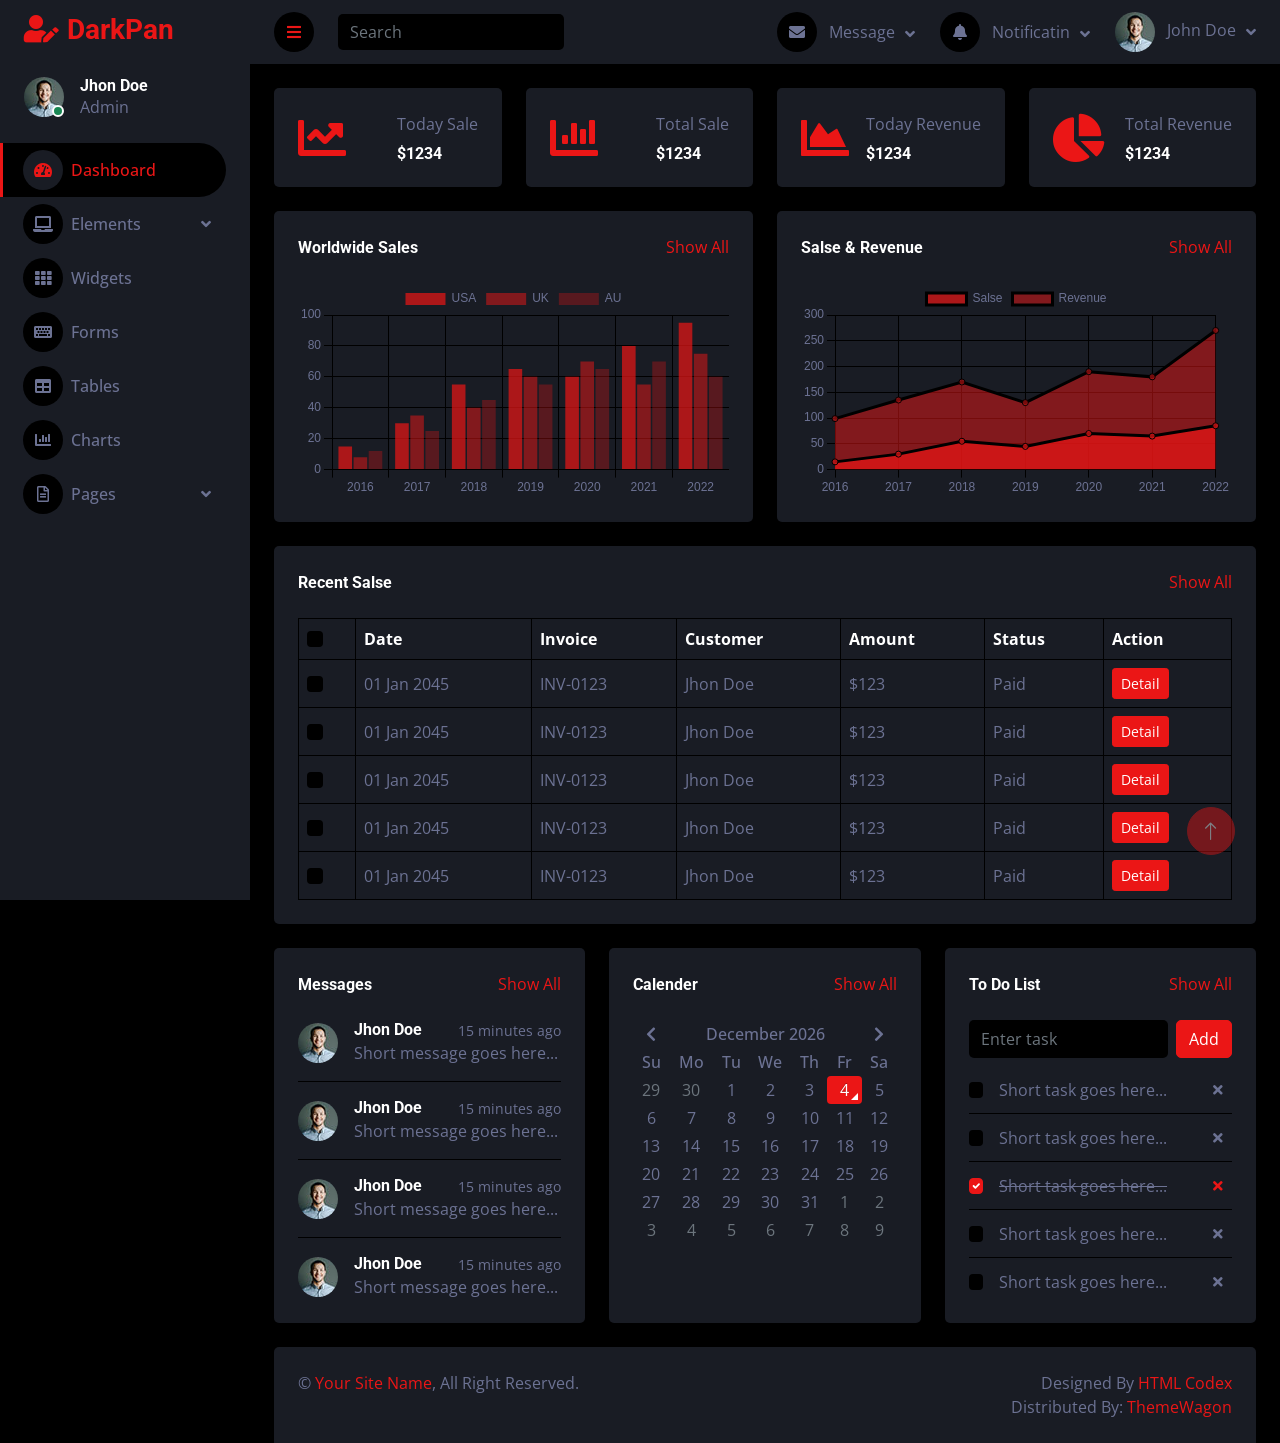
<file: EventsProject/wwwroot/darkpan-1.0.0/index.html>
<!DOCTYPE html>
<html lang="en">

<head>
    <meta charset="utf-8">
    <title>DarkPan - Bootstrap 5 Admin Template</title>
    <meta content="width=device-width, initial-scale=1.0" name="viewport">
    <meta content="" name="keywords">
    <meta content="" name="description">

    <!-- Favicon -->
    <link href="img/favicon.ico" rel="icon">

    <!-- Google Web Fonts -->
    <link rel="preconnect" href="https://fonts.googleapis.com">
    <link rel="preconnect" href="https://fonts.gstatic.com" crossorigin>
    <link href="https://fonts.googleapis.com/css2?family=Open+Sans:wght@400;600&family=Roboto:wght@500;700&display=swap" rel="stylesheet"> 
    
    <!-- Icon Font Stylesheet -->
    <link href="https://cdnjs.cloudflare.com/ajax/libs/font-awesome/5.10.0/css/all.min.css" rel="stylesheet">
    <link href="https://cdn.jsdelivr.net/npm/bootstrap-icons@1.4.1/font/bootstrap-icons.css" rel="stylesheet">

    <!-- Libraries Stylesheet -->
    <link href="lib/owlcarousel/assets/owl.carousel.min.css" rel="stylesheet">
    <link href="lib/tempusdominus/css/tempusdominus-bootstrap-4.min.css" rel="stylesheet" />

    <!-- Customized Bootstrap Stylesheet -->
    <link href="css/bootstrap.min.css" rel="stylesheet">

    <!-- Template Stylesheet -->
    <link href="css/style.css" rel="stylesheet">
</head>

<body>
    <div class="container-fluid position-relative d-flex p-0">
        <!-- Spinner Start -->
        <div id="spinner" class="show bg-dark position-fixed translate-middle w-100 vh-100 top-50 start-50 d-flex align-items-center justify-content-center">
            <div class="spinner-border text-primary" style="width: 3rem; height: 3rem;" role="status">
                <span class="sr-only">Loading...</span>
            </div>
        </div>
        <!-- Spinner End -->


        <!-- Sidebar Start -->
        <div class="sidebar pe-4 pb-3">
            <nav class="navbar bg-secondary navbar-dark">
                <a href="index.html" class="navbar-brand mx-4 mb-3">
                    <h3 class="text-primary"><i class="fa fa-user-edit me-2"></i>DarkPan</h3>
                </a>
                <div class="d-flex align-items-center ms-4 mb-4">
                    <div class="position-relative">
                        <img class="rounded-circle" src="img/user.jpg" alt="" style="width: 40px; height: 40px;">
                        <div class="bg-success rounded-circle border border-2 border-white position-absolute end-0 bottom-0 p-1"></div>
                    </div>
                    <div class="ms-3">
                        <h6 class="mb-0">Jhon Doe</h6>
                        <span>Admin</span>
                    </div>
                </div>
                <div class="navbar-nav w-100">
                    <a href="index.html" class="nav-item nav-link active"><i class="fa fa-tachometer-alt me-2"></i>Dashboard</a>
                    <div class="nav-item dropdown">
                        <a href="#" class="nav-link dropdown-toggle" data-bs-toggle="dropdown"><i class="fa fa-laptop me-2"></i>Elements</a>
                        <div class="dropdown-menu bg-transparent border-0">
                            <a href="button.html" class="dropdown-item">Buttons</a>
                            <a href="typography.html" class="dropdown-item">Typography</a>
                            <a href="element.html" class="dropdown-item">Other Elements</a>
                        </div>
                    </div>
                    <a href="widget.html" class="nav-item nav-link"><i class="fa fa-th me-2"></i>Widgets</a>
                    <a href="form.html" class="nav-item nav-link"><i class="fa fa-keyboard me-2"></i>Forms</a>
                    <a href="table.html" class="nav-item nav-link"><i class="fa fa-table me-2"></i>Tables</a>
                    <a href="chart.html" class="nav-item nav-link"><i class="fa fa-chart-bar me-2"></i>Charts</a>
                    <div class="nav-item dropdown">
                        <a href="#" class="nav-link dropdown-toggle" data-bs-toggle="dropdown"><i class="far fa-file-alt me-2"></i>Pages</a>
                        <div class="dropdown-menu bg-transparent border-0">
                            <a href="signin.html" class="dropdown-item">Sign In</a>
                            <a href="signup.html" class="dropdown-item">Sign Up</a>
                            <a href="404.html" class="dropdown-item">404 Error</a>
                            <a href="blank.html" class="dropdown-item">Blank Page</a>
                        </div>
                    </div>
                </div>
            </nav>
        </div>
        <!-- Sidebar End -->


        <!-- Content Start -->
        <div class="content">
            <!-- Navbar Start -->
            <nav class="navbar navbar-expand bg-secondary navbar-dark sticky-top px-4 py-0">
                <a href="index.html" class="navbar-brand d-flex d-lg-none me-4">
                    <h2 class="text-primary mb-0"><i class="fa fa-user-edit"></i></h2>
                </a>
                <a href="#" class="sidebar-toggler flex-shrink-0">
                    <i class="fa fa-bars"></i>
                </a>
                <form class="d-none d-md-flex ms-4">
                    <input class="form-control bg-dark border-0" type="search" placeholder="Search">
                </form>
                <div class="navbar-nav align-items-center ms-auto">
                    <div class="nav-item dropdown">
                        <a href="#" class="nav-link dropdown-toggle" data-bs-toggle="dropdown">
                            <i class="fa fa-envelope me-lg-2"></i>
                            <span class="d-none d-lg-inline-flex">Message</span>
                        </a>
                        <div class="dropdown-menu dropdown-menu-end bg-secondary border-0 rounded-0 rounded-bottom m-0">
                            <a href="#" class="dropdown-item">
                                <div class="d-flex align-items-center">
                                    <img class="rounded-circle" src="img/user.jpg" alt="" style="width: 40px; height: 40px;">
                                    <div class="ms-2">
                                        <h6 class="fw-normal mb-0">Jhon send you a message</h6>
                                        <small>15 minutes ago</small>
                                    </div>
                                </div>
                            </a>
                            <hr class="dropdown-divider">
                            <a href="#" class="dropdown-item">
                                <div class="d-flex align-items-center">
                                    <img class="rounded-circle" src="img/user.jpg" alt="" style="width: 40px; height: 40px;">
                                    <div class="ms-2">
                                        <h6 class="fw-normal mb-0">Jhon send you a message</h6>
                                        <small>15 minutes ago</small>
                                    </div>
                                </div>
                            </a>
                            <hr class="dropdown-divider">
                            <a href="#" class="dropdown-item">
                                <div class="d-flex align-items-center">
                                    <img class="rounded-circle" src="img/user.jpg" alt="" style="width: 40px; height: 40px;">
                                    <div class="ms-2">
                                        <h6 class="fw-normal mb-0">Jhon send you a message</h6>
                                        <small>15 minutes ago</small>
                                    </div>
                                </div>
                            </a>
                            <hr class="dropdown-divider">
                            <a href="#" class="dropdown-item text-center">See all message</a>
                        </div>
                    </div>
                    <div class="nav-item dropdown">
                        <a href="#" class="nav-link dropdown-toggle" data-bs-toggle="dropdown">
                            <i class="fa fa-bell me-lg-2"></i>
                            <span class="d-none d-lg-inline-flex">Notificatin</span>
                        </a>
                        <div class="dropdown-menu dropdown-menu-end bg-secondary border-0 rounded-0 rounded-bottom m-0">
                            <a href="#" class="dropdown-item">
                                <h6 class="fw-normal mb-0">Profile updated</h6>
                                <small>15 minutes ago</small>
                            </a>
                            <hr class="dropdown-divider">
                            <a href="#" class="dropdown-item">
                                <h6 class="fw-normal mb-0">New user added</h6>
                                <small>15 minutes ago</small>
                            </a>
                            <hr class="dropdown-divider">
                            <a href="#" class="dropdown-item">
                                <h6 class="fw-normal mb-0">Password changed</h6>
                                <small>15 minutes ago</small>
                            </a>
                            <hr class="dropdown-divider">
                            <a href="#" class="dropdown-item text-center">See all notifications</a>
                        </div>
                    </div>
                    <div class="nav-item dropdown">
                        <a href="#" class="nav-link dropdown-toggle" data-bs-toggle="dropdown">
                            <img class="rounded-circle me-lg-2" src="img/user.jpg" alt="" style="width: 40px; height: 40px;">
                            <span class="d-none d-lg-inline-flex">John Doe</span>
                        </a>
                        <div class="dropdown-menu dropdown-menu-end bg-secondary border-0 rounded-0 rounded-bottom m-0">
                            <a href="#" class="dropdown-item">My Profile</a>
                            <a href="#" class="dropdown-item">Settings</a>
                            <a href="#" class="dropdown-item">Log Out</a>
                        </div>
                    </div>
                </div>
            </nav>
            <!-- Navbar End -->


            <!-- Sale & Revenue Start -->
            <div class="container-fluid pt-4 px-4">
                <div class="row g-4">
                    <div class="col-sm-6 col-xl-3">
                        <div class="bg-secondary rounded d-flex align-items-center justify-content-between p-4">
                            <i class="fa fa-chart-line fa-3x text-primary"></i>
                            <div class="ms-3">
                                <p class="mb-2">Today Sale</p>
                                <h6 class="mb-0">$1234</h6>
                            </div>
                        </div>
                    </div>
                    <div class="col-sm-6 col-xl-3">
                        <div class="bg-secondary rounded d-flex align-items-center justify-content-between p-4">
                            <i class="fa fa-chart-bar fa-3x text-primary"></i>
                            <div class="ms-3">
                                <p class="mb-2">Total Sale</p>
                                <h6 class="mb-0">$1234</h6>
                            </div>
                        </div>
                    </div>
                    <div class="col-sm-6 col-xl-3">
                        <div class="bg-secondary rounded d-flex align-items-center justify-content-between p-4">
                            <i class="fa fa-chart-area fa-3x text-primary"></i>
                            <div class="ms-3">
                                <p class="mb-2">Today Revenue</p>
                                <h6 class="mb-0">$1234</h6>
                            </div>
                        </div>
                    </div>
                    <div class="col-sm-6 col-xl-3">
                        <div class="bg-secondary rounded d-flex align-items-center justify-content-between p-4">
                            <i class="fa fa-chart-pie fa-3x text-primary"></i>
                            <div class="ms-3">
                                <p class="mb-2">Total Revenue</p>
                                <h6 class="mb-0">$1234</h6>
                            </div>
                        </div>
                    </div>
                </div>
            </div>
            <!-- Sale & Revenue End -->


            <!-- Sales Chart Start -->
            <div class="container-fluid pt-4 px-4">
                <div class="row g-4">
                    <div class="col-sm-12 col-xl-6">
                        <div class="bg-secondary text-center rounded p-4">
                            <div class="d-flex align-items-center justify-content-between mb-4">
                                <h6 class="mb-0">Worldwide Sales</h6>
                                <a href="">Show All</a>
                            </div>
                            <canvas id="worldwide-sales"></canvas>
                        </div>
                    </div>
                    <div class="col-sm-12 col-xl-6">
                        <div class="bg-secondary text-center rounded p-4">
                            <div class="d-flex align-items-center justify-content-between mb-4">
                                <h6 class="mb-0">Salse & Revenue</h6>
                                <a href="">Show All</a>
                            </div>
                            <canvas id="salse-revenue"></canvas>
                        </div>
                    </div>
                </div>
            </div>
            <!-- Sales Chart End -->


            <!-- Recent Sales Start -->
            <div class="container-fluid pt-4 px-4">
                <div class="bg-secondary text-center rounded p-4">
                    <div class="d-flex align-items-center justify-content-between mb-4">
                        <h6 class="mb-0">Recent Salse</h6>
                        <a href="">Show All</a>
                    </div>
                    <div class="table-responsive">
                        <table class="table text-start align-middle table-bordered table-hover mb-0">
                            <thead>
                                <tr class="text-white">
                                    <th scope="col"><input class="form-check-input" type="checkbox"></th>
                                    <th scope="col">Date</th>
                                    <th scope="col">Invoice</th>
                                    <th scope="col">Customer</th>
                                    <th scope="col">Amount</th>
                                    <th scope="col">Status</th>
                                    <th scope="col">Action</th>
                                </tr>
                            </thead>
                            <tbody>
                                <tr>
                                    <td><input class="form-check-input" type="checkbox"></td>
                                    <td>01 Jan 2045</td>
                                    <td>INV-0123</td>
                                    <td>Jhon Doe</td>
                                    <td>$123</td>
                                    <td>Paid</td>
                                    <td><a class="btn btn-sm btn-primary" href="">Detail</a></td>
                                </tr>
                                <tr>
                                    <td><input class="form-check-input" type="checkbox"></td>
                                    <td>01 Jan 2045</td>
                                    <td>INV-0123</td>
                                    <td>Jhon Doe</td>
                                    <td>$123</td>
                                    <td>Paid</td>
                                    <td><a class="btn btn-sm btn-primary" href="">Detail</a></td>
                                </tr>
                                <tr>
                                    <td><input class="form-check-input" type="checkbox"></td>
                                    <td>01 Jan 2045</td>
                                    <td>INV-0123</td>
                                    <td>Jhon Doe</td>
                                    <td>$123</td>
                                    <td>Paid</td>
                                    <td><a class="btn btn-sm btn-primary" href="">Detail</a></td>
                                </tr>
                                <tr>
                                    <td><input class="form-check-input" type="checkbox"></td>
                                    <td>01 Jan 2045</td>
                                    <td>INV-0123</td>
                                    <td>Jhon Doe</td>
                                    <td>$123</td>
                                    <td>Paid</td>
                                    <td><a class="btn btn-sm btn-primary" href="">Detail</a></td>
                                </tr>
                                <tr>
                                    <td><input class="form-check-input" type="checkbox"></td>
                                    <td>01 Jan 2045</td>
                                    <td>INV-0123</td>
                                    <td>Jhon Doe</td>
                                    <td>$123</td>
                                    <td>Paid</td>
                                    <td><a class="btn btn-sm btn-primary" href="">Detail</a></td>
                                </tr>
                            </tbody>
                        </table>
                    </div>
                </div>
            </div>
            <!-- Recent Sales End -->


            <!-- Widgets Start -->
            <div class="container-fluid pt-4 px-4">
                <div class="row g-4">
                    <div class="col-sm-12 col-md-6 col-xl-4">
                        <div class="h-100 bg-secondary rounded p-4">
                            <div class="d-flex align-items-center justify-content-between mb-2">
                                <h6 class="mb-0">Messages</h6>
                                <a href="">Show All</a>
                            </div>
                            <div class="d-flex align-items-center border-bottom py-3">
                                <img class="rounded-circle flex-shrink-0" src="img/user.jpg" alt="" style="width: 40px; height: 40px;">
                                <div class="w-100 ms-3">
                                    <div class="d-flex w-100 justify-content-between">
                                        <h6 class="mb-0">Jhon Doe</h6>
                                        <small>15 minutes ago</small>
                                    </div>
                                    <span>Short message goes here...</span>
                                </div>
                            </div>
                            <div class="d-flex align-items-center border-bottom py-3">
                                <img class="rounded-circle flex-shrink-0" src="img/user.jpg" alt="" style="width: 40px; height: 40px;">
                                <div class="w-100 ms-3">
                                    <div class="d-flex w-100 justify-content-between">
                                        <h6 class="mb-0">Jhon Doe</h6>
                                        <small>15 minutes ago</small>
                                    </div>
                                    <span>Short message goes here...</span>
                                </div>
                            </div>
                            <div class="d-flex align-items-center border-bottom py-3">
                                <img class="rounded-circle flex-shrink-0" src="img/user.jpg" alt="" style="width: 40px; height: 40px;">
                                <div class="w-100 ms-3">
                                    <div class="d-flex w-100 justify-content-between">
                                        <h6 class="mb-0">Jhon Doe</h6>
                                        <small>15 minutes ago</small>
                                    </div>
                                    <span>Short message goes here...</span>
                                </div>
                            </div>
                            <div class="d-flex align-items-center pt-3">
                                <img class="rounded-circle flex-shrink-0" src="img/user.jpg" alt="" style="width: 40px; height: 40px;">
                                <div class="w-100 ms-3">
                                    <div class="d-flex w-100 justify-content-between">
                                        <h6 class="mb-0">Jhon Doe</h6>
                                        <small>15 minutes ago</small>
                                    </div>
                                    <span>Short message goes here...</span>
                                </div>
                            </div>
                        </div>
                    </div>
                    <div class="col-sm-12 col-md-6 col-xl-4">
                        <div class="h-100 bg-secondary rounded p-4">
                            <div class="d-flex align-items-center justify-content-between mb-4">
                                <h6 class="mb-0">Calender</h6>
                                <a href="">Show All</a>
                            </div>
                            <div id="calender"></div>
                        </div>
                    </div>
                    <div class="col-sm-12 col-md-6 col-xl-4">
                        <div class="h-100 bg-secondary rounded p-4">
                            <div class="d-flex align-items-center justify-content-between mb-4">
                                <h6 class="mb-0">To Do List</h6>
                                <a href="">Show All</a>
                            </div>
                            <div class="d-flex mb-2">
                                <input class="form-control bg-dark border-0" type="text" placeholder="Enter task">
                                <button type="button" class="btn btn-primary ms-2">Add</button>
                            </div>
                            <div class="d-flex align-items-center border-bottom py-2">
                                <input class="form-check-input m-0" type="checkbox">
                                <div class="w-100 ms-3">
                                    <div class="d-flex w-100 align-items-center justify-content-between">
                                        <span>Short task goes here...</span>
                                        <button class="btn btn-sm"><i class="fa fa-times"></i></button>
                                    </div>
                                </div>
                            </div>
                            <div class="d-flex align-items-center border-bottom py-2">
                                <input class="form-check-input m-0" type="checkbox">
                                <div class="w-100 ms-3">
                                    <div class="d-flex w-100 align-items-center justify-content-between">
                                        <span>Short task goes here...</span>
                                        <button class="btn btn-sm"><i class="fa fa-times"></i></button>
                                    </div>
                                </div>
                            </div>
                            <div class="d-flex align-items-center border-bottom py-2">
                                <input class="form-check-input m-0" type="checkbox" checked>
                                <div class="w-100 ms-3">
                                    <div class="d-flex w-100 align-items-center justify-content-between">
                                        <span><del>Short task goes here...</del></span>
                                        <button class="btn btn-sm text-primary"><i class="fa fa-times"></i></button>
                                    </div>
                                </div>
                            </div>
                            <div class="d-flex align-items-center border-bottom py-2">
                                <input class="form-check-input m-0" type="checkbox">
                                <div class="w-100 ms-3">
                                    <div class="d-flex w-100 align-items-center justify-content-between">
                                        <span>Short task goes here...</span>
                                        <button class="btn btn-sm"><i class="fa fa-times"></i></button>
                                    </div>
                                </div>
                            </div>
                            <div class="d-flex align-items-center pt-2">
                                <input class="form-check-input m-0" type="checkbox">
                                <div class="w-100 ms-3">
                                    <div class="d-flex w-100 align-items-center justify-content-between">
                                        <span>Short task goes here...</span>
                                        <button class="btn btn-sm"><i class="fa fa-times"></i></button>
                                    </div>
                                </div>
                            </div>
                        </div>
                    </div>
                </div>
            </div>
            <!-- Widgets End -->


            <!-- Footer Start -->
            <div class="container-fluid pt-4 px-4">
                <div class="bg-secondary rounded-top p-4">
                    <div class="row">
                        <div class="col-12 col-sm-6 text-center text-sm-start">
                            &copy; <a href="#">Your Site Name</a>, All Right Reserved. 
                        </div>
                        <div class="col-12 col-sm-6 text-center text-sm-end">
                            <!--/*** This template is free as long as you keep the footer author’s credit link/attribution link/backlink. If you'd like to use the template without the footer author’s credit link/attribution link/backlink, you can purchase the Credit Removal License from "https://htmlcodex.com/credit-removal". Thank you for your support. ***/-->
                            Designed By <a href="https://htmlcodex.com">HTML Codex</a>
                            <br>Distributed By: <a href="https://themewagon.com" target="_blank">ThemeWagon</a>
                        </div>
                    </div>
                </div>
            </div>
            <!-- Footer End -->
        </div>
        <!-- Content End -->


        <!-- Back to Top -->
        <a href="#" class="btn btn-lg btn-primary btn-lg-square back-to-top"><i class="bi bi-arrow-up"></i></a>
    </div>

    <!-- JavaScript Libraries -->
    <script src="https://code.jquery.com/jquery-3.4.1.min.js"></script>
    <script src="https://cdn.jsdelivr.net/npm/bootstrap@5.0.0/dist/js/bootstrap.bundle.min.js"></script>
    <script src="lib/chart/chart.min.js"></script>
    <script src="lib/easing/easing.min.js"></script>
    <script src="lib/waypoints/waypoints.min.js"></script>
    <script src="lib/owlcarousel/owl.carousel.min.js"></script>
    <script src="lib/tempusdominus/js/moment.min.js"></script>
    <script src="lib/tempusdominus/js/moment-timezone.min.js"></script>
    <script src="lib/tempusdominus/js/tempusdominus-bootstrap-4.min.js"></script>

    <!-- Template Javascript -->
    <script src="js/main.js"></script>
</body>

</html>
</file>
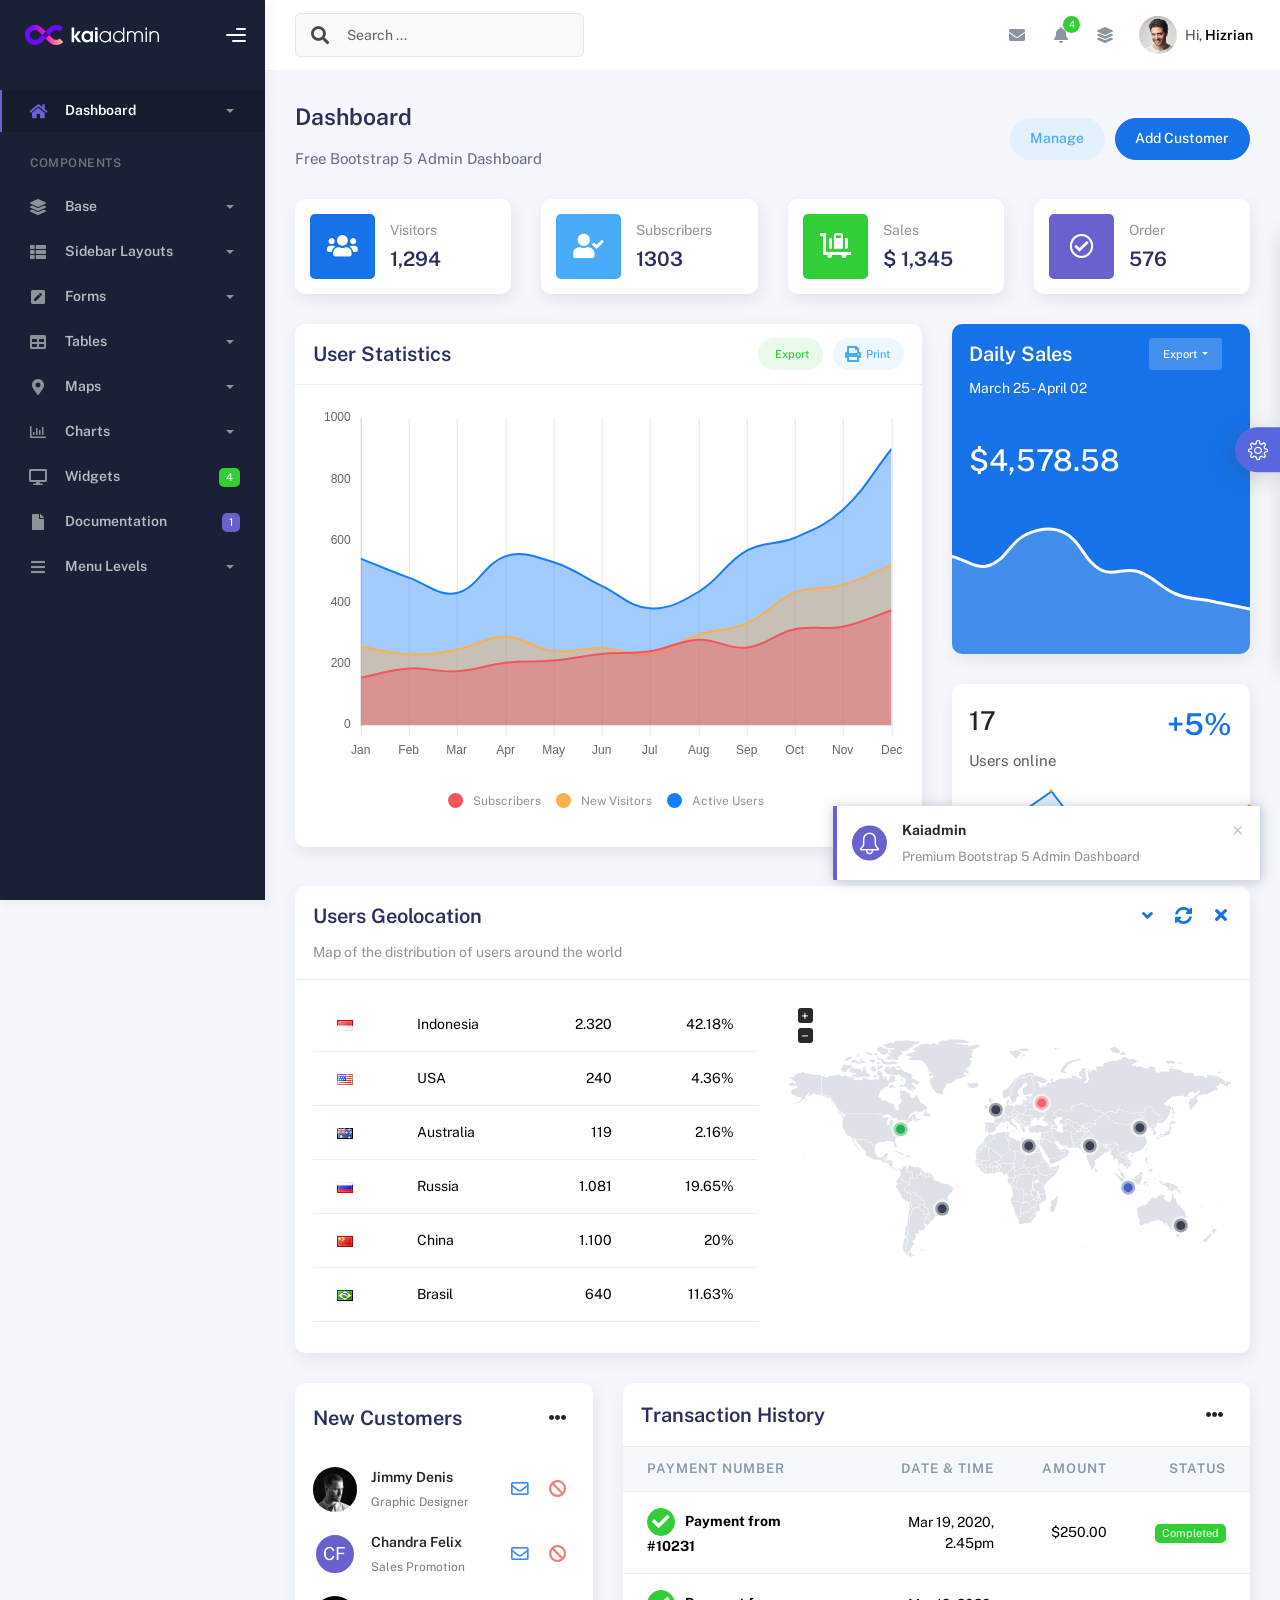
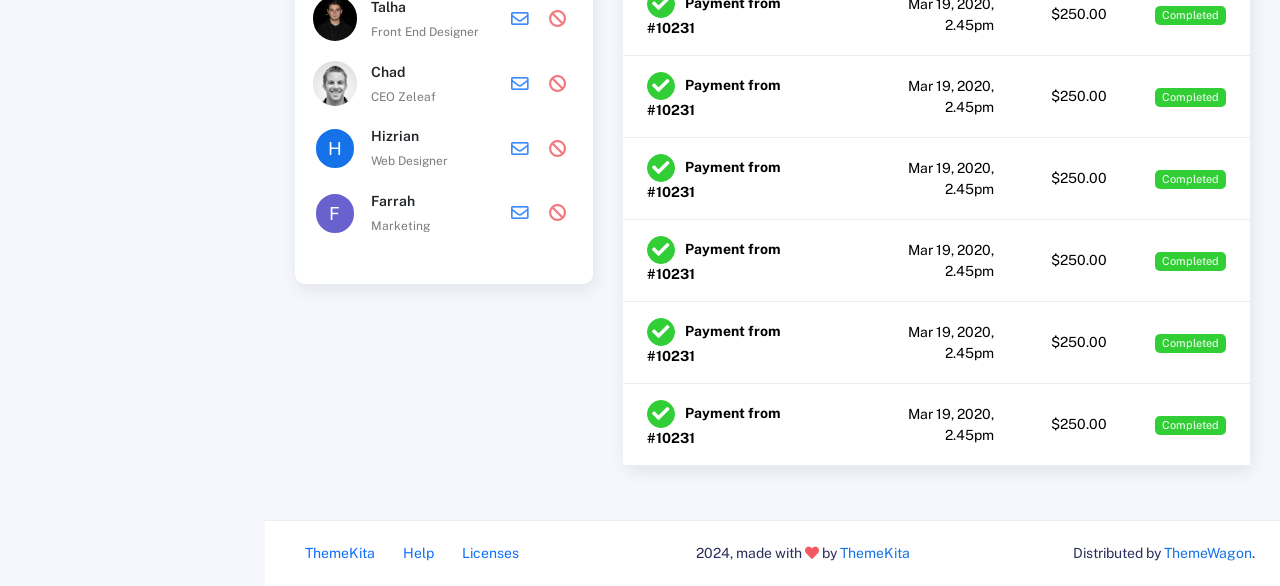
<file: EventsProject/wwwroot/kaiadmin-lite-1.2.0/index.html>
<!DOCTYPE html>
<html lang="en">
  <head>
    <meta http-equiv="X-UA-Compatible" content="IE=edge" />
    <title>Kaiadmin - Bootstrap 5 Admin Dashboard</title>
    <meta
      content="width=device-width, initial-scale=1.0, shrink-to-fit=no"
      name="viewport"
    />
    <link
      rel="icon"
      href="assets/img/kaiadmin/favicon.ico"
      type="image/x-icon"
    />

    <!-- Fonts and icons -->
    <script src="assets/js/plugin/webfont/webfont.min.js"></script>
    <script>
      WebFont.load({
        google: { families: ["Public Sans:300,400,500,600,700"] },
        custom: {
          families: [
            "Font Awesome 5 Solid",
            "Font Awesome 5 Regular",
            "Font Awesome 5 Brands",
            "simple-line-icons",
          ],
          urls: ["assets/css/fonts.min.css"],
        },
        active: function () {
          sessionStorage.fonts = true;
        },
      });
    </script>

    <!-- CSS Files -->
    <link rel="stylesheet" href="assets/css/bootstrap.min.css" />
    <link rel="stylesheet" href="assets/css/plugins.min.css" />
    <link rel="stylesheet" href="assets/css/kaiadmin.min.css" />

    <!-- CSS Just for demo purpose, don't include it in your project -->
    <link rel="stylesheet" href="assets/css/demo.css" />
  </head>
  <body>
    <div class="wrapper">
      <!-- Sidebar -->
      <div class="sidebar" data-background-color="dark">
        <div class="sidebar-logo">
          <!-- Logo Header -->
          <div class="logo-header" data-background-color="dark">
            <a href="index.html" class="logo">
              <img
                src="assets/img/kaiadmin/logo_light.svg"
                alt="navbar brand"
                class="navbar-brand"
                height="20"
              />
            </a>
            <div class="nav-toggle">
              <button class="btn btn-toggle toggle-sidebar">
                <i class="gg-menu-right"></i>
              </button>
              <button class="btn btn-toggle sidenav-toggler">
                <i class="gg-menu-left"></i>
              </button>
            </div>
            <button class="topbar-toggler more">
              <i class="gg-more-vertical-alt"></i>
            </button>
          </div>
          <!-- End Logo Header -->
        </div>
        <div class="sidebar-wrapper scrollbar scrollbar-inner">
          <div class="sidebar-content">
            <ul class="nav nav-secondary">
              <li class="nav-item active">
                <a
                  data-bs-toggle="collapse"
                  href="#dashboard"
                  class="collapsed"
                  aria-expanded="false"
                >
                  <i class="fas fa-home"></i>
                  <p>Dashboard</p>
                  <span class="caret"></span>
                </a>
                <div class="collapse" id="dashboard">
                  <ul class="nav nav-collapse">
                    <li>
                      <a href="../demo1/index.html">
                        <span class="sub-item">Dashboard 1</span>
                      </a>
                    </li>
                  </ul>
                </div>
              </li>
              <li class="nav-section">
                <span class="sidebar-mini-icon">
                  <i class="fa fa-ellipsis-h"></i>
                </span>
                <h4 class="text-section">Components</h4>
              </li>
              <li class="nav-item">
                <a data-bs-toggle="collapse" href="#base">
                  <i class="fas fa-layer-group"></i>
                  <p>Base</p>
                  <span class="caret"></span>
                </a>
                <div class="collapse" id="base">
                  <ul class="nav nav-collapse">
                    <li>
                      <a href="components/avatars.html">
                        <span class="sub-item">Avatars</span>
                      </a>
                    </li>
                    <li>
                      <a href="components/buttons.html">
                        <span class="sub-item">Buttons</span>
                      </a>
                    </li>
                    <li>
                      <a href="components/gridsystem.html">
                        <span class="sub-item">Grid System</span>
                      </a>
                    </li>
                    <li>
                      <a href="components/panels.html">
                        <span class="sub-item">Panels</span>
                      </a>
                    </li>
                    <li>
                      <a href="components/notifications.html">
                        <span class="sub-item">Notifications</span>
                      </a>
                    </li>
                    <li>
                      <a href="components/sweetalert.html">
                        <span class="sub-item">Sweet Alert</span>
                      </a>
                    </li>
                    <li>
                      <a href="components/font-awesome-icons.html">
                        <span class="sub-item">Font Awesome Icons</span>
                      </a>
                    </li>
                    <li>
                      <a href="components/simple-line-icons.html">
                        <span class="sub-item">Simple Line Icons</span>
                      </a>
                    </li>
                    <li>
                      <a href="components/typography.html">
                        <span class="sub-item">Typography</span>
                      </a>
                    </li>
                  </ul>
                </div>
              </li>
              <li class="nav-item">
                <a data-bs-toggle="collapse" href="#sidebarLayouts">
                  <i class="fas fa-th-list"></i>
                  <p>Sidebar Layouts</p>
                  <span class="caret"></span>
                </a>
                <div class="collapse" id="sidebarLayouts">
                  <ul class="nav nav-collapse">
                    <li>
                      <a href="sidebar-style-2.html">
                        <span class="sub-item">Sidebar Style 2</span>
                      </a>
                    </li>
                    <li>
                      <a href="icon-menu.html">
                        <span class="sub-item">Icon Menu</span>
                      </a>
                    </li>
                  </ul>
                </div>
              </li>
              <li class="nav-item">
                <a data-bs-toggle="collapse" href="#forms">
                  <i class="fas fa-pen-square"></i>
                  <p>Forms</p>
                  <span class="caret"></span>
                </a>
                <div class="collapse" id="forms">
                  <ul class="nav nav-collapse">
                    <li>
                      <a href="forms/forms.html">
                        <span class="sub-item">Basic Form</span>
                      </a>
                    </li>
                  </ul>
                </div>
              </li>
              <li class="nav-item">
                <a data-bs-toggle="collapse" href="#tables">
                  <i class="fas fa-table"></i>
                  <p>Tables</p>
                  <span class="caret"></span>
                </a>
                <div class="collapse" id="tables">
                  <ul class="nav nav-collapse">
                    <li>
                      <a href="tables/tables.html">
                        <span class="sub-item">Basic Table</span>
                      </a>
                    </li>
                    <li>
                      <a href="tables/datatables.html">
                        <span class="sub-item">Datatables</span>
                      </a>
                    </li>
                  </ul>
                </div>
              </li>
              <li class="nav-item">
                <a data-bs-toggle="collapse" href="#maps">
                  <i class="fas fa-map-marker-alt"></i>
                  <p>Maps</p>
                  <span class="caret"></span>
                </a>
                <div class="collapse" id="maps">
                  <ul class="nav nav-collapse">
                    <li>
                      <a href="maps/googlemaps.html">
                        <span class="sub-item">Google Maps</span>
                      </a>
                    </li>
                    <li>
                      <a href="maps/jsvectormap.html">
                        <span class="sub-item">Jsvectormap</span>
                      </a>
                    </li>
                  </ul>
                </div>
              </li>
              <li class="nav-item">
                <a data-bs-toggle="collapse" href="#charts">
                  <i class="far fa-chart-bar"></i>
                  <p>Charts</p>
                  <span class="caret"></span>
                </a>
                <div class="collapse" id="charts">
                  <ul class="nav nav-collapse">
                    <li>
                      <a href="charts/charts.html">
                        <span class="sub-item">Chart Js</span>
                      </a>
                    </li>
                    <li>
                      <a href="charts/sparkline.html">
                        <span class="sub-item">Sparkline</span>
                      </a>
                    </li>
                  </ul>
                </div>
              </li>
              <li class="nav-item">
                <a href="widgets.html">
                  <i class="fas fa-desktop"></i>
                  <p>Widgets</p>
                  <span class="badge badge-success">4</span>
                </a>
              </li>
              <li class="nav-item">
                <a href="../../documentation/index.html">
                  <i class="fas fa-file"></i>
                  <p>Documentation</p>
                  <span class="badge badge-secondary">1</span>
                </a>
              </li>
              <li class="nav-item">
                <a data-bs-toggle="collapse" href="#submenu">
                  <i class="fas fa-bars"></i>
                  <p>Menu Levels</p>
                  <span class="caret"></span>
                </a>
                <div class="collapse" id="submenu">
                  <ul class="nav nav-collapse">
                    <li>
                      <a data-bs-toggle="collapse" href="#subnav1">
                        <span class="sub-item">Level 1</span>
                        <span class="caret"></span>
                      </a>
                      <div class="collapse" id="subnav1">
                        <ul class="nav nav-collapse subnav">
                          <li>
                            <a href="#">
                              <span class="sub-item">Level 2</span>
                            </a>
                          </li>
                          <li>
                            <a href="#">
                              <span class="sub-item">Level 2</span>
                            </a>
                          </li>
                        </ul>
                      </div>
                    </li>
                    <li>
                      <a data-bs-toggle="collapse" href="#subnav2">
                        <span class="sub-item">Level 1</span>
                        <span class="caret"></span>
                      </a>
                      <div class="collapse" id="subnav2">
                        <ul class="nav nav-collapse subnav">
                          <li>
                            <a href="#">
                              <span class="sub-item">Level 2</span>
                            </a>
                          </li>
                        </ul>
                      </div>
                    </li>
                    <li>
                      <a href="#">
                        <span class="sub-item">Level 1</span>
                      </a>
                    </li>
                  </ul>
                </div>
              </li>
            </ul>
          </div>
        </div>
      </div>
      <!-- End Sidebar -->

      <div class="main-panel">
        <div class="main-header">
          <div class="main-header-logo">
            <!-- Logo Header -->
            <div class="logo-header" data-background-color="dark">
              <a href="index.html" class="logo">
                <img
                  src="assets/img/kaiadmin/logo_light.svg"
                  alt="navbar brand"
                  class="navbar-brand"
                  height="20"
                />
              </a>
              <div class="nav-toggle">
                <button class="btn btn-toggle toggle-sidebar">
                  <i class="gg-menu-right"></i>
                </button>
                <button class="btn btn-toggle sidenav-toggler">
                  <i class="gg-menu-left"></i>
                </button>
              </div>
              <button class="topbar-toggler more">
                <i class="gg-more-vertical-alt"></i>
              </button>
            </div>
            <!-- End Logo Header -->
          </div>
          <!-- Navbar Header -->
          <nav
            class="navbar navbar-header navbar-header-transparent navbar-expand-lg border-bottom"
          >
            <div class="container-fluid">
              <nav
                class="navbar navbar-header-left navbar-expand-lg navbar-form nav-search p-0 d-none d-lg-flex"
              >
                <div class="input-group">
                  <div class="input-group-prepend">
                    <button type="submit" class="btn btn-search pe-1">
                      <i class="fa fa-search search-icon"></i>
                    </button>
                  </div>
                  <input
                    type="text"
                    placeholder="Search ..."
                    class="form-control"
                  />
                </div>
              </nav>

              <ul class="navbar-nav topbar-nav ms-md-auto align-items-center">
                <li
                  class="nav-item topbar-icon dropdown hidden-caret d-flex d-lg-none"
                >
                  <a
                    class="nav-link dropdown-toggle"
                    data-bs-toggle="dropdown"
                    href="#"
                    role="button"
                    aria-expanded="false"
                    aria-haspopup="true"
                  >
                    <i class="fa fa-search"></i>
                  </a>
                  <ul class="dropdown-menu dropdown-search animated fadeIn">
                    <form class="navbar-left navbar-form nav-search">
                      <div class="input-group">
                        <input
                          type="text"
                          placeholder="Search ..."
                          class="form-control"
                        />
                      </div>
                    </form>
                  </ul>
                </li>
                <li class="nav-item topbar-icon dropdown hidden-caret">
                  <a
                    class="nav-link dropdown-toggle"
                    href="#"
                    id="messageDropdown"
                    role="button"
                    data-bs-toggle="dropdown"
                    aria-haspopup="true"
                    aria-expanded="false"
                  >
                    <i class="fa fa-envelope"></i>
                  </a>
                  <ul
                    class="dropdown-menu messages-notif-box animated fadeIn"
                    aria-labelledby="messageDropdown"
                  >
                    <li>
                      <div
                        class="dropdown-title d-flex justify-content-between align-items-center"
                      >
                        Messages
                        <a href="#" class="small">Mark all as read</a>
                      </div>
                    </li>
                    <li>
                      <div class="message-notif-scroll scrollbar-outer">
                        <div class="notif-center">
                          <a href="#">
                            <div class="notif-img">
                              <img
                                src="assets/img/jm_denis.jpg"
                                alt="Img Profile"
                              />
                            </div>
                            <div class="notif-content">
                              <span class="subject">Jimmy Denis</span>
                              <span class="block"> How are you ? </span>
                              <span class="time">5 minutes ago</span>
                            </div>
                          </a>
                          <a href="#">
                            <div class="notif-img">
                              <img
                                src="assets/img/chadengle.jpg"
                                alt="Img Profile"
                              />
                            </div>
                            <div class="notif-content">
                              <span class="subject">Chad</span>
                              <span class="block"> Ok, Thanks ! </span>
                              <span class="time">12 minutes ago</span>
                            </div>
                          </a>
                          <a href="#">
                            <div class="notif-img">
                              <img
                                src="assets/img/mlane.jpg"
                                alt="Img Profile"
                              />
                            </div>
                            <div class="notif-content">
                              <span class="subject">Jhon Doe</span>
                              <span class="block">
                                Ready for the meeting today...
                              </span>
                              <span class="time">12 minutes ago</span>
                            </div>
                          </a>
                          <a href="#">
                            <div class="notif-img">
                              <img
                                src="assets/img/talha.jpg"
                                alt="Img Profile"
                              />
                            </div>
                            <div class="notif-content">
                              <span class="subject">Talha</span>
                              <span class="block"> Hi, Apa Kabar ? </span>
                              <span class="time">17 minutes ago</span>
                            </div>
                          </a>
                        </div>
                      </div>
                    </li>
                    <li>
                      <a class="see-all" href="javascript:void(0);"
                        >See all messages<i class="fa fa-angle-right"></i>
                      </a>
                    </li>
                  </ul>
                </li>
                <li class="nav-item topbar-icon dropdown hidden-caret">
                  <a
                    class="nav-link dropdown-toggle"
                    href="#"
                    id="notifDropdown"
                    role="button"
                    data-bs-toggle="dropdown"
                    aria-haspopup="true"
                    aria-expanded="false"
                  >
                    <i class="fa fa-bell"></i>
                    <span class="notification">4</span>
                  </a>
                  <ul
                    class="dropdown-menu notif-box animated fadeIn"
                    aria-labelledby="notifDropdown"
                  >
                    <li>
                      <div class="dropdown-title">
                        You have 4 new notification
                      </div>
                    </li>
                    <li>
                      <div class="notif-scroll scrollbar-outer">
                        <div class="notif-center">
                          <a href="#">
                            <div class="notif-icon notif-primary">
                              <i class="fa fa-user-plus"></i>
                            </div>
                            <div class="notif-content">
                              <span class="block"> New user registered </span>
                              <span class="time">5 minutes ago</span>
                            </div>
                          </a>
                          <a href="#">
                            <div class="notif-icon notif-success">
                              <i class="fa fa-comment"></i>
                            </div>
                            <div class="notif-content">
                              <span class="block">
                                Rahmad commented on Admin
                              </span>
                              <span class="time">12 minutes ago</span>
                            </div>
                          </a>
                          <a href="#">
                            <div class="notif-img">
                              <img
                                src="assets/img/profile2.jpg"
                                alt="Img Profile"
                              />
                            </div>
                            <div class="notif-content">
                              <span class="block">
                                Reza send messages to you
                              </span>
                              <span class="time">12 minutes ago</span>
                            </div>
                          </a>
                          <a href="#">
                            <div class="notif-icon notif-danger">
                              <i class="fa fa-heart"></i>
                            </div>
                            <div class="notif-content">
                              <span class="block"> Farrah liked Admin </span>
                              <span class="time">17 minutes ago</span>
                            </div>
                          </a>
                        </div>
                      </div>
                    </li>
                    <li>
                      <a class="see-all" href="javascript:void(0);"
                        >See all notifications<i class="fa fa-angle-right"></i>
                      </a>
                    </li>
                  </ul>
                </li>
                <li class="nav-item topbar-icon dropdown hidden-caret">
                  <a
                    class="nav-link"
                    data-bs-toggle="dropdown"
                    href="#"
                    aria-expanded="false"
                  >
                    <i class="fas fa-layer-group"></i>
                  </a>
                  <div class="dropdown-menu quick-actions animated fadeIn">
                    <div class="quick-actions-header">
                      <span class="title mb-1">Quick Actions</span>
                      <span class="subtitle op-7">Shortcuts</span>
                    </div>
                    <div class="quick-actions-scroll scrollbar-outer">
                      <div class="quick-actions-items">
                        <div class="row m-0">
                          <a class="col-6 col-md-4 p-0" href="#">
                            <div class="quick-actions-item">
                              <div class="avatar-item bg-danger rounded-circle">
                                <i class="far fa-calendar-alt"></i>
                              </div>
                              <span class="text">Calendar</span>
                            </div>
                          </a>
                          <a class="col-6 col-md-4 p-0" href="#">
                            <div class="quick-actions-item">
                              <div
                                class="avatar-item bg-warning rounded-circle"
                              >
                                <i class="fas fa-map"></i>
                              </div>
                              <span class="text">Maps</span>
                            </div>
                          </a>
                          <a class="col-6 col-md-4 p-0" href="#">
                            <div class="quick-actions-item">
                              <div class="avatar-item bg-info rounded-circle">
                                <i class="fas fa-file-excel"></i>
                              </div>
                              <span class="text">Reports</span>
                            </div>
                          </a>
                          <a class="col-6 col-md-4 p-0" href="#">
                            <div class="quick-actions-item">
                              <div
                                class="avatar-item bg-success rounded-circle"
                              >
                                <i class="fas fa-envelope"></i>
                              </div>
                              <span class="text">Emails</span>
                            </div>
                          </a>
                          <a class="col-6 col-md-4 p-0" href="#">
                            <div class="quick-actions-item">
                              <div
                                class="avatar-item bg-primary rounded-circle"
                              >
                                <i class="fas fa-file-invoice-dollar"></i>
                              </div>
                              <span class="text">Invoice</span>
                            </div>
                          </a>
                          <a class="col-6 col-md-4 p-0" href="#">
                            <div class="quick-actions-item">
                              <div
                                class="avatar-item bg-secondary rounded-circle"
                              >
                                <i class="fas fa-credit-card"></i>
                              </div>
                              <span class="text">Payments</span>
                            </div>
                          </a>
                        </div>
                      </div>
                    </div>
                  </div>
                </li>

                <li class="nav-item topbar-user dropdown hidden-caret">
                  <a
                    class="dropdown-toggle profile-pic"
                    data-bs-toggle="dropdown"
                    href="#"
                    aria-expanded="false"
                  >
                    <div class="avatar-sm">
                      <img
                        src="assets/img/profile.jpg"
                        alt="..."
                        class="avatar-img rounded-circle"
                      />
                    </div>
                    <span class="profile-username">
                      <span class="op-7">Hi,</span>
                      <span class="fw-bold">Hizrian</span>
                    </span>
                  </a>
                  <ul class="dropdown-menu dropdown-user animated fadeIn">
                    <div class="dropdown-user-scroll scrollbar-outer">
                      <li>
                        <div class="user-box">
                          <div class="avatar-lg">
                            <img
                              src="assets/img/profile.jpg"
                              alt="image profile"
                              class="avatar-img rounded"
                            />
                          </div>
                          <div class="u-text">
                            <h4>Hizrian</h4>
                            <p class="text-muted">hello@example.com</p>
                            <a
                              href="profile.html"
                              class="btn btn-xs btn-secondary btn-sm"
                              >View Profile</a
                            >
                          </div>
                        </div>
                      </li>
                      <li>
                        <div class="dropdown-divider"></div>
                        <a class="dropdown-item" href="#">My Profile</a>
                        <a class="dropdown-item" href="#">My Balance</a>
                        <a class="dropdown-item" href="#">Inbox</a>
                        <div class="dropdown-divider"></div>
                        <a class="dropdown-item" href="#">Account Setting</a>
                        <div class="dropdown-divider"></div>
                        <a class="dropdown-item" href="#">Logout</a>
                      </li>
                    </div>
                  </ul>
                </li>
              </ul>
            </div>
          </nav>
          <!-- End Navbar -->
        </div>

        <div class="container">
          <div class="page-inner">
            <div
              class="d-flex align-items-left align-items-md-center flex-column flex-md-row pt-2 pb-4"
            >
              <div>
                <h3 class="fw-bold mb-3">Dashboard</h3>
                <h6 class="op-7 mb-2">Free Bootstrap 5 Admin Dashboard</h6>
              </div>
              <div class="ms-md-auto py-2 py-md-0">
                <a href="#" class="btn btn-label-info btn-round me-2">Manage</a>
                <a href="#" class="btn btn-primary btn-round">Add Customer</a>
              </div>
            </div>
            <div class="row">
              <div class="col-sm-6 col-md-3">
                <div class="card card-stats card-round">
                  <div class="card-body">
                    <div class="row align-items-center">
                      <div class="col-icon">
                        <div
                          class="icon-big text-center icon-primary bubble-shadow-small"
                        >
                          <i class="fas fa-users"></i>
                        </div>
                      </div>
                      <div class="col col-stats ms-3 ms-sm-0">
                        <div class="numbers">
                          <p class="card-category">Visitors</p>
                          <h4 class="card-title">1,294</h4>
                        </div>
                      </div>
                    </div>
                  </div>
                </div>
              </div>
              <div class="col-sm-6 col-md-3">
                <div class="card card-stats card-round">
                  <div class="card-body">
                    <div class="row align-items-center">
                      <div class="col-icon">
                        <div
                          class="icon-big text-center icon-info bubble-shadow-small"
                        >
                          <i class="fas fa-user-check"></i>
                        </div>
                      </div>
                      <div class="col col-stats ms-3 ms-sm-0">
                        <div class="numbers">
                          <p class="card-category">Subscribers</p>
                          <h4 class="card-title">1303</h4>
                        </div>
                      </div>
                    </div>
                  </div>
                </div>
              </div>
              <div class="col-sm-6 col-md-3">
                <div class="card card-stats card-round">
                  <div class="card-body">
                    <div class="row align-items-center">
                      <div class="col-icon">
                        <div
                          class="icon-big text-center icon-success bubble-shadow-small"
                        >
                          <i class="fas fa-luggage-cart"></i>
                        </div>
                      </div>
                      <div class="col col-stats ms-3 ms-sm-0">
                        <div class="numbers">
                          <p class="card-category">Sales</p>
                          <h4 class="card-title">$ 1,345</h4>
                        </div>
                      </div>
                    </div>
                  </div>
                </div>
              </div>
              <div class="col-sm-6 col-md-3">
                <div class="card card-stats card-round">
                  <div class="card-body">
                    <div class="row align-items-center">
                      <div class="col-icon">
                        <div
                          class="icon-big text-center icon-secondary bubble-shadow-small"
                        >
                          <i class="far fa-check-circle"></i>
                        </div>
                      </div>
                      <div class="col col-stats ms-3 ms-sm-0">
                        <div class="numbers">
                          <p class="card-category">Order</p>
                          <h4 class="card-title">576</h4>
                        </div>
                      </div>
                    </div>
                  </div>
                </div>
              </div>
            </div>
            <div class="row">
              <div class="col-md-8">
                <div class="card card-round">
                  <div class="card-header">
                    <div class="card-head-row">
                      <div class="card-title">User Statistics</div>
                      <div class="card-tools">
                        <a
                          href="#"
                          class="btn btn-label-success btn-round btn-sm me-2"
                        >
                          <span class="btn-label">
                            <i class="fa fa-pencil"></i>
                          </span>
                          Export
                        </a>
                        <a href="#" class="btn btn-label-info btn-round btn-sm">
                          <span class="btn-label">
                            <i class="fa fa-print"></i>
                          </span>
                          Print
                        </a>
                      </div>
                    </div>
                  </div>
                  <div class="card-body">
                    <div class="chart-container" style="min-height: 375px">
                      <canvas id="statisticsChart"></canvas>
                    </div>
                    <div id="myChartLegend"></div>
                  </div>
                </div>
              </div>
              <div class="col-md-4">
                <div class="card card-primary card-round">
                  <div class="card-header">
                    <div class="card-head-row">
                      <div class="card-title">Daily Sales</div>
                      <div class="card-tools">
                        <div class="dropdown">
                          <button
                            class="btn btn-sm btn-label-light dropdown-toggle"
                            type="button"
                            id="dropdownMenuButton"
                            data-bs-toggle="dropdown"
                            aria-haspopup="true"
                            aria-expanded="false"
                          >
                            Export
                          </button>
                          <div
                            class="dropdown-menu"
                            aria-labelledby="dropdownMenuButton"
                          >
                            <a class="dropdown-item" href="#">Action</a>
                            <a class="dropdown-item" href="#">Another action</a>
                            <a class="dropdown-item" href="#"
                              >Something else here</a
                            >
                          </div>
                        </div>
                      </div>
                    </div>
                    <div class="card-category">March 25 - April 02</div>
                  </div>
                  <div class="card-body pb-0">
                    <div class="mb-4 mt-2">
                      <h1>$4,578.58</h1>
                    </div>
                    <div class="pull-in">
                      <canvas id="dailySalesChart"></canvas>
                    </div>
                  </div>
                </div>
                <div class="card card-round">
                  <div class="card-body pb-0">
                    <div class="h1 fw-bold float-end text-primary">+5%</div>
                    <h2 class="mb-2">17</h2>
                    <p class="text-muted">Users online</p>
                    <div class="pull-in sparkline-fix">
                      <div id="lineChart"></div>
                    </div>
                  </div>
                </div>
              </div>
            </div>
            <div class="row">
              <div class="col-md-12">
                <div class="card card-round">
                  <div class="card-header">
                    <div class="card-head-row card-tools-still-right">
                      <h4 class="card-title">Users Geolocation</h4>
                      <div class="card-tools">
                        <button
                          class="btn btn-icon btn-link btn-primary btn-xs"
                        >
                          <span class="fa fa-angle-down"></span>
                        </button>
                        <button
                          class="btn btn-icon btn-link btn-primary btn-xs btn-refresh-card"
                        >
                          <span class="fa fa-sync-alt"></span>
                        </button>
                        <button
                          class="btn btn-icon btn-link btn-primary btn-xs"
                        >
                          <span class="fa fa-times"></span>
                        </button>
                      </div>
                    </div>
                    <p class="card-category">
                      Map of the distribution of users around the world
                    </p>
                  </div>
                  <div class="card-body">
                    <div class="row">
                      <div class="col-md-6">
                        <div class="table-responsive table-hover table-sales">
                          <table class="table">
                            <tbody>
                              <tr>
                                <td>
                                  <div class="flag">
                                    <img
                                      src="assets/img/flags/id.png"
                                      alt="indonesia"
                                    />
                                  </div>
                                </td>
                                <td>Indonesia</td>
                                <td class="text-end">2.320</td>
                                <td class="text-end">42.18%</td>
                              </tr>
                              <tr>
                                <td>
                                  <div class="flag">
                                    <img
                                      src="assets/img/flags/us.png"
                                      alt="united states"
                                    />
                                  </div>
                                </td>
                                <td>USA</td>
                                <td class="text-end">240</td>
                                <td class="text-end">4.36%</td>
                              </tr>
                              <tr>
                                <td>
                                  <div class="flag">
                                    <img
                                      src="assets/img/flags/au.png"
                                      alt="australia"
                                    />
                                  </div>
                                </td>
                                <td>Australia</td>
                                <td class="text-end">119</td>
                                <td class="text-end">2.16%</td>
                              </tr>
                              <tr>
                                <td>
                                  <div class="flag">
                                    <img
                                      src="assets/img/flags/ru.png"
                                      alt="russia"
                                    />
                                  </div>
                                </td>
                                <td>Russia</td>
                                <td class="text-end">1.081</td>
                                <td class="text-end">19.65%</td>
                              </tr>
                              <tr>
                                <td>
                                  <div class="flag">
                                    <img
                                      src="assets/img/flags/cn.png"
                                      alt="china"
                                    />
                                  </div>
                                </td>
                                <td>China</td>
                                <td class="text-end">1.100</td>
                                <td class="text-end">20%</td>
                              </tr>
                              <tr>
                                <td>
                                  <div class="flag">
                                    <img
                                      src="assets/img/flags/br.png"
                                      alt="brazil"
                                    />
                                  </div>
                                </td>
                                <td>Brasil</td>
                                <td class="text-end">640</td>
                                <td class="text-end">11.63%</td>
                              </tr>
                            </tbody>
                          </table>
                        </div>
                      </div>
                      <div class="col-md-6">
                        <div class="mapcontainer">
                          <div
                            id="world-map"
                            class="w-100"
                            style="height: 300px"
                          ></div>
                        </div>
                      </div>
                    </div>
                  </div>
                </div>
              </div>
            </div>
            <div class="row">
              <div class="col-md-4">
                <div class="card card-round">
                  <div class="card-body">
                    <div class="card-head-row card-tools-still-right">
                      <div class="card-title">New Customers</div>
                      <div class="card-tools">
                        <div class="dropdown">
                          <button
                            class="btn btn-icon btn-clean me-0"
                            type="button"
                            id="dropdownMenuButton"
                            data-bs-toggle="dropdown"
                            aria-haspopup="true"
                            aria-expanded="false"
                          >
                            <i class="fas fa-ellipsis-h"></i>
                          </button>
                          <div
                            class="dropdown-menu"
                            aria-labelledby="dropdownMenuButton"
                          >
                            <a class="dropdown-item" href="#">Action</a>
                            <a class="dropdown-item" href="#">Another action</a>
                            <a class="dropdown-item" href="#"
                              >Something else here</a
                            >
                          </div>
                        </div>
                      </div>
                    </div>
                    <div class="card-list py-4">
                      <div class="item-list">
                        <div class="avatar">
                          <img
                            src="assets/img/jm_denis.jpg"
                            alt="..."
                            class="avatar-img rounded-circle"
                          />
                        </div>
                        <div class="info-user ms-3">
                          <div class="username">Jimmy Denis</div>
                          <div class="status">Graphic Designer</div>
                        </div>
                        <button class="btn btn-icon btn-link op-8 me-1">
                          <i class="far fa-envelope"></i>
                        </button>
                        <button class="btn btn-icon btn-link btn-danger op-8">
                          <i class="fas fa-ban"></i>
                        </button>
                      </div>
                      <div class="item-list">
                        <div class="avatar">
                          <span
                            class="avatar-title rounded-circle border border-white"
                            >CF</span
                          >
                        </div>
                        <div class="info-user ms-3">
                          <div class="username">Chandra Felix</div>
                          <div class="status">Sales Promotion</div>
                        </div>
                        <button class="btn btn-icon btn-link op-8 me-1">
                          <i class="far fa-envelope"></i>
                        </button>
                        <button class="btn btn-icon btn-link btn-danger op-8">
                          <i class="fas fa-ban"></i>
                        </button>
                      </div>
                      <div class="item-list">
                        <div class="avatar">
                          <img
                            src="assets/img/talha.jpg"
                            alt="..."
                            class="avatar-img rounded-circle"
                          />
                        </div>
                        <div class="info-user ms-3">
                          <div class="username">Talha</div>
                          <div class="status">Front End Designer</div>
                        </div>
                        <button class="btn btn-icon btn-link op-8 me-1">
                          <i class="far fa-envelope"></i>
                        </button>
                        <button class="btn btn-icon btn-link btn-danger op-8">
                          <i class="fas fa-ban"></i>
                        </button>
                      </div>
                      <div class="item-list">
                        <div class="avatar">
                          <img
                            src="assets/img/chadengle.jpg"
                            alt="..."
                            class="avatar-img rounded-circle"
                          />
                        </div>
                        <div class="info-user ms-3">
                          <div class="username">Chad</div>
                          <div class="status">CEO Zeleaf</div>
                        </div>
                        <button class="btn btn-icon btn-link op-8 me-1">
                          <i class="far fa-envelope"></i>
                        </button>
                        <button class="btn btn-icon btn-link btn-danger op-8">
                          <i class="fas fa-ban"></i>
                        </button>
                      </div>
                      <div class="item-list">
                        <div class="avatar">
                          <span
                            class="avatar-title rounded-circle border border-white bg-primary"
                            >H</span
                          >
                        </div>
                        <div class="info-user ms-3">
                          <div class="username">Hizrian</div>
                          <div class="status">Web Designer</div>
                        </div>
                        <button class="btn btn-icon btn-link op-8 me-1">
                          <i class="far fa-envelope"></i>
                        </button>
                        <button class="btn btn-icon btn-link btn-danger op-8">
                          <i class="fas fa-ban"></i>
                        </button>
                      </div>
                      <div class="item-list">
                        <div class="avatar">
                          <span
                            class="avatar-title rounded-circle border border-white bg-secondary"
                            >F</span
                          >
                        </div>
                        <div class="info-user ms-3">
                          <div class="username">Farrah</div>
                          <div class="status">Marketing</div>
                        </div>
                        <button class="btn btn-icon btn-link op-8 me-1">
                          <i class="far fa-envelope"></i>
                        </button>
                        <button class="btn btn-icon btn-link btn-danger op-8">
                          <i class="fas fa-ban"></i>
                        </button>
                      </div>
                    </div>
                  </div>
                </div>
              </div>
              <div class="col-md-8">
                <div class="card card-round">
                  <div class="card-header">
                    <div class="card-head-row card-tools-still-right">
                      <div class="card-title">Transaction History</div>
                      <div class="card-tools">
                        <div class="dropdown">
                          <button
                            class="btn btn-icon btn-clean me-0"
                            type="button"
                            id="dropdownMenuButton"
                            data-bs-toggle="dropdown"
                            aria-haspopup="true"
                            aria-expanded="false"
                          >
                            <i class="fas fa-ellipsis-h"></i>
                          </button>
                          <div
                            class="dropdown-menu"
                            aria-labelledby="dropdownMenuButton"
                          >
                            <a class="dropdown-item" href="#">Action</a>
                            <a class="dropdown-item" href="#">Another action</a>
                            <a class="dropdown-item" href="#"
                              >Something else here</a
                            >
                          </div>
                        </div>
                      </div>
                    </div>
                  </div>
                  <div class="card-body p-0">
                    <div class="table-responsive">
                      <!-- Projects table -->
                      <table class="table align-items-center mb-0">
                        <thead class="thead-light">
                          <tr>
                            <th scope="col">Payment Number</th>
                            <th scope="col" class="text-end">Date & Time</th>
                            <th scope="col" class="text-end">Amount</th>
                            <th scope="col" class="text-end">Status</th>
                          </tr>
                        </thead>
                        <tbody>
                          <tr>
                            <th scope="row">
                              <button
                                class="btn btn-icon btn-round btn-success btn-sm me-2"
                              >
                                <i class="fa fa-check"></i>
                              </button>
                              Payment from #10231
                            </th>
                            <td class="text-end">Mar 19, 2020, 2.45pm</td>
                            <td class="text-end">$250.00</td>
                            <td class="text-end">
                              <span class="badge badge-success">Completed</span>
                            </td>
                          </tr>
                          <tr>
                            <th scope="row">
                              <button
                                class="btn btn-icon btn-round btn-success btn-sm me-2"
                              >
                                <i class="fa fa-check"></i>
                              </button>
                              Payment from #10231
                            </th>
                            <td class="text-end">Mar 19, 2020, 2.45pm</td>
                            <td class="text-end">$250.00</td>
                            <td class="text-end">
                              <span class="badge badge-success">Completed</span>
                            </td>
                          </tr>
                          <tr>
                            <th scope="row">
                              <button
                                class="btn btn-icon btn-round btn-success btn-sm me-2"
                              >
                                <i class="fa fa-check"></i>
                              </button>
                              Payment from #10231
                            </th>
                            <td class="text-end">Mar 19, 2020, 2.45pm</td>
                            <td class="text-end">$250.00</td>
                            <td class="text-end">
                              <span class="badge badge-success">Completed</span>
                            </td>
                          </tr>
                          <tr>
                            <th scope="row">
                              <button
                                class="btn btn-icon btn-round btn-success btn-sm me-2"
                              >
                                <i class="fa fa-check"></i>
                              </button>
                              Payment from #10231
                            </th>
                            <td class="text-end">Mar 19, 2020, 2.45pm</td>
                            <td class="text-end">$250.00</td>
                            <td class="text-end">
                              <span class="badge badge-success">Completed</span>
                            </td>
                          </tr>
                          <tr>
                            <th scope="row">
                              <button
                                class="btn btn-icon btn-round btn-success btn-sm me-2"
                              >
                                <i class="fa fa-check"></i>
                              </button>
                              Payment from #10231
                            </th>
                            <td class="text-end">Mar 19, 2020, 2.45pm</td>
                            <td class="text-end">$250.00</td>
                            <td class="text-end">
                              <span class="badge badge-success">Completed</span>
                            </td>
                          </tr>
                          <tr>
                            <th scope="row">
                              <button
                                class="btn btn-icon btn-round btn-success btn-sm me-2"
                              >
                                <i class="fa fa-check"></i>
                              </button>
                              Payment from #10231
                            </th>
                            <td class="text-end">Mar 19, 2020, 2.45pm</td>
                            <td class="text-end">$250.00</td>
                            <td class="text-end">
                              <span class="badge badge-success">Completed</span>
                            </td>
                          </tr>
                          <tr>
                            <th scope="row">
                              <button
                                class="btn btn-icon btn-round btn-success btn-sm me-2"
                              >
                                <i class="fa fa-check"></i>
                              </button>
                              Payment from #10231
                            </th>
                            <td class="text-end">Mar 19, 2020, 2.45pm</td>
                            <td class="text-end">$250.00</td>
                            <td class="text-end">
                              <span class="badge badge-success">Completed</span>
                            </td>
                          </tr>
                        </tbody>
                      </table>
                    </div>
                  </div>
                </div>
              </div>
            </div>
          </div>
        </div>

        <footer class="footer">
          <div class="container-fluid d-flex justify-content-between">
            <nav class="pull-left">
              <ul class="nav">
                <li class="nav-item">
                  <a class="nav-link" href="http://www.themekita.com">
                    ThemeKita
                  </a>
                </li>
                <li class="nav-item">
                  <a class="nav-link" href="#"> Help </a>
                </li>
                <li class="nav-item">
                  <a class="nav-link" href="#"> Licenses </a>
                </li>
              </ul>
            </nav>
            <div class="copyright">
              2024, made with <i class="fa fa-heart heart text-danger"></i> by
              <a href="http://www.themekita.com">ThemeKita</a>
            </div>
            <div>
              Distributed by
              <a target="_blank" href="https://themewagon.com/">ThemeWagon</a>.
            </div>
          </div>
        </footer>
      </div>

      <!-- Custom template | don't include it in your project! -->
      <div class="custom-template">
        <div class="title">Settings</div>
        <div class="custom-content">
          <div class="switcher">
            <div class="switch-block">
              <h4>Logo Header</h4>
              <div class="btnSwitch">
                <button
                  type="button"
                  class="selected changeLogoHeaderColor"
                  data-color="dark"
                ></button>
                <button
                  type="button"
                  class="changeLogoHeaderColor"
                  data-color="blue"
                ></button>
                <button
                  type="button"
                  class="changeLogoHeaderColor"
                  data-color="purple"
                ></button>
                <button
                  type="button"
                  class="changeLogoHeaderColor"
                  data-color="light-blue"
                ></button>
                <button
                  type="button"
                  class="changeLogoHeaderColor"
                  data-color="green"
                ></button>
                <button
                  type="button"
                  class="changeLogoHeaderColor"
                  data-color="orange"
                ></button>
                <button
                  type="button"
                  class="changeLogoHeaderColor"
                  data-color="red"
                ></button>
                <button
                  type="button"
                  class="changeLogoHeaderColor"
                  data-color="white"
                ></button>
                <br />
                <button
                  type="button"
                  class="changeLogoHeaderColor"
                  data-color="dark2"
                ></button>
                <button
                  type="button"
                  class="changeLogoHeaderColor"
                  data-color="blue2"
                ></button>
                <button
                  type="button"
                  class="changeLogoHeaderColor"
                  data-color="purple2"
                ></button>
                <button
                  type="button"
                  class="changeLogoHeaderColor"
                  data-color="light-blue2"
                ></button>
                <button
                  type="button"
                  class="changeLogoHeaderColor"
                  data-color="green2"
                ></button>
                <button
                  type="button"
                  class="changeLogoHeaderColor"
                  data-color="orange2"
                ></button>
                <button
                  type="button"
                  class="changeLogoHeaderColor"
                  data-color="red2"
                ></button>
              </div>
            </div>
            <div class="switch-block">
              <h4>Navbar Header</h4>
              <div class="btnSwitch">
                <button
                  type="button"
                  class="changeTopBarColor"
                  data-color="dark"
                ></button>
                <button
                  type="button"
                  class="changeTopBarColor"
                  data-color="blue"
                ></button>
                <button
                  type="button"
                  class="changeTopBarColor"
                  data-color="purple"
                ></button>
                <button
                  type="button"
                  class="changeTopBarColor"
                  data-color="light-blue"
                ></button>
                <button
                  type="button"
                  class="changeTopBarColor"
                  data-color="green"
                ></button>
                <button
                  type="button"
                  class="changeTopBarColor"
                  data-color="orange"
                ></button>
                <button
                  type="button"
                  class="changeTopBarColor"
                  data-color="red"
                ></button>
                <button
                  type="button"
                  class="selected changeTopBarColor"
                  data-color="white"
                ></button>
                <br />
                <button
                  type="button"
                  class="changeTopBarColor"
                  data-color="dark2"
                ></button>
                <button
                  type="button"
                  class="changeTopBarColor"
                  data-color="blue2"
                ></button>
                <button
                  type="button"
                  class="changeTopBarColor"
                  data-color="purple2"
                ></button>
                <button
                  type="button"
                  class="changeTopBarColor"
                  data-color="light-blue2"
                ></button>
                <button
                  type="button"
                  class="changeTopBarColor"
                  data-color="green2"
                ></button>
                <button
                  type="button"
                  class="changeTopBarColor"
                  data-color="orange2"
                ></button>
                <button
                  type="button"
                  class="changeTopBarColor"
                  data-color="red2"
                ></button>
              </div>
            </div>
            <div class="switch-block">
              <h4>Sidebar</h4>
              <div class="btnSwitch">
                <button
                  type="button"
                  class="changeSideBarColor"
                  data-color="white"
                ></button>
                <button
                  type="button"
                  class="selected changeSideBarColor"
                  data-color="dark"
                ></button>
                <button
                  type="button"
                  class="changeSideBarColor"
                  data-color="dark2"
                ></button>
              </div>
            </div>
          </div>
        </div>
        <div class="custom-toggle">
          <i class="icon-settings"></i>
        </div>
      </div>
      <!-- End Custom template -->
    </div>
    <!--   Core JS Files   -->
    <script src="assets/js/core/jquery-3.7.1.min.js"></script>
    <script src="assets/js/core/popper.min.js"></script>
    <script src="assets/js/core/bootstrap.min.js"></script>

    <!-- jQuery Scrollbar -->
    <script src="assets/js/plugin/jquery-scrollbar/jquery.scrollbar.min.js"></script>

    <!-- Chart JS -->
    <script src="assets/js/plugin/chart.js/chart.min.js"></script>

    <!-- jQuery Sparkline -->
    <script src="assets/js/plugin/jquery.sparkline/jquery.sparkline.min.js"></script>

    <!-- Chart Circle -->
    <script src="assets/js/plugin/chart-circle/circles.min.js"></script>

    <!-- Datatables -->
    <script src="assets/js/plugin/datatables/datatables.min.js"></script>

    <!-- Bootstrap Notify -->
    <script src="assets/js/plugin/bootstrap-notify/bootstrap-notify.min.js"></script>

    <!-- jQuery Vector Maps -->
    <script src="assets/js/plugin/jsvectormap/jsvectormap.min.js"></script>
    <script src="assets/js/plugin/jsvectormap/world.js"></script>

    <!-- Sweet Alert -->
    <script src="assets/js/plugin/sweetalert/sweetalert.min.js"></script>

    <!-- Kaiadmin JS -->
    <script src="assets/js/kaiadmin.min.js"></script>

    <!-- Kaiadmin DEMO methods, don't include it in your project! -->
    <script src="assets/js/setting-demo.js"></script>
    <script src="assets/js/demo.js"></script>
    <script>
      $("#lineChart").sparkline([102, 109, 120, 99, 110, 105, 115], {
        type: "line",
        height: "70",
        width: "100%",
        lineWidth: "2",
        lineColor: "#177dff",
        fillColor: "rgba(23, 125, 255, 0.14)",
      });

      $("#lineChart2").sparkline([99, 125, 122, 105, 110, 124, 115], {
        type: "line",
        height: "70",
        width: "100%",
        lineWidth: "2",
        lineColor: "#f3545d",
        fillColor: "rgba(243, 84, 93, .14)",
      });

      $("#lineChart3").sparkline([105, 103, 123, 100, 95, 105, 115], {
        type: "line",
        height: "70",
        width: "100%",
        lineWidth: "2",
        lineColor: "#ffa534",
        fillColor: "rgba(255, 165, 52, .14)",
      });
    </script>
  </body>
</html>
</file>
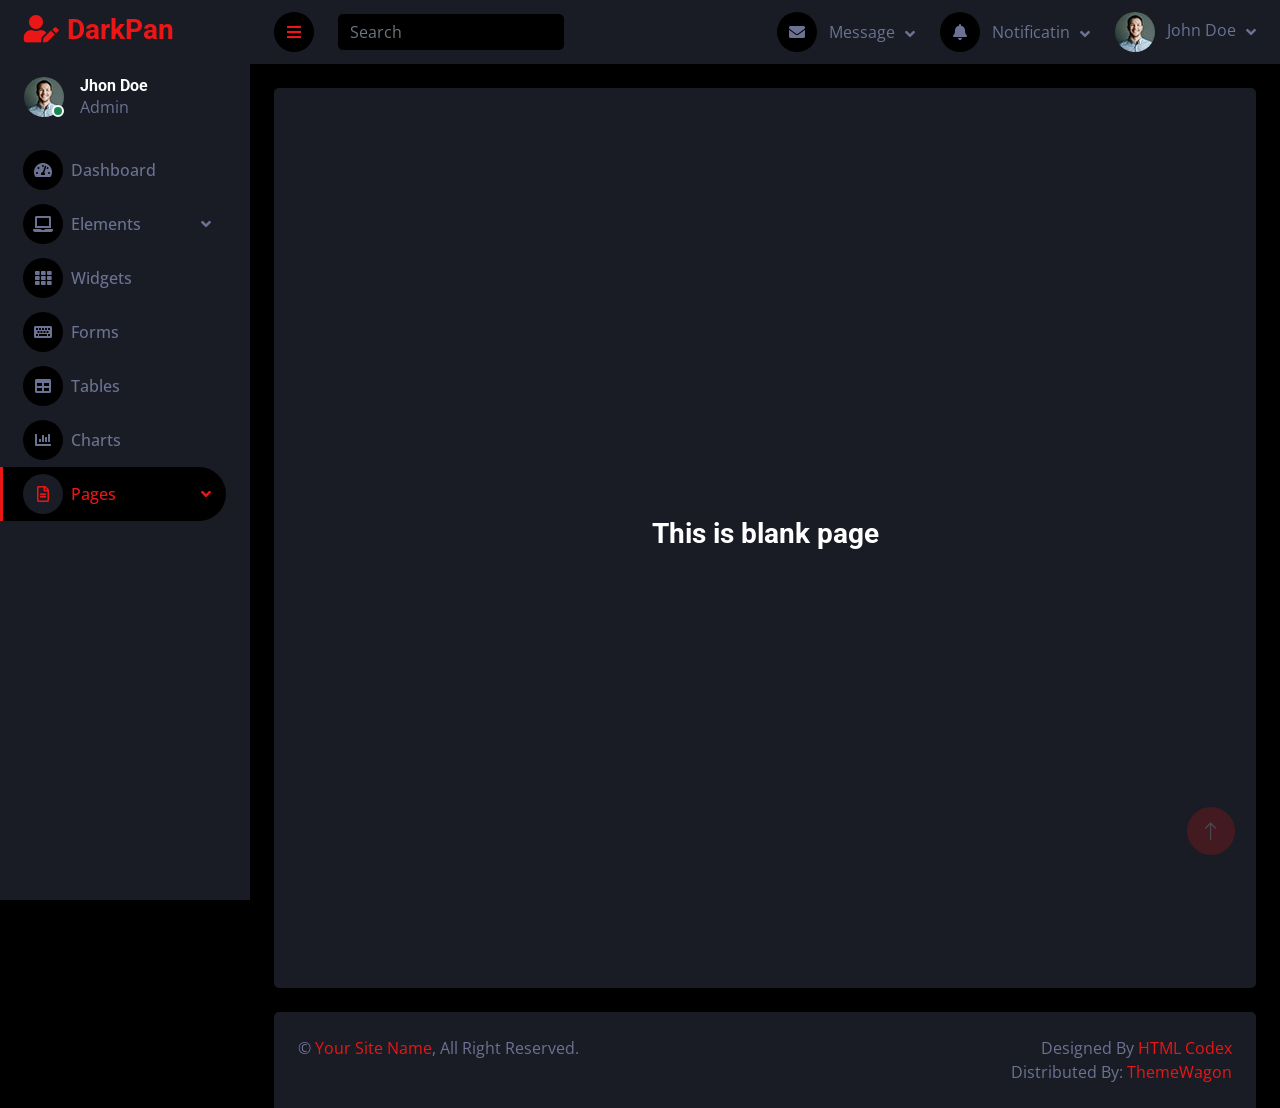
<file: EventsProject/wwwroot/darkpan-1.0.0/blank.html>
<!DOCTYPE html>
<html lang="en">

<head>
    <meta charset="utf-8">
    <title>DarkPan - Bootstrap 5 Admin Template</title>
    <meta content="width=device-width, initial-scale=1.0" name="viewport">
    <meta content="" name="keywords">
    <meta content="" name="description">

    <!-- Favicon -->
    <link href="img/favicon.ico" rel="icon">

    <!-- Google Web Fonts -->
    <link rel="preconnect" href="https://fonts.googleapis.com">
    <link rel="preconnect" href="https://fonts.gstatic.com" crossorigin>
    <link href="https://fonts.googleapis.com/css2?family=Open+Sans:wght@400;600&family=Roboto:wght@500;700&display=swap" rel="stylesheet"> 
    
    <!-- Icon Font Stylesheet -->
    <link href="https://cdnjs.cloudflare.com/ajax/libs/font-awesome/5.10.0/css/all.min.css" rel="stylesheet">
    <link href="https://cdn.jsdelivr.net/npm/bootstrap-icons@1.4.1/font/bootstrap-icons.css" rel="stylesheet">

    <!-- Libraries Stylesheet -->
    <link href="lib/owlcarousel/assets/owl.carousel.min.css" rel="stylesheet">
    <link href="lib/tempusdominus/css/tempusdominus-bootstrap-4.min.css" rel="stylesheet" />

    <!-- Customized Bootstrap Stylesheet -->
    <link href="css/bootstrap.min.css" rel="stylesheet">

    <!-- Template Stylesheet -->
    <link href="css/style.css" rel="stylesheet">
</head>

<body>
    <div class="container-fluid position-relative d-flex p-0">
        <!-- Spinner Start -->
        <div id="spinner" class="show bg-dark position-fixed translate-middle w-100 vh-100 top-50 start-50 d-flex align-items-center justify-content-center">
            <div class="spinner-border text-primary" style="width: 3rem; height: 3rem;" role="status">
                <span class="sr-only">Loading...</span>
            </div>
        </div>
        <!-- Spinner End -->


        <!-- Sidebar Start -->
        <div class="sidebar pe-4 pb-3">
            <nav class="navbar bg-secondary navbar-dark">
                <a href="index.html" class="navbar-brand mx-4 mb-3">
                    <h3 class="text-primary"><i class="fa fa-user-edit me-2"></i>DarkPan</h3>
                </a>
                <div class="d-flex align-items-center ms-4 mb-4">
                    <div class="position-relative">
                        <img class="rounded-circle" src="img/user.jpg" alt="" style="width: 40px; height: 40px;">
                        <div class="bg-success rounded-circle border border-2 border-white position-absolute end-0 bottom-0 p-1"></div>
                    </div>
                    <div class="ms-3">
                        <h6 class="mb-0">Jhon Doe</h6>
                        <span>Admin</span>
                    </div>
                </div>
                <div class="navbar-nav w-100">
                    <a href="index.html" class="nav-item nav-link"><i class="fa fa-tachometer-alt me-2"></i>Dashboard</a>
                    <div class="nav-item dropdown">
                        <a href="#" class="nav-link dropdown-toggle" data-bs-toggle="dropdown"><i class="fa fa-laptop me-2"></i>Elements</a>
                        <div class="dropdown-menu bg-transparent border-0">
                            <a href="button.html" class="dropdown-item">Buttons</a>
                            <a href="typography.html" class="dropdown-item">Typography</a>
                            <a href="element.html" class="dropdown-item">Other Elements</a>
                        </div>
                    </div>
                    <a href="widget.html" class="nav-item nav-link"><i class="fa fa-th me-2"></i>Widgets</a>
                    <a href="form.html" class="nav-item nav-link"><i class="fa fa-keyboard me-2"></i>Forms</a>
                    <a href="table.html" class="nav-item nav-link"><i class="fa fa-table me-2"></i>Tables</a>
                    <a href="chart.html" class="nav-item nav-link"><i class="fa fa-chart-bar me-2"></i>Charts</a>
                    <div class="nav-item dropdown">
                        <a href="#" class="nav-link dropdown-toggle active" data-bs-toggle="dropdown"><i class="far fa-file-alt me-2"></i>Pages</a>
                        <div class="dropdown-menu bg-transparent border-0">
                            <a href="signin.html" class="dropdown-item">Sign In</a>
                            <a href="signup.html" class="dropdown-item">Sign Up</a>
                            <a href="404.html" class="dropdown-item">404 Error</a>
                            <a href="blank.html" class="dropdown-item active">Blank Page</a>
                        </div>
                    </div>
                </div>
            </nav>
        </div>
        <!-- Sidebar End -->


        <!-- Content Start -->
        <div class="content">
            <!-- Navbar Start -->
            <nav class="navbar navbar-expand bg-secondary navbar-dark sticky-top px-4 py-0">
                <a href="index.html" class="navbar-brand d-flex d-lg-none me-4">
                    <h2 class="text-primary mb-0"><i class="fa fa-user-edit"></i></h2>
                </a>
                <a href="#" class="sidebar-toggler flex-shrink-0">
                    <i class="fa fa-bars"></i>
                </a>
                <form class="d-none d-md-flex ms-4">
                    <input class="form-control bg-dark border-0" type="search" placeholder="Search">
                </form>
                <div class="navbar-nav align-items-center ms-auto">
                    <div class="nav-item dropdown">
                        <a href="#" class="nav-link dropdown-toggle" data-bs-toggle="dropdown">
                            <i class="fa fa-envelope me-lg-2"></i>
                            <span class="d-none d-lg-inline-flex">Message</span>
                        </a>
                        <div class="dropdown-menu dropdown-menu-end bg-secondary border-0 rounded-0 rounded-bottom m-0">
                            <a href="#" class="dropdown-item">
                                <div class="d-flex align-items-center">
                                    <img class="rounded-circle" src="img/user.jpg" alt="" style="width: 40px; height: 40px;">
                                    <div class="ms-2">
                                        <h6 class="fw-normal mb-0">Jhon send you a message</h6>
                                        <small>15 minutes ago</small>
                                    </div>
                                </div>
                            </a>
                            <hr class="dropdown-divider">
                            <a href="#" class="dropdown-item">
                                <div class="d-flex align-items-center">
                                    <img class="rounded-circle" src="img/user.jpg" alt="" style="width: 40px; height: 40px;">
                                    <div class="ms-2">
                                        <h6 class="fw-normal mb-0">Jhon send you a message</h6>
                                        <small>15 minutes ago</small>
                                    </div>
                                </div>
                            </a>
                            <hr class="dropdown-divider">
                            <a href="#" class="dropdown-item">
                                <div class="d-flex align-items-center">
                                    <img class="rounded-circle" src="img/user.jpg" alt="" style="width: 40px; height: 40px;">
                                    <div class="ms-2">
                                        <h6 class="fw-normal mb-0">Jhon send you a message</h6>
                                        <small>15 minutes ago</small>
                                    </div>
                                </div>
                            </a>
                            <hr class="dropdown-divider">
                            <a href="#" class="dropdown-item text-center">See all message</a>
                        </div>
                    </div>
                    <div class="nav-item dropdown">
                        <a href="#" class="nav-link dropdown-toggle" data-bs-toggle="dropdown">
                            <i class="fa fa-bell me-lg-2"></i>
                            <span class="d-none d-lg-inline-flex">Notificatin</span>
                        </a>
                        <div class="dropdown-menu dropdown-menu-end bg-secondary border-0 rounded-0 rounded-bottom m-0">
                            <a href="#" class="dropdown-item">
                                <h6 class="fw-normal mb-0">Profile updated</h6>
                                <small>15 minutes ago</small>
                            </a>
                            <hr class="dropdown-divider">
                            <a href="#" class="dropdown-item">
                                <h6 class="fw-normal mb-0">New user added</h6>
                                <small>15 minutes ago</small>
                            </a>
                            <hr class="dropdown-divider">
                            <a href="#" class="dropdown-item">
                                <h6 class="fw-normal mb-0">Password changed</h6>
                                <small>15 minutes ago</small>
                            </a>
                            <hr class="dropdown-divider">
                            <a href="#" class="dropdown-item text-center">See all notifications</a>
                        </div>
                    </div>
                    <div class="nav-item dropdown">
                        <a href="#" class="nav-link dropdown-toggle" data-bs-toggle="dropdown">
                            <img class="rounded-circle me-lg-2" src="img/user.jpg" alt="" style="width: 40px; height: 40px;">
                            <span class="d-none d-lg-inline-flex">John Doe</span>
                        </a>
                        <div class="dropdown-menu dropdown-menu-end bg-secondary border-0 rounded-0 rounded-bottom m-0">
                            <a href="#" class="dropdown-item">My Profile</a>
                            <a href="#" class="dropdown-item">Settings</a>
                            <a href="#" class="dropdown-item">Log Out</a>
                        </div>
                    </div>
                </div>
            </nav>
            <!-- Navbar End -->


            <!-- Blank Start -->
            <div class="container-fluid pt-4 px-4">
                <div class="row vh-100 bg-secondary rounded align-items-center justify-content-center mx-0">
                    <div class="col-md-6 text-center">
                        <h3>This is blank page</h3>
                    </div>
                </div>
            </div>
            <!-- Blank End -->


            <!-- Footer Start -->
            <div class="container-fluid pt-4 px-4">
                <div class="bg-secondary rounded-top p-4">
                    <div class="row">
                        <div class="col-12 col-sm-6 text-center text-sm-start">
                            &copy; <a href="#">Your Site Name</a>, All Right Reserved. 
                        </div>
                        <div class="col-12 col-sm-6 text-center text-sm-end">
                            <!--/*** This template is free as long as you keep the footer author’s credit link/attribution link/backlink. If you'd like to use the template without the footer author’s credit link/attribution link/backlink, you can purchase the Credit Removal License from "https://htmlcodex.com/credit-removal". Thank you for your support. ***/-->
                            Designed By <a href="https://htmlcodex.com">HTML Codex</a>
                            <br>Distributed By: <a href="https://themewagon.com" target="_blank">ThemeWagon</a>
                        </div>
                    </div>
                </div>
            </div>
            <!-- Footer End -->
        </div>
        <!-- Content End -->


        <!-- Back to Top -->
        <a href="#" class="btn btn-lg btn-primary btn-lg-square back-to-top"><i class="bi bi-arrow-up"></i></a>
    </div>

    <!-- JavaScript Libraries -->
    <script src="https://code.jquery.com/jquery-3.4.1.min.js"></script>
    <script src="https://cdn.jsdelivr.net/npm/bootstrap@5.0.0/dist/js/bootstrap.bundle.min.js"></script>
    <script src="lib/chart/chart.min.js"></script>
    <script src="lib/easing/easing.min.js"></script>
    <script src="lib/waypoints/waypoints.min.js"></script>
    <script src="lib/owlcarousel/owl.carousel.min.js"></script>
    <script src="lib/tempusdominus/js/moment.min.js"></script>
    <script src="lib/tempusdominus/js/moment-timezone.min.js"></script>
    <script src="lib/tempusdominus/js/tempusdominus-bootstrap-4.min.js"></script>

    <!-- Template Javascript -->
    <script src="js/main.js"></script>
</body>

</html>
</file>
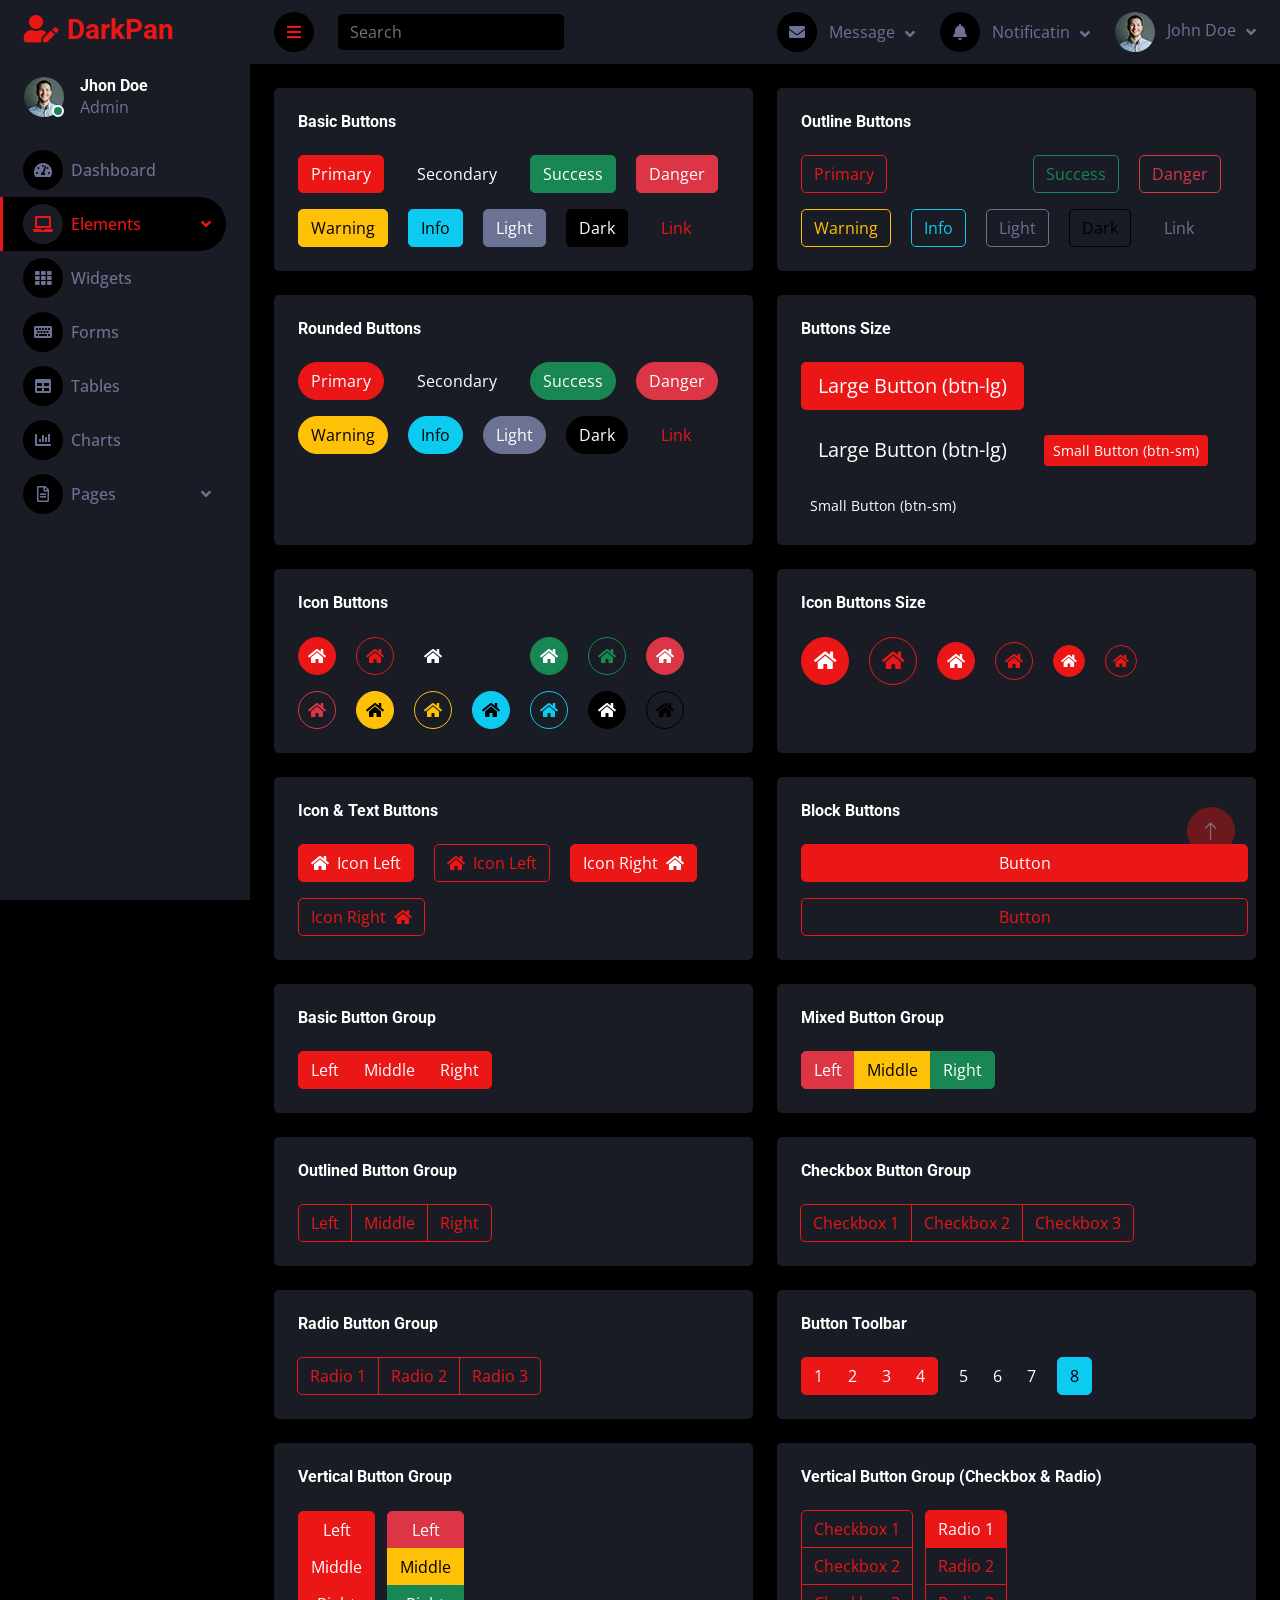
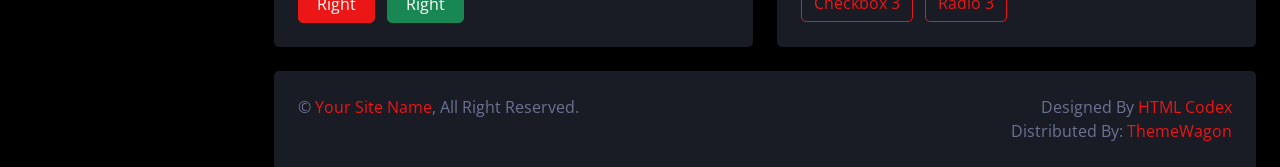
<file: EventsProject/wwwroot/darkpan-1.0.0/button.html>
<!DOCTYPE html>
<html lang="en">

<head>
    <meta charset="utf-8">
    <title>DarkPan - Bootstrap 5 Admin Template</title>
    <meta content="width=device-width, initial-scale=1.0" name="viewport">
    <meta content="" name="keywords">
    <meta content="" name="description">

    <!-- Favicon -->
    <link href="img/favicon.ico" rel="icon">

    <!-- Google Web Fonts -->
    <link rel="preconnect" href="https://fonts.googleapis.com">
    <link rel="preconnect" href="https://fonts.gstatic.com" crossorigin>
    <link href="https://fonts.googleapis.com/css2?family=Open+Sans:wght@400;600&family=Roboto:wght@500;700&display=swap" rel="stylesheet"> 
    
    <!-- Icon Font Stylesheet -->
    <link href="https://cdnjs.cloudflare.com/ajax/libs/font-awesome/5.10.0/css/all.min.css" rel="stylesheet">
    <link href="https://cdn.jsdelivr.net/npm/bootstrap-icons@1.4.1/font/bootstrap-icons.css" rel="stylesheet">

    <!-- Libraries Stylesheet -->
    <link href="lib/owlcarousel/assets/owl.carousel.min.css" rel="stylesheet">
    <link href="lib/tempusdominus/css/tempusdominus-bootstrap-4.min.css" rel="stylesheet" />

    <!-- Customized Bootstrap Stylesheet -->
    <link href="css/bootstrap.min.css" rel="stylesheet">

    <!-- Template Stylesheet -->
    <link href="css/style.css" rel="stylesheet">
</head>

<body>
    <div class="container-fluid position-relative d-flex p-0">
        <!-- Spinner Start -->
        <div id="spinner" class="show bg-dark position-fixed translate-middle w-100 vh-100 top-50 start-50 d-flex align-items-center justify-content-center">
            <div class="spinner-border text-primary" style="width: 3rem; height: 3rem;" role="status">
                <span class="sr-only">Loading...</span>
            </div>
        </div>
        <!-- Spinner End -->


        <!-- Sidebar Start -->
        <div class="sidebar pe-4 pb-3">
            <nav class="navbar bg-secondary navbar-dark">
                <a href="index.html" class="navbar-brand mx-4 mb-3">
                    <h3 class="text-primary"><i class="fa fa-user-edit me-2"></i>DarkPan</h3>
                </a>
                <div class="d-flex align-items-center ms-4 mb-4">
                    <div class="position-relative">
                        <img class="rounded-circle" src="img/user.jpg" alt="" style="width: 40px; height: 40px;">
                        <div class="bg-success rounded-circle border border-2 border-white position-absolute end-0 bottom-0 p-1"></div>
                    </div>
                    <div class="ms-3">
                        <h6 class="mb-0">Jhon Doe</h6>
                        <span>Admin</span>
                    </div>
                </div>
                <div class="navbar-nav w-100">
                    <a href="index.html" class="nav-item nav-link"><i class="fa fa-tachometer-alt me-2"></i>Dashboard</a>
                    <div class="nav-item dropdown">
                        <a href="#" class="nav-link dropdown-toggle active" data-bs-toggle="dropdown"><i class="fa fa-laptop me-2"></i>Elements</a>
                        <div class="dropdown-menu bg-transparent border-0">
                            <a href="button.html" class="dropdown-item active">Buttons</a>
                            <a href="typography.html" class="dropdown-item">Typography</a>
                            <a href="element.html" class="dropdown-item">Other Elements</a>
                        </div>
                    </div>
                    <a href="widget.html" class="nav-item nav-link"><i class="fa fa-th me-2"></i>Widgets</a>
                    <a href="form.html" class="nav-item nav-link"><i class="fa fa-keyboard me-2"></i>Forms</a>
                    <a href="table.html" class="nav-item nav-link"><i class="fa fa-table me-2"></i>Tables</a>
                    <a href="chart.html" class="nav-item nav-link"><i class="fa fa-chart-bar me-2"></i>Charts</a>
                    <div class="nav-item dropdown">
                        <a href="#" class="nav-link dropdown-toggle" data-bs-toggle="dropdown"><i class="far fa-file-alt me-2"></i>Pages</a>
                        <div class="dropdown-menu bg-transparent border-0">
                            <a href="signin.html" class="dropdown-item">Sign In</a>
                            <a href="signup.html" class="dropdown-item">Sign Up</a>
                            <a href="404.html" class="dropdown-item">404 Error</a>
                            <a href="blank.html" class="dropdown-item">Blank Page</a>
                        </div>
                    </div>
                </div>
            </nav>
        </div>
        <!-- Sidebar End -->


        <!-- Content Start -->
        <div class="content">
            <!-- Navbar Start -->
            <nav class="navbar navbar-expand bg-secondary navbar-dark sticky-top px-4 py-0">
                <a href="index.html" class="navbar-brand d-flex d-lg-none me-4">
                    <h2 class="text-primary mb-0"><i class="fa fa-user-edit"></i></h2>
                </a>
                <a href="#" class="sidebar-toggler flex-shrink-0">
                    <i class="fa fa-bars"></i>
                </a>
                <form class="d-none d-md-flex ms-4">
                    <input class="form-control bg-dark border-0" type="search" placeholder="Search">
                </form>
                <div class="navbar-nav align-items-center ms-auto">
                    <div class="nav-item dropdown">
                        <a href="#" class="nav-link dropdown-toggle" data-bs-toggle="dropdown">
                            <i class="fa fa-envelope me-lg-2"></i>
                            <span class="d-none d-lg-inline-flex">Message</span>
                        </a>
                        <div class="dropdown-menu dropdown-menu-end bg-secondary border-0 rounded-0 rounded-bottom m-0">
                            <a href="#" class="dropdown-item">
                                <div class="d-flex align-items-center">
                                    <img class="rounded-circle" src="img/user.jpg" alt="" style="width: 40px; height: 40px;">
                                    <div class="ms-2">
                                        <h6 class="fw-normal mb-0">Jhon send you a message</h6>
                                        <small>15 minutes ago</small>
                                    </div>
                                </div>
                            </a>
                            <hr class="dropdown-divider">
                            <a href="#" class="dropdown-item">
                                <div class="d-flex align-items-center">
                                    <img class="rounded-circle" src="img/user.jpg" alt="" style="width: 40px; height: 40px;">
                                    <div class="ms-2">
                                        <h6 class="fw-normal mb-0">Jhon send you a message</h6>
                                        <small>15 minutes ago</small>
                                    </div>
                                </div>
                            </a>
                            <hr class="dropdown-divider">
                            <a href="#" class="dropdown-item">
                                <div class="d-flex align-items-center">
                                    <img class="rounded-circle" src="img/user.jpg" alt="" style="width: 40px; height: 40px;">
                                    <div class="ms-2">
                                        <h6 class="fw-normal mb-0">Jhon send you a message</h6>
                                        <small>15 minutes ago</small>
                                    </div>
                                </div>
                            </a>
                            <hr class="dropdown-divider">
                            <a href="#" class="dropdown-item text-center">See all message</a>
                        </div>
                    </div>
                    <div class="nav-item dropdown">
                        <a href="#" class="nav-link dropdown-toggle" data-bs-toggle="dropdown">
                            <i class="fa fa-bell me-lg-2"></i>
                            <span class="d-none d-lg-inline-flex">Notificatin</span>
                        </a>
                        <div class="dropdown-menu dropdown-menu-end bg-secondary border-0 rounded-0 rounded-bottom m-0">
                            <a href="#" class="dropdown-item">
                                <h6 class="fw-normal mb-0">Profile updated</h6>
                                <small>15 minutes ago</small>
                            </a>
                            <hr class="dropdown-divider">
                            <a href="#" class="dropdown-item">
                                <h6 class="fw-normal mb-0">New user added</h6>
                                <small>15 minutes ago</small>
                            </a>
                            <hr class="dropdown-divider">
                            <a href="#" class="dropdown-item">
                                <h6 class="fw-normal mb-0">Password changed</h6>
                                <small>15 minutes ago</small>
                            </a>
                            <hr class="dropdown-divider">
                            <a href="#" class="dropdown-item text-center">See all notifications</a>
                        </div>
                    </div>
                    <div class="nav-item dropdown">
                        <a href="#" class="nav-link dropdown-toggle" data-bs-toggle="dropdown">
                            <img class="rounded-circle me-lg-2" src="img/user.jpg" alt="" style="width: 40px; height: 40px;">
                            <span class="d-none d-lg-inline-flex">John Doe</span>
                        </a>
                        <div class="dropdown-menu dropdown-menu-end bg-secondary border-0 rounded-0 rounded-bottom m-0">
                            <a href="#" class="dropdown-item">My Profile</a>
                            <a href="#" class="dropdown-item">Settings</a>
                            <a href="#" class="dropdown-item">Log Out</a>
                        </div>
                    </div>
                </div>
            </nav>
            <!-- Navbar End -->


            <!-- Button Start -->
            <div class="container-fluid pt-4 px-4">
                <div class="row g-4">
                    <div class="col-sm-12 col-xl-6">
                        <div class="bg-secondary rounded h-100 p-4">
                            <h6 class="mb-4">Basic Buttons</h6>
                            <div class="m-n2">
                                <button type="button" class="btn btn-primary m-2">Primary</button>
                                <button type="button" class="btn btn-secondary m-2">Secondary</button>
                                <button type="button" class="btn btn-success m-2">Success</button>
                                <button type="button" class="btn btn-danger m-2">Danger</button>
                                <button type="button" class="btn btn-warning m-2">Warning</button>
                                <button type="button" class="btn btn-info m-2">Info</button>
                                <button type="button" class="btn btn-light m-2">Light</button>
                                <button type="button" class="btn btn-dark m-2">Dark</button>
                                <button type="button" class="btn btn-link m-2">Link</button>
                            </div>
                        </div>
                    </div>
                    <div class="col-sm-12 col-xl-6">
                        <div class="bg-secondary rounded h-100 p-4">
                            <h6 class="mb-4">Outline Buttons</h6>
                            <div class="m-n2">
                                <button type="button" class="btn btn-outline-primary m-2">Primary</button>
                                <button type="button" class="btn btn-outline-secondary m-2">Secondary</button>
                                <button type="button" class="btn btn-outline-success m-2">Success</button>
                                <button type="button" class="btn btn-outline-danger m-2">Danger</button>
                                <button type="button" class="btn btn-outline-warning m-2">Warning</button>
                                <button type="button" class="btn btn-outline-info m-2">Info</button>
                                <button type="button" class="btn btn-outline-light m-2">Light</button>
                                <button type="button" class="btn btn-outline-dark m-2">Dark</button>
                                <button type="button" class="btn btn-outline-link m-2">Link</button>
                            </div>
                        </div>
                    </div>
                    <div class="col-sm-12 col-xl-6">
                        <div class="bg-secondary rounded h-100 p-4">
                            <h6 class="mb-4">Rounded Buttons</h6>
                            <div class="m-n2">
                                <button type="button" class="btn btn-primary rounded-pill m-2">Primary</button>
                                <button type="button" class="btn btn-secondary rounded-pill m-2">Secondary</button>
                                <button type="button" class="btn btn-success rounded-pill m-2">Success</button>
                                <button type="button" class="btn btn-danger rounded-pill m-2">Danger</button>
                                <button type="button" class="btn btn-warning rounded-pill m-2">Warning</button>
                                <button type="button" class="btn btn-info rounded-pill m-2">Info</button>
                                <button type="button" class="btn btn-light rounded-pill m-2">Light</button>
                                <button type="button" class="btn btn-dark rounded-pill m-2">Dark</button>
                                <button type="button" class="btn btn-link rounded-pill m-2">Link</button>
                            </div>
                        </div>
                    </div>
                    <div class="col-sm-12 col-xl-6">
                        <div class="bg-secondary rounded h-100 p-4">
                            <h6 class="mb-4">Buttons Size</h6>
                            <div class="m-n2">
                                <button type="button" class="btn btn-lg btn-primary m-2">Large Button (btn-lg)</button>
                                <button type="button" class="btn btn-lg btn-secondary m-2">Large Button (btn-lg)</button>
                                <button type="button" class="btn btn-sm btn-primary m-2">Small Button (btn-sm)</button>
                                <button type="button" class="btn btn-sm btn-secondary m-2">Small Button (btn-sm)</button>
                            </div>
                        </div>
                    </div>
                    <div class="col-sm-12 col-xl-6">
                        <div class="bg-secondary rounded h-100 p-4">
                            <h6 class="mb-4">Icon Buttons</h6>
                            <div class="m-n2">
                                <button type="button" class="btn btn-square btn-primary m-2"><i class="fa fa-home"></i></button>
                                <button type="button" class="btn btn-square btn-outline-primary m-2"><i class="fa fa-home"></i></button>
                                <button type="button" class="btn btn-square btn-secondary m-2"><i class="fa fa-home"></i></button>
                                <button type="button" class="btn btn-square btn-outline-secondary m-2"><i class="fa fa-home"></i></button>
                                <button type="button" class="btn btn-square btn-success m-2"><i class="fa fa-home"></i></button>
                                <button type="button" class="btn btn-square btn-outline-success m-2"><i class="fa fa-home"></i></button>
                                <button type="button" class="btn btn-square btn-danger m-2"><i class="fa fa-home"></i></button>
                                <button type="button" class="btn btn-square btn-outline-danger m-2"><i class="fa fa-home"></i></button>
                                <button type="button" class="btn btn-square btn-warning m-2"><i class="fa fa-home"></i></button>
                                <button type="button" class="btn btn-square btn-outline-warning m-2"><i class="fa fa-home"></i></button>
                                <button type="button" class="btn btn-square btn-info m-2"><i class="fa fa-home"></i></button>
                                <button type="button" class="btn btn-square btn-outline-info m-2"><i class="fa fa-home"></i></button>
                                <button type="button" class="btn btn-square btn-dark m-2"><i class="fa fa-home"></i></button>
                                <button type="button" class="btn btn-square btn-outline-dark m-2"><i class="fa fa-home"></i></button>
                            </div>
                        </div>
                    </div>
                    <div class="col-sm-12 col-xl-6">
                        <div class="bg-secondary rounded h-100 p-4">
                            <h6 class="mb-4">Icon Buttons Size</h6>
                            <div class="m-n2">
                                <button type="button" class="btn btn-lg btn-lg-square btn-primary m-2"><i class="fa fa-home"></i></button>
                                <button type="button" class="btn btn-lg btn-lg-square btn-outline-primary m-2"><i class="fa fa-home"></i></button>
                                <button type="button" class="btn btn-square btn-primary m-2"><i class="fa fa-home"></i></button>
                                <button type="button" class="btn btn-square btn-outline-primary m-2"><i class="fa fa-home"></i></button>
                                <button type="button" class="btn btn-sm btn-sm-square btn-primary m-2"><i class="fa fa-home"></i></button>
                                <button type="button" class="btn btn-sm btn-sm-square btn-outline-primary m-2"><i class="fa fa-home"></i></button>
                            </div>
                        </div>
                    </div>
                    <div class="col-sm-12 col-xl-6">
                        <div class="bg-secondary rounded h-100 p-4">
                            <h6 class="mb-4">Icon & Text Buttons</h6>
                            <div class="m-n2">
                                <button type="button" class="btn btn-primary m-2"><i class="fa fa-home me-2"></i>Icon Left</button>
                                <button type="button" class="btn btn-outline-primary m-2"><i class="fa fa-home me-2"></i>Icon Left</button>
                                <button type="button" class="btn btn-primary m-2">Icon Right<i class="fa fa-home ms-2"></i></button>
                                <button type="button" class="btn btn-outline-primary m-2">Icon Right<i class="fa fa-home ms-2"></i></button>
                            </div>
                        </div>
                    </div>
                    <div class="col-sm-12 col-xl-6">
                        <div class="bg-secondary rounded h-100 p-4">
                            <h6 class="mb-4">Block Buttons</h6>
                            <div class="m-n2">
                                <button class="btn btn-primary w-100 m-2" type="button">Button</button>
                                <button class="btn btn-outline-primary w-100 m-2" type="button">Button</button>
                            </div>
                        </div>
                    </div>
                    <div class="col-sm-12 col-xl-6">
                        <div class="bg-secondary rounded h-100 p-4">
                            <h6 class="mb-4">Basic Button Group</h6>
                            <div class="btn-group" role="group">
                                <button type="button" class="btn btn-primary">Left</button>
                                <button type="button" class="btn btn-primary">Middle</button>
                                <button type="button" class="btn btn-primary">Right</button>
                            </div>
                        </div>
                    </div>
                    <div class="col-sm-12 col-xl-6">
                        <div class="bg-secondary rounded h-100 p-4">
                            <h6 class="mb-4">Mixed Button Group</h6>
                            <div class="btn-group" role="group">
                                <button type="button" class="btn btn-danger">Left</button>
                                <button type="button" class="btn btn-warning">Middle</button>
                                <button type="button" class="btn btn-success">Right</button>
                            </div>
                        </div>
                    </div>
                    <div class="col-sm-12 col-xl-6">
                        <div class="bg-secondary rounded h-100 p-4">
                            <h6 class="mb-4">Outlined Button Group</h6>
                            <div class="btn-group" role="group">
                                <button type="button" class="btn btn-outline-primary">Left</button>
                                <button type="button" class="btn btn-outline-primary">Middle</button>
                                <button type="button" class="btn btn-outline-primary">Right</button>
                            </div>
                        </div>
                    </div>
                    <div class="col-sm-12 col-xl-6">
                        <div class="bg-secondary rounded h-100 p-4">
                            <h6 class="mb-4">Checkbox Button Group</h6>
                            <div class="btn-group" role="group">
                                <input type="checkbox" class="btn-check" id="btncheck1" autocomplete="off">
                                <label class="btn btn-outline-primary" for="btncheck1">Checkbox 1</label>

                                <input type="checkbox" class="btn-check" id="btncheck2" autocomplete="off">
                                <label class="btn btn-outline-primary" for="btncheck2">Checkbox 2</label>

                                <input type="checkbox" class="btn-check" id="btncheck3" autocomplete="off">
                                <label class="btn btn-outline-primary" for="btncheck3">Checkbox 3</label>
                            </div>
                        </div>
                    </div>
                    <div class="col-sm-12 col-xl-6">
                        <div class="bg-secondary rounded h-100 p-4">
                            <h6 class="mb-4">Radio Button Group</h6>
                            <div class="btn-group" role="group">
                                <input type="radio" class="btn-check" name="btnradio" id="btnradio1" autocomplete="off"
                                    checked>
                                <label class="btn btn-outline-primary" for="btnradio1">Radio 1</label>

                                <input type="radio" class="btn-check" name="btnradio" id="btnradio2" autocomplete="off">
                                <label class="btn btn-outline-primary" for="btnradio2">Radio 2</label>

                                <input type="radio" class="btn-check" name="btnradio" id="btnradio3" autocomplete="off">
                                <label class="btn btn-outline-primary" for="btnradio3">Radio 3</label>
                            </div>
                        </div>
                    </div>
                    <div class="col-sm-12 col-xl-6">
                        <div class="bg-secondary rounded h-100 p-4">
                            <h6 class="mb-4">Button Toolbar</h6>
                            <div class="btn-toolbar" role="toolbar">
                                <div class="btn-group me-2" role="group" aria-label="First group">
                                    <button type="button" class="btn btn-primary">1</button>
                                    <button type="button" class="btn btn-primary">2</button>
                                    <button type="button" class="btn btn-primary">3</button>
                                    <button type="button" class="btn btn-primary">4</button>
                                </div>
                                <div class="btn-group me-2" role="group" aria-label="Second group">
                                    <button type="button" class="btn btn-secondary">5</button>
                                    <button type="button" class="btn btn-secondary">6</button>
                                    <button type="button" class="btn btn-secondary">7</button>
                                </div>
                                <div class="btn-group" role="group" aria-label="Third group">
                                    <button type="button" class="btn btn-info">8</button>
                                </div>
                            </div>
                        </div>
                    </div>
                    <div class="col-sm-12 col-xl-6">
                        <div class="bg-secondary rounded h-100 p-4">
                            <h6 class="mb-4">Vertical Button Group</h6>
                            <div class="btn-group-vertical me-2" role="group">
                                <button type="button" class="btn btn-primary">Left</button>
                                <button type="button" class="btn btn-primary">Middle</button>
                                <button type="button" class="btn btn-primary">Right</button>
                            </div>
                            <div class="btn-group-vertical" role="group">
                                <button type="button" class="btn btn-danger">Left</button>
                                <button type="button" class="btn btn-warning">Middle</button>
                                <button type="button" class="btn btn-success">Right</button>
                            </div>
                        </div>
                    </div>
                    <div class="col-sm-12 col-xl-6">
                        <div class="bg-secondary rounded h-100 p-4">
                            <h6 class="mb-4">Vertical Button Group (Checkbox & Radio)</h6>
                            <div class="btn-group-vertical me-2" role="group">
                                <input type="checkbox" class="btn-check" id="btncheck1" autocomplete="off">
                                <label class="btn btn-outline-primary" for="btncheck1">Checkbox 1</label>

                                <input type="checkbox" class="btn-check" id="btncheck2" autocomplete="off">
                                <label class="btn btn-outline-primary" for="btncheck2">Checkbox 2</label>

                                <input type="checkbox" class="btn-check" id="btncheck3" autocomplete="off">
                                <label class="btn btn-outline-primary" for="btncheck3">Checkbox 3</label>
                            </div>
                            <div class="btn-group-vertical" role="group">
                                <input type="radio" class="btn-check" name="btnradio" id="btnradio1" autocomplete="off"
                                    checked>
                                <label class="btn btn-outline-primary" for="btnradio1">Radio 1</label>

                                <input type="radio" class="btn-check" name="btnradio" id="btnradio2" autocomplete="off">
                                <label class="btn btn-outline-primary" for="btnradio2">Radio 2</label>

                                <input type="radio" class="btn-check" name="btnradio" id="btnradio3" autocomplete="off">
                                <label class="btn btn-outline-primary" for="btnradio3">Radio 3</label>
                            </div>
                        </div>
                    </div>
                </div>
            </div>
            <!-- Button End -->


            <!-- Footer Start -->
            <div class="container-fluid pt-4 px-4">
                <div class="bg-secondary rounded-top p-4">
                    <div class="row">
                        <div class="col-12 col-sm-6 text-center text-sm-start">
                            &copy; <a href="#">Your Site Name</a>, All Right Reserved. 
                        </div>
                        <div class="col-12 col-sm-6 text-center text-sm-end">
                            <!--/*** This template is free as long as you keep the footer author’s credit link/attribution link/backlink. If you'd like to use the template without the footer author’s credit link/attribution link/backlink, you can purchase the Credit Removal License from "https://htmlcodex.com/credit-removal". Thank you for your support. ***/-->
                            Designed By <a href="https://htmlcodex.com">HTML Codex</a>
                            <br>Distributed By: <a href="https://themewagon.com" target="_blank">ThemeWagon</a>
                        </div>
                    </div>
                </div>
            </div>
            <!-- Footer End -->
        </div>
        <!-- Content End -->


        <!-- Back to Top -->
        <a href="#" class="btn btn-lg btn-primary btn-lg-square back-to-top"><i class="bi bi-arrow-up"></i></a>
    </div>

    <!-- JavaScript Libraries -->
    <script src="https://code.jquery.com/jquery-3.4.1.min.js"></script>
    <script src="https://cdn.jsdelivr.net/npm/bootstrap@5.0.0/dist/js/bootstrap.bundle.min.js"></script>
    <script src="lib/chart/chart.min.js"></script>
    <script src="lib/easing/easing.min.js"></script>
    <script src="lib/waypoints/waypoints.min.js"></script>
    <script src="lib/owlcarousel/owl.carousel.min.js"></script>
    <script src="lib/tempusdominus/js/moment.min.js"></script>
    <script src="lib/tempusdominus/js/moment-timezone.min.js"></script>
    <script src="lib/tempusdominus/js/tempusdominus-bootstrap-4.min.js"></script>

    <!-- Template Javascript -->
    <script src="js/main.js"></script>
</body>

</html>
</file>
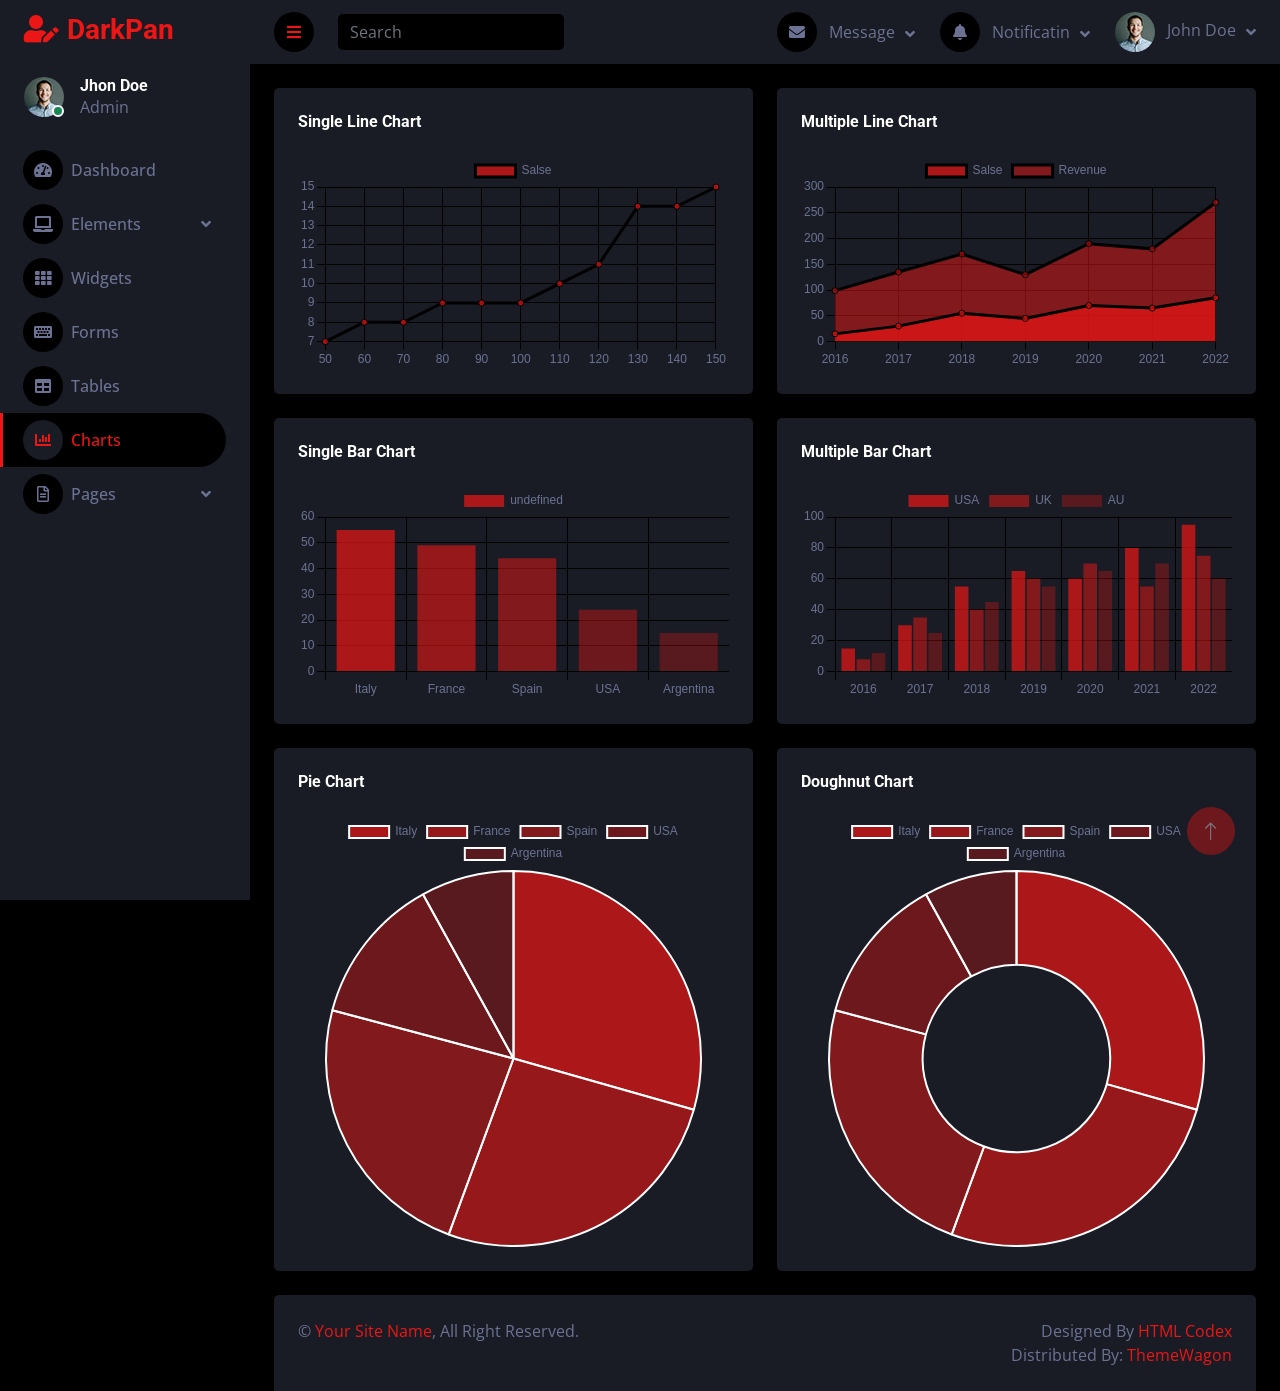
<file: EventsProject/wwwroot/darkpan-1.0.0/chart.html>
<!DOCTYPE html>
<html lang="en">

<head>
    <meta charset="utf-8">
    <title>DarkPan - Bootstrap 5 Admin Template</title>
    <meta content="width=device-width, initial-scale=1.0" name="viewport">
    <meta content="" name="keywords">
    <meta content="" name="description">

    <!-- Favicon -->
    <link href="img/favicon.ico" rel="icon">

    <!-- Google Web Fonts -->
    <link rel="preconnect" href="https://fonts.googleapis.com">
    <link rel="preconnect" href="https://fonts.gstatic.com" crossorigin>
    <link href="https://fonts.googleapis.com/css2?family=Open+Sans:wght@400;600&family=Roboto:wght@500;700&display=swap" rel="stylesheet"> 
    
    <!-- Icon Font Stylesheet -->
    <link href="https://cdnjs.cloudflare.com/ajax/libs/font-awesome/5.10.0/css/all.min.css" rel="stylesheet">
    <link href="https://cdn.jsdelivr.net/npm/bootstrap-icons@1.4.1/font/bootstrap-icons.css" rel="stylesheet">

    <!-- Libraries Stylesheet -->
    <link href="lib/owlcarousel/assets/owl.carousel.min.css" rel="stylesheet">
    <link href="lib/tempusdominus/css/tempusdominus-bootstrap-4.min.css" rel="stylesheet" />

    <!-- Customized Bootstrap Stylesheet -->
    <link href="css/bootstrap.min.css" rel="stylesheet">

    <!-- Template Stylesheet -->
    <link href="css/style.css" rel="stylesheet">
</head>

<body>
    <div class="container-fluid position-relative d-flex p-0">
        <!-- Spinner Start -->
        <div id="spinner" class="show bg-dark position-fixed translate-middle w-100 vh-100 top-50 start-50 d-flex align-items-center justify-content-center">
            <div class="spinner-border text-primary" style="width: 3rem; height: 3rem;" role="status">
                <span class="sr-only">Loading...</span>
            </div>
        </div>
        <!-- Spinner End -->


        <!-- Sidebar Start -->
        <div class="sidebar pe-4 pb-3">
            <nav class="navbar bg-secondary navbar-dark">
                <a href="index.html" class="navbar-brand mx-4 mb-3">
                    <h3 class="text-primary"><i class="fa fa-user-edit me-2"></i>DarkPan</h3>
                </a>
                <div class="d-flex align-items-center ms-4 mb-4">
                    <div class="position-relative">
                        <img class="rounded-circle" src="img/user.jpg" alt="" style="width: 40px; height: 40px;">
                        <div class="bg-success rounded-circle border border-2 border-white position-absolute end-0 bottom-0 p-1"></div>
                    </div>
                    <div class="ms-3">
                        <h6 class="mb-0">Jhon Doe</h6>
                        <span>Admin</span>
                    </div>
                </div>
                <div class="navbar-nav w-100">
                    <a href="index.html" class="nav-item nav-link"><i class="fa fa-tachometer-alt me-2"></i>Dashboard</a>
                    <div class="nav-item dropdown">
                        <a href="#" class="nav-link dropdown-toggle" data-bs-toggle="dropdown"><i class="fa fa-laptop me-2"></i>Elements</a>
                        <div class="dropdown-menu bg-transparent border-0">
                            <a href="button.html" class="dropdown-item">Buttons</a>
                            <a href="typography.html" class="dropdown-item">Typography</a>
                            <a href="element.html" class="dropdown-item">Other Elements</a>
                        </div>
                    </div>
                    <a href="widget.html" class="nav-item nav-link"><i class="fa fa-th me-2"></i>Widgets</a>
                    <a href="form.html" class="nav-item nav-link"><i class="fa fa-keyboard me-2"></i>Forms</a>
                    <a href="table.html" class="nav-item nav-link"><i class="fa fa-table me-2"></i>Tables</a>
                    <a href="chart.html" class="nav-item nav-link active"><i class="fa fa-chart-bar me-2"></i>Charts</a>
                    <div class="nav-item dropdown">
                        <a href="#" class="nav-link dropdown-toggle" data-bs-toggle="dropdown"><i class="far fa-file-alt me-2"></i>Pages</a>
                        <div class="dropdown-menu bg-transparent border-0">
                            <a href="signin.html" class="dropdown-item">Sign In</a>
                            <a href="signup.html" class="dropdown-item">Sign Up</a>
                            <a href="404.html" class="dropdown-item">404 Error</a>
                            <a href="blank.html" class="dropdown-item">Blank Page</a>
                        </div>
                    </div>
                </div>
            </nav>
        </div>
        <!-- Sidebar End -->


        <!-- Content Start -->
        <div class="content">
            <!-- Navbar Start -->
            <nav class="navbar navbar-expand bg-secondary navbar-dark sticky-top px-4 py-0">
                <a href="index.html" class="navbar-brand d-flex d-lg-none me-4">
                    <h2 class="text-primary mb-0"><i class="fa fa-user-edit"></i></h2>
                </a>
                <a href="#" class="sidebar-toggler flex-shrink-0">
                    <i class="fa fa-bars"></i>
                </a>
                <form class="d-none d-md-flex ms-4">
                    <input class="form-control bg-dark border-0" type="search" placeholder="Search">
                </form>
                <div class="navbar-nav align-items-center ms-auto">
                    <div class="nav-item dropdown">
                        <a href="#" class="nav-link dropdown-toggle" data-bs-toggle="dropdown">
                            <i class="fa fa-envelope me-lg-2"></i>
                            <span class="d-none d-lg-inline-flex">Message</span>
                        </a>
                        <div class="dropdown-menu dropdown-menu-end bg-secondary border-0 rounded-0 rounded-bottom m-0">
                            <a href="#" class="dropdown-item">
                                <div class="d-flex align-items-center">
                                    <img class="rounded-circle" src="img/user.jpg" alt="" style="width: 40px; height: 40px;">
                                    <div class="ms-2">
                                        <h6 class="fw-normal mb-0">Jhon send you a message</h6>
                                        <small>15 minutes ago</small>
                                    </div>
                                </div>
                            </a>
                            <hr class="dropdown-divider">
                            <a href="#" class="dropdown-item">
                                <div class="d-flex align-items-center">
                                    <img class="rounded-circle" src="img/user.jpg" alt="" style="width: 40px; height: 40px;">
                                    <div class="ms-2">
                                        <h6 class="fw-normal mb-0">Jhon send you a message</h6>
                                        <small>15 minutes ago</small>
                                    </div>
                                </div>
                            </a>
                            <hr class="dropdown-divider">
                            <a href="#" class="dropdown-item">
                                <div class="d-flex align-items-center">
                                    <img class="rounded-circle" src="img/user.jpg" alt="" style="width: 40px; height: 40px;">
                                    <div class="ms-2">
                                        <h6 class="fw-normal mb-0">Jhon send you a message</h6>
                                        <small>15 minutes ago</small>
                                    </div>
                                </div>
                            </a>
                            <hr class="dropdown-divider">
                            <a href="#" class="dropdown-item text-center">See all message</a>
                        </div>
                    </div>
                    <div class="nav-item dropdown">
                        <a href="#" class="nav-link dropdown-toggle" data-bs-toggle="dropdown">
                            <i class="fa fa-bell me-lg-2"></i>
                            <span class="d-none d-lg-inline-flex">Notificatin</span>
                        </a>
                        <div class="dropdown-menu dropdown-menu-end bg-secondary border-0 rounded-0 rounded-bottom m-0">
                            <a href="#" class="dropdown-item">
                                <h6 class="fw-normal mb-0">Profile updated</h6>
                                <small>15 minutes ago</small>
                            </a>
                            <hr class="dropdown-divider">
                            <a href="#" class="dropdown-item">
                                <h6 class="fw-normal mb-0">New user added</h6>
                                <small>15 minutes ago</small>
                            </a>
                            <hr class="dropdown-divider">
                            <a href="#" class="dropdown-item">
                                <h6 class="fw-normal mb-0">Password changed</h6>
                                <small>15 minutes ago</small>
                            </a>
                            <hr class="dropdown-divider">
                            <a href="#" class="dropdown-item text-center">See all notifications</a>
                        </div>
                    </div>
                    <div class="nav-item dropdown">
                        <a href="#" class="nav-link dropdown-toggle" data-bs-toggle="dropdown">
                            <img class="rounded-circle me-lg-2" src="img/user.jpg" alt="" style="width: 40px; height: 40px;">
                            <span class="d-none d-lg-inline-flex">John Doe</span>
                        </a>
                        <div class="dropdown-menu dropdown-menu-end bg-secondary border-0 rounded-0 rounded-bottom m-0">
                            <a href="#" class="dropdown-item">My Profile</a>
                            <a href="#" class="dropdown-item">Settings</a>
                            <a href="#" class="dropdown-item">Log Out</a>
                        </div>
                    </div>
                </div>
            </nav>
            <!-- Navbar End -->


            <!-- Chart Start -->
            <div class="container-fluid pt-4 px-4">
                <div class="row g-4">
                    <div class="col-sm-12 col-xl-6">
                        <div class="bg-secondary rounded h-100 p-4">
                            <h6 class="mb-4">Single Line Chart</h6>
                            <canvas id="line-chart"></canvas>
                        </div>
                    </div>
                    <div class="col-sm-12 col-xl-6">
                        <div class="bg-secondary rounded h-100 p-4">
                            <h6 class="mb-4">Multiple Line Chart</h6>
                            <canvas id="salse-revenue"></canvas>
                        </div>
                    </div>
                    <div class="col-sm-12 col-xl-6">
                        <div class="bg-secondary rounded h-100 p-4">
                            <h6 class="mb-4">Single Bar Chart</h6>
                            <canvas id="bar-chart"></canvas>
                        </div>
                    </div>
                    <div class="col-sm-12 col-xl-6">
                        <div class="bg-secondary rounded h-100 p-4">
                            <h6 class="mb-4">Multiple Bar Chart</h6>
                            <canvas id="worldwide-sales"></canvas>
                        </div>
                    </div>
                    <div class="col-sm-12 col-xl-6">
                        <div class="bg-secondary rounded h-100 p-4">
                            <h6 class="mb-4">Pie Chart</h6>
                            <canvas id="pie-chart"></canvas>
                        </div>
                    </div>
                    <div class="col-sm-12 col-xl-6">
                        <div class="bg-secondary rounded h-100 p-4">
                            <h6 class="mb-4">Doughnut Chart</h6>
                            <canvas id="doughnut-chart"></canvas>
                        </div>
                    </div>
                </div>
            </div>
            <!-- Chart End -->


            <!-- Footer Start -->
            <div class="container-fluid pt-4 px-4">
                <div class="bg-secondary rounded-top p-4">
                    <div class="row">
                        <div class="col-12 col-sm-6 text-center text-sm-start">
                            &copy; <a href="#">Your Site Name</a>, All Right Reserved. 
                        </div>
                        <div class="col-12 col-sm-6 text-center text-sm-end">
                            <!--/*** This template is free as long as you keep the footer author’s credit link/attribution link/backlink. If you'd like to use the template without the footer author’s credit link/attribution link/backlink, you can purchase the Credit Removal License from "https://htmlcodex.com/credit-removal". Thank you for your support. ***/-->
                            Designed By <a href="https://htmlcodex.com">HTML Codex</a>
                            <br>Distributed By: <a href="https://themewagon.com" target="_blank">ThemeWagon</a>
                        </div>
                    </div>
                </div>
            </div>
            <!-- Footer End -->
        </div>
        <!-- Content End -->


        <!-- Back to Top -->
        <a href="#" class="btn btn-lg btn-primary btn-lg-square back-to-top"><i class="bi bi-arrow-up"></i></a>
    </div>

    <!-- JavaScript Libraries -->
    <script src="https://code.jquery.com/jquery-3.4.1.min.js"></script>
    <script src="https://cdn.jsdelivr.net/npm/bootstrap@5.0.0/dist/js/bootstrap.bundle.min.js"></script>
    <script src="lib/chart/chart.min.js"></script>
    <script src="lib/easing/easing.min.js"></script>
    <script src="lib/waypoints/waypoints.min.js"></script>
    <script src="lib/owlcarousel/owl.carousel.min.js"></script>
    <script src="lib/tempusdominus/js/moment.min.js"></script>
    <script src="lib/tempusdominus/js/moment-timezone.min.js"></script>
    <script src="lib/tempusdominus/js/tempusdominus-bootstrap-4.min.js"></script>

    <!-- Template Javascript -->
    <script src="js/main.js"></script>
</body>

</html>
</file>
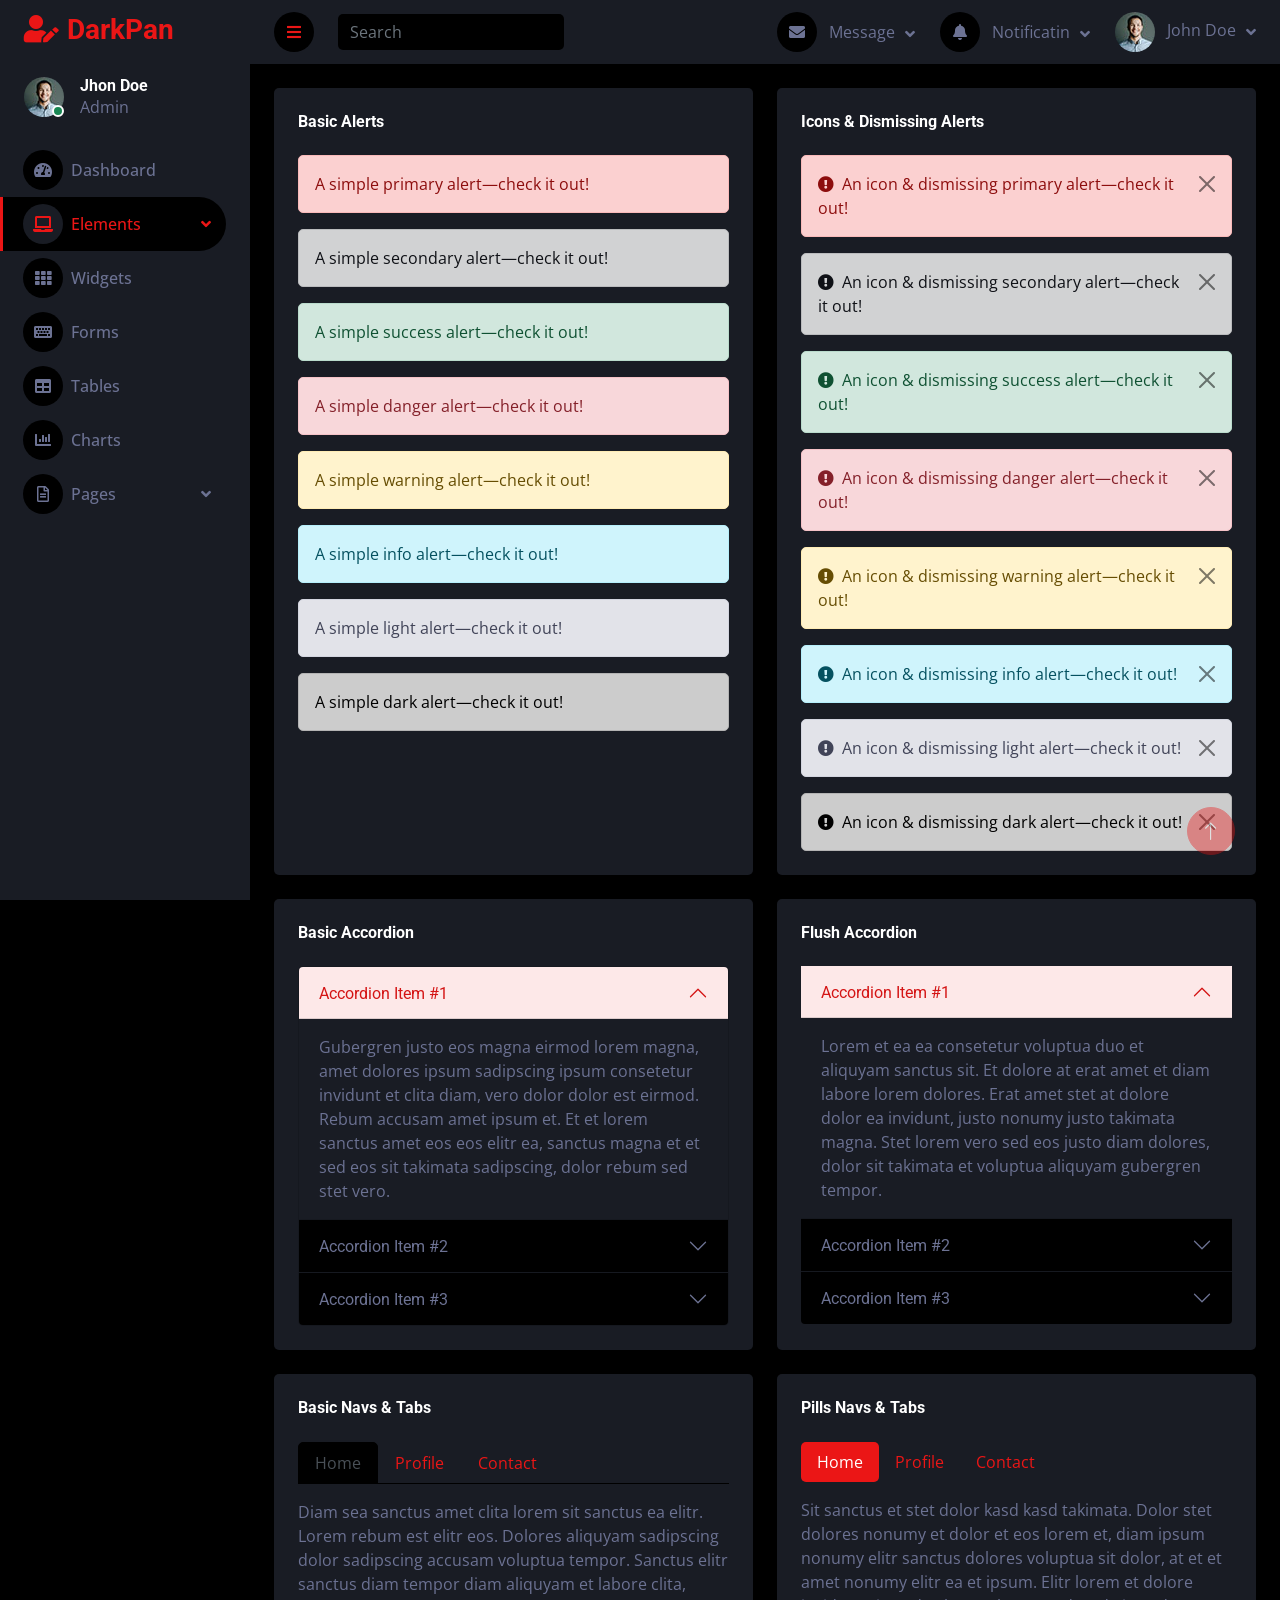
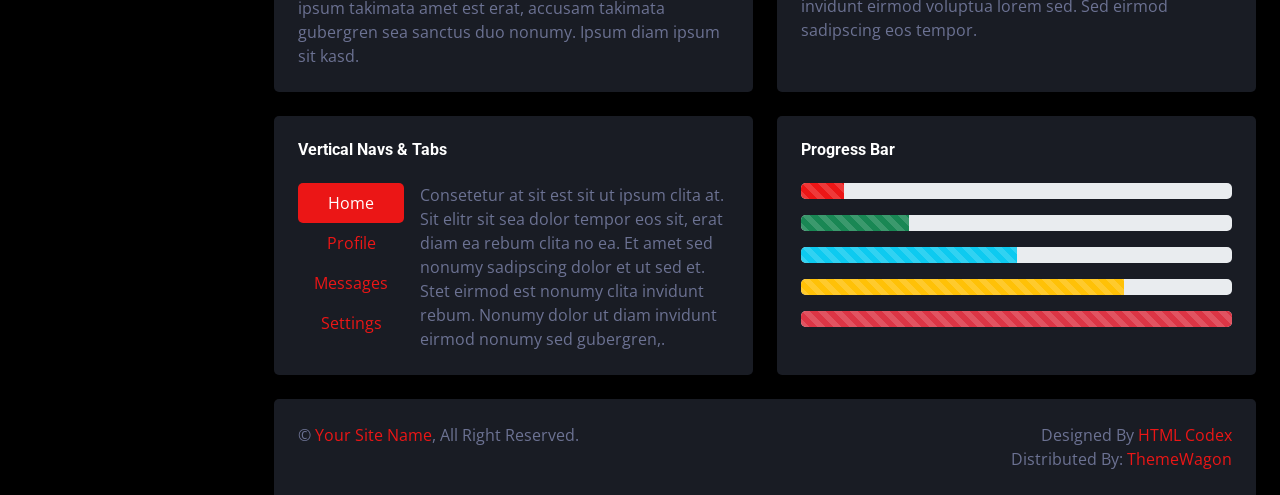
<file: EventsProject/wwwroot/darkpan-1.0.0/element.html>
<!DOCTYPE html>
<html lang="en">

<head>
    <meta charset="utf-8">
    <title>DarkPan - Bootstrap 5 Admin Template</title>
    <meta content="width=device-width, initial-scale=1.0" name="viewport">
    <meta content="" name="keywords">
    <meta content="" name="description">

    <!-- Favicon -->
    <link href="img/favicon.ico" rel="icon">

    <!-- Google Web Fonts -->
    <link rel="preconnect" href="https://fonts.googleapis.com">
    <link rel="preconnect" href="https://fonts.gstatic.com" crossorigin>
    <link href="https://fonts.googleapis.com/css2?family=Open+Sans:wght@400;600&family=Roboto:wght@500;700&display=swap" rel="stylesheet"> 
    
    <!-- Icon Font Stylesheet -->
    <link href="https://cdnjs.cloudflare.com/ajax/libs/font-awesome/5.10.0/css/all.min.css" rel="stylesheet">
    <link href="https://cdn.jsdelivr.net/npm/bootstrap-icons@1.4.1/font/bootstrap-icons.css" rel="stylesheet">

    <!-- Libraries Stylesheet -->
    <link href="lib/owlcarousel/assets/owl.carousel.min.css" rel="stylesheet">
    <link href="lib/tempusdominus/css/tempusdominus-bootstrap-4.min.css" rel="stylesheet" />

    <!-- Customized Bootstrap Stylesheet -->
    <link href="css/bootstrap.min.css" rel="stylesheet">

    <!-- Template Stylesheet -->
    <link href="css/style.css" rel="stylesheet">
</head>

<body>
    <div class="container-fluid position-relative d-flex p-0">
        <!-- Spinner Start -->
        <div id="spinner" class="show bg-dark position-fixed translate-middle w-100 vh-100 top-50 start-50 d-flex align-items-center justify-content-center">
            <div class="spinner-border text-primary" style="width: 3rem; height: 3rem;" role="status">
                <span class="sr-only">Loading...</span>
            </div>
        </div>
        <!-- Spinner End -->


        <!-- Sidebar Start -->
        <div class="sidebar pe-4 pb-3">
            <nav class="navbar bg-secondary navbar-dark">
                <a href="index.html" class="navbar-brand mx-4 mb-3">
                    <h3 class="text-primary"><i class="fa fa-user-edit me-2"></i>DarkPan</h3>
                </a>
                <div class="d-flex align-items-center ms-4 mb-4">
                    <div class="position-relative">
                        <img class="rounded-circle" src="img/user.jpg" alt="" style="width: 40px; height: 40px;">
                        <div class="bg-success rounded-circle border border-2 border-white position-absolute end-0 bottom-0 p-1"></div>
                    </div>
                    <div class="ms-3">
                        <h6 class="mb-0">Jhon Doe</h6>
                        <span>Admin</span>
                    </div>
                </div>
                <div class="navbar-nav w-100">
                    <a href="index.html" class="nav-item nav-link"><i class="fa fa-tachometer-alt me-2"></i>Dashboard</a>
                    <div class="nav-item dropdown">
                        <a href="#" class="nav-link dropdown-toggle active" data-bs-toggle="dropdown"><i class="fa fa-laptop me-2"></i>Elements</a>
                        <div class="dropdown-menu bg-transparent border-0">
                            <a href="button.html" class="dropdown-item">Buttons</a>
                            <a href="typography.html" class="dropdown-item">Typography</a>
                            <a href="element.html" class="dropdown-item active">Other Elements</a>
                        </div>
                    </div>
                    <a href="widget.html" class="nav-item nav-link"><i class="fa fa-th me-2"></i>Widgets</a>
                    <a href="form.html" class="nav-item nav-link"><i class="fa fa-keyboard me-2"></i>Forms</a>
                    <a href="table.html" class="nav-item nav-link"><i class="fa fa-table me-2"></i>Tables</a>
                    <a href="chart.html" class="nav-item nav-link"><i class="fa fa-chart-bar me-2"></i>Charts</a>
                    <div class="nav-item dropdown">
                        <a href="#" class="nav-link dropdown-toggle" data-bs-toggle="dropdown"><i class="far fa-file-alt me-2"></i>Pages</a>
                        <div class="dropdown-menu bg-transparent border-0">
                            <a href="signin.html" class="dropdown-item">Sign In</a>
                            <a href="signup.html" class="dropdown-item">Sign Up</a>
                            <a href="404.html" class="dropdown-item">404 Error</a>
                            <a href="blank.html" class="dropdown-item">Blank Page</a>
                        </div>
                    </div>
                </div>
            </nav>
        </div>
        <!-- Sidebar End -->


        <!-- Content Start -->
        <div class="content">
            <!-- Navbar Start -->
            <nav class="navbar navbar-expand bg-secondary navbar-dark sticky-top px-4 py-0">
                <a href="index.html" class="navbar-brand d-flex d-lg-none me-4">
                    <h2 class="text-primary mb-0"><i class="fa fa-user-edit"></i></h2>
                </a>
                <a href="#" class="sidebar-toggler flex-shrink-0">
                    <i class="fa fa-bars"></i>
                </a>
                <form class="d-none d-md-flex ms-4">
                    <input class="form-control bg-dark border-0" type="search" placeholder="Search">
                </form>
                <div class="navbar-nav align-items-center ms-auto">
                    <div class="nav-item dropdown">
                        <a href="#" class="nav-link dropdown-toggle" data-bs-toggle="dropdown">
                            <i class="fa fa-envelope me-lg-2"></i>
                            <span class="d-none d-lg-inline-flex">Message</span>
                        </a>
                        <div class="dropdown-menu dropdown-menu-end bg-secondary border-0 rounded-0 rounded-bottom m-0">
                            <a href="#" class="dropdown-item">
                                <div class="d-flex align-items-center">
                                    <img class="rounded-circle" src="img/user.jpg" alt="" style="width: 40px; height: 40px;">
                                    <div class="ms-2">
                                        <h6 class="fw-normal mb-0">Jhon send you a message</h6>
                                        <small>15 minutes ago</small>
                                    </div>
                                </div>
                            </a>
                            <hr class="dropdown-divider">
                            <a href="#" class="dropdown-item">
                                <div class="d-flex align-items-center">
                                    <img class="rounded-circle" src="img/user.jpg" alt="" style="width: 40px; height: 40px;">
                                    <div class="ms-2">
                                        <h6 class="fw-normal mb-0">Jhon send you a message</h6>
                                        <small>15 minutes ago</small>
                                    </div>
                                </div>
                            </a>
                            <hr class="dropdown-divider">
                            <a href="#" class="dropdown-item">
                                <div class="d-flex align-items-center">
                                    <img class="rounded-circle" src="img/user.jpg" alt="" style="width: 40px; height: 40px;">
                                    <div class="ms-2">
                                        <h6 class="fw-normal mb-0">Jhon send you a message</h6>
                                        <small>15 minutes ago</small>
                                    </div>
                                </div>
                            </a>
                            <hr class="dropdown-divider">
                            <a href="#" class="dropdown-item text-center">See all message</a>
                        </div>
                    </div>
                    <div class="nav-item dropdown">
                        <a href="#" class="nav-link dropdown-toggle" data-bs-toggle="dropdown">
                            <i class="fa fa-bell me-lg-2"></i>
                            <span class="d-none d-lg-inline-flex">Notificatin</span>
                        </a>
                        <div class="dropdown-menu dropdown-menu-end bg-secondary border-0 rounded-0 rounded-bottom m-0">
                            <a href="#" class="dropdown-item">
                                <h6 class="fw-normal mb-0">Profile updated</h6>
                                <small>15 minutes ago</small>
                            </a>
                            <hr class="dropdown-divider">
                            <a href="#" class="dropdown-item">
                                <h6 class="fw-normal mb-0">New user added</h6>
                                <small>15 minutes ago</small>
                            </a>
                            <hr class="dropdown-divider">
                            <a href="#" class="dropdown-item">
                                <h6 class="fw-normal mb-0">Password changed</h6>
                                <small>15 minutes ago</small>
                            </a>
                            <hr class="dropdown-divider">
                            <a href="#" class="dropdown-item text-center">See all notifications</a>
                        </div>
                    </div>
                    <div class="nav-item dropdown">
                        <a href="#" class="nav-link dropdown-toggle" data-bs-toggle="dropdown">
                            <img class="rounded-circle me-lg-2" src="img/user.jpg" alt="" style="width: 40px; height: 40px;">
                            <span class="d-none d-lg-inline-flex">John Doe</span>
                        </a>
                        <div class="dropdown-menu dropdown-menu-end bg-secondary border-0 rounded-0 rounded-bottom m-0">
                            <a href="#" class="dropdown-item">My Profile</a>
                            <a href="#" class="dropdown-item">Settings</a>
                            <a href="#" class="dropdown-item">Log Out</a>
                        </div>
                    </div>
                </div>
            </nav>
            <!-- Navbar End -->


            <!-- Other Elements Start -->
            <div class="container-fluid pt-4 px-4">
                <div class="row g-4">
                    <div class="col-sm-12 col-xl-6">
                        <div class="bg-secondary rounded h-100 p-4">
                            <h6 class="mb-4">Basic Alerts</h6>
                            <div class="alert alert-primary" role="alert">
                                A simple primary alert—check it out!
                            </div>
                            <div class="alert alert-secondary" role="alert">
                                A simple secondary alert—check it out!
                            </div>
                            <div class="alert alert-success" role="alert">
                                A simple success alert—check it out!
                            </div>
                            <div class="alert alert-danger" role="alert">
                                A simple danger alert—check it out!
                            </div>
                            <div class="alert alert-warning" role="alert">
                                A simple warning alert—check it out!
                            </div>
                            <div class="alert alert-info" role="alert">
                                A simple info alert—check it out!
                            </div>
                            <div class="alert alert-light" role="alert">
                                A simple light alert—check it out!
                            </div>
                            <div class="alert alert-dark mb-0" role="alert">
                                A simple dark alert—check it out!
                            </div>
                        </div>
                    </div>
                    <div class="col-sm-12 col-xl-6">
                        <div class="bg-secondary rounded h-100 p-4">
                            <h6 class="mb-4">Icons & Dismissing Alerts</h6>
                            <div class="alert alert-primary alert-dismissible fade show" role="alert">
                                <i class="fa fa-exclamation-circle me-2"></i>An icon & dismissing primary alert—check it out!
                                <button type="button" class="btn-close" data-bs-dismiss="alert" aria-label="Close"></button>
                            </div>
                            <div class="alert alert-secondary alert-dismissible fade show" role="alert">
                                <i class="fa fa-exclamation-circle me-2"></i>An icon & dismissing secondary alert—check it out!
                                <button type="button" class="btn-close" data-bs-dismiss="alert" aria-label="Close"></button>
                            </div>
                            <div class="alert alert-success alert-dismissible fade show" role="alert">
                                <i class="fa fa-exclamation-circle me-2"></i>An icon & dismissing success alert—check it out!
                                <button type="button" class="btn-close" data-bs-dismiss="alert" aria-label="Close"></button>
                            </div>
                            <div class="alert alert-danger alert-dismissible fade show" role="alert">
                                <i class="fa fa-exclamation-circle me-2"></i>An icon & dismissing danger alert—check it out!
                                <button type="button" class="btn-close" data-bs-dismiss="alert" aria-label="Close"></button>
                            </div>
                            <div class="alert alert-warning alert-dismissible fade show" role="alert">
                                <i class="fa fa-exclamation-circle me-2"></i>An icon & dismissing warning alert—check it out!
                                <button type="button" class="btn-close" data-bs-dismiss="alert" aria-label="Close"></button>
                            </div>
                            <div class="alert alert-info alert-dismissible fade show" role="alert">
                                <i class="fa fa-exclamation-circle me-2"></i>An icon & dismissing info alert—check it out!
                                <button type="button" class="btn-close" data-bs-dismiss="alert" aria-label="Close"></button>
                            </div>
                            <div class="alert alert-light alert-dismissible fade show" role="alert">
                                <i class="fa fa-exclamation-circle me-2"></i>An icon & dismissing light alert—check it out!
                                <button type="button" class="btn-close" data-bs-dismiss="alert" aria-label="Close"></button>
                            </div>
                            <div class="alert alert-dark alert-dismissible fade show mb-0" role="alert">
                                <i class="fa fa-exclamation-circle me-2"></i>An icon & dismissing dark alert—check it out!
                                <button type="button" class="btn-close" data-bs-dismiss="alert" aria-label="Close"></button>
                            </div>
                        </div>
                    </div>
                    <div class="col-sm-12 col-xl-6">
                        <div class="bg-secondary rounded h-100 p-4">
                            <h6 class="mb-4">Basic Accordion</h6>
                            <div class="accordion" id="accordionExample">
                                <div class="accordion-item bg-transparent">
                                    <h2 class="accordion-header" id="headingOne">
                                        <button class="accordion-button" type="button" data-bs-toggle="collapse"
                                            data-bs-target="#collapseOne" aria-expanded="true"
                                            aria-controls="collapseOne">
                                            Accordion Item #1
                                        </button>
                                    </h2>
                                    <div id="collapseOne" class="accordion-collapse collapse show"
                                        aria-labelledby="headingOne" data-bs-parent="#accordionExample">
                                        <div class="accordion-body">
                                            Gubergren justo eos magna eirmod lorem magna, amet dolores ipsum sadipscing ipsum consetetur invidunt et clita diam, vero dolor dolor est eirmod. Rebum accusam amet ipsum et. Et et lorem sanctus amet eos eos elitr ea, sanctus magna et et sed eos sit takimata sadipscing, dolor rebum sed stet vero.
                                        </div>
                                    </div>
                                </div>
                                <div class="accordion-item bg-transparent">
                                    <h2 class="accordion-header" id="headingTwo">
                                        <button class="accordion-button collapsed" type="button"
                                            data-bs-toggle="collapse" data-bs-target="#collapseTwo"
                                            aria-expanded="false" aria-controls="collapseTwo">
                                            Accordion Item #2
                                        </button>
                                    </h2>
                                    <div id="collapseTwo" class="accordion-collapse collapse"
                                        aria-labelledby="headingTwo" data-bs-parent="#accordionExample">
                                        <div class="accordion-body">
                                            Voluptua sit dolores consetetur ea et diam est et takimata. Et erat sadipscing dolores et stet diam ut ut diam, sit aliquyam no magna et dolore lorem dolor sit. Lorem lorem sed sed duo, eirmod sit diam ipsum sit erat, lorem sit dolor diam amet ea aliquyam tempor rebum invidunt,.
                                        </div>
                                    </div>
                                </div>
                                <div class="accordion-item bg-transparent">
                                    <h2 class="accordion-header" id="headingThree">
                                        <button class="accordion-button collapsed" type="button"
                                            data-bs-toggle="collapse" data-bs-target="#collapseThree"
                                            aria-expanded="false" aria-controls="collapseThree">
                                            Accordion Item #3
                                        </button>
                                    </h2>
                                    <div id="collapseThree" class="accordion-collapse collapse"
                                        aria-labelledby="headingThree" data-bs-parent="#accordionExample">
                                        <div class="accordion-body">
                                            Dolore eos dolor tempor justo sea eos amet eos kasd dolor, et diam tempor lorem dolores vero. Stet dolore gubergren nonumy diam. Consetetur sit takimata magna invidunt, dolore sea amet consetetur ea et rebum, invidunt et amet sit sea. Dolor eirmod sed magna sadipscing sadipscing lorem lorem sed, sit lorem.
                                        </div>
                                    </div>
                                </div>
                            </div>
                        </div>
                    </div>
                    <div class="col-sm-12 col-xl-6">
                        <div class="bg-secondary rounded h-100 p-4">
                            <h6 class="mb-4">Flush Accordion</h6>
                            <div class="accordion accordion-flush" id="accordionFlushExample">
                                <div class="accordion-item bg-transparent">
                                    <h2 class="accordion-header" id="flush-headingOne">
                                        <button class="accordion-button" type="button"
                                            data-bs-toggle="collapse" data-bs-target="#flush-collapseOne"
                                            aria-expanded="true" aria-controls="flush-collapseOne">
                                            Accordion Item #1
                                        </button>
                                    </h2>
                                    <div id="flush-collapseOne" class="accordion-collapse collapse show"
                                        aria-labelledby="flush-headingOne" data-bs-parent="#accordionFlushExample">
                                        <div class="accordion-body">
                                            Lorem et ea ea consetetur voluptua duo et aliquyam sanctus sit. Et dolore at erat amet et diam labore lorem dolores. Erat amet stet at dolore dolor ea invidunt, justo nonumy justo takimata magna. Stet lorem vero sed eos justo diam dolores, dolor sit takimata et voluptua aliquyam gubergren tempor.
                                        </div>
                                    </div>
                                </div>
                                <div class="accordion-item bg-transparent">
                                    <h2 class="accordion-header" id="flush-headingTwo">
                                        <button class="accordion-button collapsed" type="button"
                                            data-bs-toggle="collapse" data-bs-target="#flush-collapseTwo"
                                            aria-expanded="false" aria-controls="flush-collapseTwo">
                                            Accordion Item #2
                                        </button>
                                    </h2>
                                    <div id="flush-collapseTwo" class="accordion-collapse collapse"
                                        aria-labelledby="flush-headingTwo" data-bs-parent="#accordionFlushExample">
                                        <div class="accordion-body">
                                            Sea diam dolore aliquyam aliquyam diam et consetetur et. Accusam amet no invidunt invidunt et consetetur, magna ut nonumy kasd erat tempor dolor et. Diam magna dolor sed amet duo dolores magna vero. Amet sit sadipscing ea diam clita lorem sit. Vero et et et tempor diam. Ipsum eirmod sit.
                                        </div>
                                    </div>
                                </div>
                                <div class="accordion-item bg-transparent">
                                    <h2 class="accordion-header" id="flush-headingThree">
                                        <button class="accordion-button collapsed" type="button"
                                            data-bs-toggle="collapse" data-bs-target="#flush-collapseThree"
                                            aria-expanded="false" aria-controls="flush-collapseThree">
                                            Accordion Item #3
                                        </button>
                                    </h2>
                                    <div id="flush-collapseThree" class="accordion-collapse collapse"
                                        aria-labelledby="flush-headingThree" data-bs-parent="#accordionFlushExample">
                                        <div class="accordion-body">
                                            Sea sea sit sanctus magna gubergren kasd, magna justo ea lorem lorem. Elitr aliquyam ipsum clita consetetur duo at nonumy invidunt, invidunt eos dolore vero sit amet amet magna tempor clita, takimata diam justo stet erat et vero erat. Sit ipsum eirmod sea ut vero dolores sea clita nonumy, no.
                                        </div>
                                    </div>
                                </div>
                            </div>
                        </div>
                    </div>
                    <div class="col-sm-12 col-xl-6">
                        <div class="bg-secondary rounded h-100 p-4">
                            <h6 class="mb-4">Basic Navs & Tabs</h6>
                            <nav>
                                <div class="nav nav-tabs" id="nav-tab" role="tablist">
                                    <button class="nav-link active" id="nav-home-tab" data-bs-toggle="tab"
                                        data-bs-target="#nav-home" type="button" role="tab" aria-controls="nav-home"
                                        aria-selected="true">Home</button>
                                    <button class="nav-link" id="nav-profile-tab" data-bs-toggle="tab"
                                        data-bs-target="#nav-profile" type="button" role="tab"
                                        aria-controls="nav-profile" aria-selected="false">Profile</button>
                                    <button class="nav-link" id="nav-contact-tab" data-bs-toggle="tab"
                                        data-bs-target="#nav-contact" type="button" role="tab"
                                        aria-controls="nav-contact" aria-selected="false">Contact</button>
                                </div>
                            </nav>
                            <div class="tab-content pt-3" id="nav-tabContent">
                                <div class="tab-pane fade show active" id="nav-home" role="tabpanel" aria-labelledby="nav-home-tab">
                                    Diam sea sanctus amet clita lorem sit sanctus ea elitr. Lorem rebum est elitr eos. Dolores aliquyam sadipscing dolor sadipscing accusam voluptua tempor. Sanctus elitr sanctus diam tempor diam aliquyam et labore clita, ipsum takimata amet est erat, accusam takimata gubergren sea sanctus duo nonumy. Ipsum diam ipsum sit kasd.
                                </div>
                                <div class="tab-pane fade" id="nav-profile" role="tabpanel" aria-labelledby="nav-profile-tab">
                                    Sanctus vero sit kasd sea gubergren takimata consetetur elitr elitr, consetetur sadipscing takimata ipsum dolores. Accusam duo accusam et labore ea elitr ipsum tempor sit, dolore aliquyam ipsum sit amet sit. Et dolore ipsum labore invidunt rebum. Sed dolore gubergren sanctus vero diam lorem rebum elitr, erat diam dolor clita.
                                </div>
                                <div class="tab-pane fade" id="nav-contact" role="tabpanel" aria-labelledby="nav-contact-tab">
                                    Sit consetetur eirmod lorem ea magna sadipscing ipsum elitr invidunt, dolores lorem erat ipsum ut aliquyam eos lorem sed. Nonumy aliquyam ea justo eos dolores dolores duo dolores. Aliquyam dolor sea dolores sit takimata no erat vero. At lorem justo tempor lorem duo, stet kasd aliquyam ipsum voluptua labore at.
                                </div>
                            </div>
                        </div>
                    </div>
                    <div class="col-sm-12 col-xl-6">
                        <div class="bg-secondary rounded h-100 p-4">
                            <h6 class="mb-4">Pills Navs & Tabs</h6>
                            <ul class="nav nav-pills mb-3" id="pills-tab" role="tablist">
                                <li class="nav-item" role="presentation">
                                    <button class="nav-link active" id="pills-home-tab" data-bs-toggle="pill"
                                        data-bs-target="#pills-home" type="button" role="tab" aria-controls="pills-home"
                                        aria-selected="true">Home</button>
                                </li>
                                <li class="nav-item" role="presentation">
                                    <button class="nav-link" id="pills-profile-tab" data-bs-toggle="pill"
                                        data-bs-target="#pills-profile" type="button" role="tab"
                                        aria-controls="pills-profile" aria-selected="false">Profile</button>
                                </li>
                                <li class="nav-item" role="presentation">
                                    <button class="nav-link" id="pills-contact-tab" data-bs-toggle="pill"
                                        data-bs-target="#pills-contact" type="button" role="tab"
                                        aria-controls="pills-contact" aria-selected="false">Contact</button>
                                </li>
                            </ul>
                            <div class="tab-content" id="pills-tabContent">
                                <div class="tab-pane fade show active" id="pills-home" role="tabpanel" aria-labelledby="pills-home-tab">
                                    Sit sanctus et stet dolor kasd kasd takimata. Dolor stet dolores nonumy et dolor et eos lorem et, diam ipsum nonumy elitr sanctus dolores voluptua sit dolor, at et et amet nonumy elitr ea et ipsum. Elitr lorem et dolore invidunt eirmod voluptua lorem sed. Sed eirmod sadipscing eos tempor.
                                </div>
                                <div class="tab-pane fade" id="pills-profile" role="tabpanel" aria-labelledby="pills-profile-tab">
                                    Invidunt rebum voluptua lorem eirmod dolore. Amet no sed sanctus lorem ea. Nonumy sit stet sit magna. Rebum rebum ipsum clita erat consetetur, sit dolor sit clita et amet. Est et clita dolore takimata, sea dolores tempor erat consetetur lorem. Consetetur sea sadipscing dolor et dolores et stet, tempor elitr.
                                </div>
                                <div class="tab-pane fade" id="pills-contact" role="tabpanel" aria-labelledby="pills-contact-tab">
                                    Et diam et est sed vero ipsum voluptua dolor et, sit eos justo ipsum no ipsum amet sed aliquyam dolore, ut ipsum sanctus et consetetur. Sit ea sit clita lorem ea gubergren. Et dolore vero sanctus voluptua ipsum sadipscing amet at. Et sed dolore voluptua dolor eos tempor, erat amet.
                                </div>
                            </div>
                        </div>
                    </div>
                    <div class="col-sm-12 col-xl-6">
                        <div class="bg-secondary rounded h-100 p-4">
                            <h6 class="mb-4">Vertical Navs & Tabs</h6>
                            <div class="d-flex align-items-start">
                                <div class="nav flex-column nav-pills me-3" id="v-pills-tab" role="tablist"
                                    aria-orientation="vertical">
                                    <button class="nav-link active" id="v-pills-home-tab" data-bs-toggle="pill"
                                        data-bs-target="#v-pills-home" type="button" role="tab"
                                        aria-controls="v-pills-home" aria-selected="true">Home</button>
                                    <button class="nav-link" id="v-pills-profile-tab" data-bs-toggle="pill"
                                        data-bs-target="#v-pills-profile" type="button" role="tab"
                                        aria-controls="v-pills-profile" aria-selected="false">Profile</button>
                                    <button class="nav-link" id="v-pills-messages-tab" data-bs-toggle="pill"
                                        data-bs-target="#v-pills-messages" type="button" role="tab"
                                        aria-controls="v-pills-messages" aria-selected="false">Messages</button>
                                    <button class="nav-link" id="v-pills-settings-tab" data-bs-toggle="pill"
                                        data-bs-target="#v-pills-settings" type="button" role="tab"
                                        aria-controls="v-pills-settings" aria-selected="false">Settings</button>
                                </div>
                                <div class="tab-content" id="v-pills-tabContent">
                                    <div class="tab-pane fade show active" id="v-pills-home" role="tabpanel" aria-labelledby="v-pills-home-tab">
                                        Consetetur at sit est sit ut ipsum clita at. Sit elitr sit sea dolor tempor eos sit, erat diam ea rebum clita no ea. Et amet sed nonumy sadipscing dolor et ut sed et. Stet eirmod est nonumy clita invidunt rebum. Nonumy dolor ut diam invidunt eirmod nonumy sed gubergren,.
                                    </div>
                                    <div class="tab-pane fade" id="v-pills-profile" role="tabpanel" aria-labelledby="v-pills-profile-tab">
                                        Tempor et kasd accusam duo et dolor no accusam dolore, dolor sed voluptua duo no, sit et stet lorem dolor ipsum tempor consetetur vero, consetetur est eos sit eirmod erat diam accusam sadipscing sit. Takimata erat ea eirmod tempor elitr dolore sadipscing kasd justo, elitr tempor sed eos sadipscing magna.
                                    </div>
                                    <div class="tab-pane fade" id="v-pills-messages" role="tabpanel" aria-labelledby="v-pills-messages-tab">
                                        Sed kasd kasd ea clita sed lorem amet tempor est voluptua, labore stet dolores gubergren clita lorem sed nonumy at. Dolores et ut erat voluptua. Est voluptua stet accusam rebum, elitr amet sit takimata sea eirmod. Sanctus elitr amet sit dolore sea stet et ut. Dolor et sanctus elitr ut.
                                    </div>
                                    <div class="tab-pane fade" id="v-pills-settings" role="tabpanel" aria-labelledby="v-pills-settings-tab">
                                        Sit et vero kasd sea et at, aliquyam takimata et et est, labore et takimata sed ut stet sanctus, nonumy dolor invidunt sit labore et, amet et dolor sit dolor tempor et dolor ipsum nonumy, accusam clita sadipscing ut et labore labore est, dolore accusam vero at est sit. Invidunt.
                                    </div>
                                </div>
                            </div>
                        </div>
                    </div>
                    <div class="col-sm-12 col-xl-6">
                        <div class="bg-secondary rounded h-100 p-4">
                            <h6 class="mb-4">Progress Bar</h6>
                            <div class="pg-bar mb-3">
                                <div class="progress">
                                    <div class="progress-bar progress-bar-striped" role="progressbar" aria-valuenow="10" aria-valuemin="0" aria-valuemax="100"></div>
                                </div>
                            </div>
                            <div class="pg-bar mb-3">
                                <div class="progress">
                                    <div class="progress-bar progress-bar-striped bg-success" role="progressbar" aria-valuenow="25" aria-valuemin="0" aria-valuemax="100"></div>
                                </div>
                            </div>
                            <div class="pg-bar mb-3">
                                <div class="progress">
                                    <div class="progress-bar progress-bar-striped bg-info" role="progressbar" aria-valuenow="50" aria-valuemin="0" aria-valuemax="100"></div>
                                </div>
                            </div>
                            <div class="pg-bar mb-3">
                                <div class="progress">
                                    <div class="progress-bar progress-bar-striped bg-warning" role="progressbar" aria-valuenow="75" aria-valuemin="0" aria-valuemax="100"></div>
                                </div>
                            </div>
                            <div class="pg-bar mb-0">
                                <div class="progress">
                                    <div class="progress-bar progress-bar-striped bg-danger" role="progressbar" aria-valuenow="100" aria-valuemin="0" aria-valuemax="100"></div>
                                </div>
                            </div>
                        </div>
                    </div>
                </div>
            </div>
            <!-- Other Elements End -->


            <!-- Footer Start -->
            <div class="container-fluid pt-4 px-4">
                <div class="bg-secondary rounded-top p-4">
                    <div class="row">
                        <div class="col-12 col-sm-6 text-center text-sm-start">
                            &copy; <a href="#">Your Site Name</a>, All Right Reserved. 
                        </div>
                        <div class="col-12 col-sm-6 text-center text-sm-end">
                            <!--/*** This template is free as long as you keep the footer author’s credit link/attribution link/backlink. If you'd like to use the template without the footer author’s credit link/attribution link/backlink, you can purchase the Credit Removal License from "https://htmlcodex.com/credit-removal". Thank you for your support. ***/-->
                            Designed By <a href="https://htmlcodex.com">HTML Codex</a>
                            <br>Distributed By: <a href="https://themewagon.com" target="_blank">ThemeWagon</a>
                        </div>
                    </div>
                </div>
            </div>
            <!-- Footer End -->
        </div>
        <!-- Content End -->


        <!-- Back to Top -->
        <a href="#" class="btn btn-lg btn-primary btn-lg-square back-to-top"><i class="bi bi-arrow-up"></i></a>
    </div>

    <!-- JavaScript Libraries -->
    <script src="https://code.jquery.com/jquery-3.4.1.min.js"></script>
    <script src="https://cdn.jsdelivr.net/npm/bootstrap@5.0.0/dist/js/bootstrap.bundle.min.js"></script>
    <script src="lib/chart/chart.min.js"></script>
    <script src="lib/easing/easing.min.js"></script>
    <script src="lib/waypoints/waypoints.min.js"></script>
    <script src="lib/owlcarousel/owl.carousel.min.js"></script>
    <script src="lib/tempusdominus/js/moment.min.js"></script>
    <script src="lib/tempusdominus/js/moment-timezone.min.js"></script>
    <script src="lib/tempusdominus/js/tempusdominus-bootstrap-4.min.js"></script>

    <!-- Template Javascript -->
    <script src="js/main.js"></script>
</body>

</html>
</file>
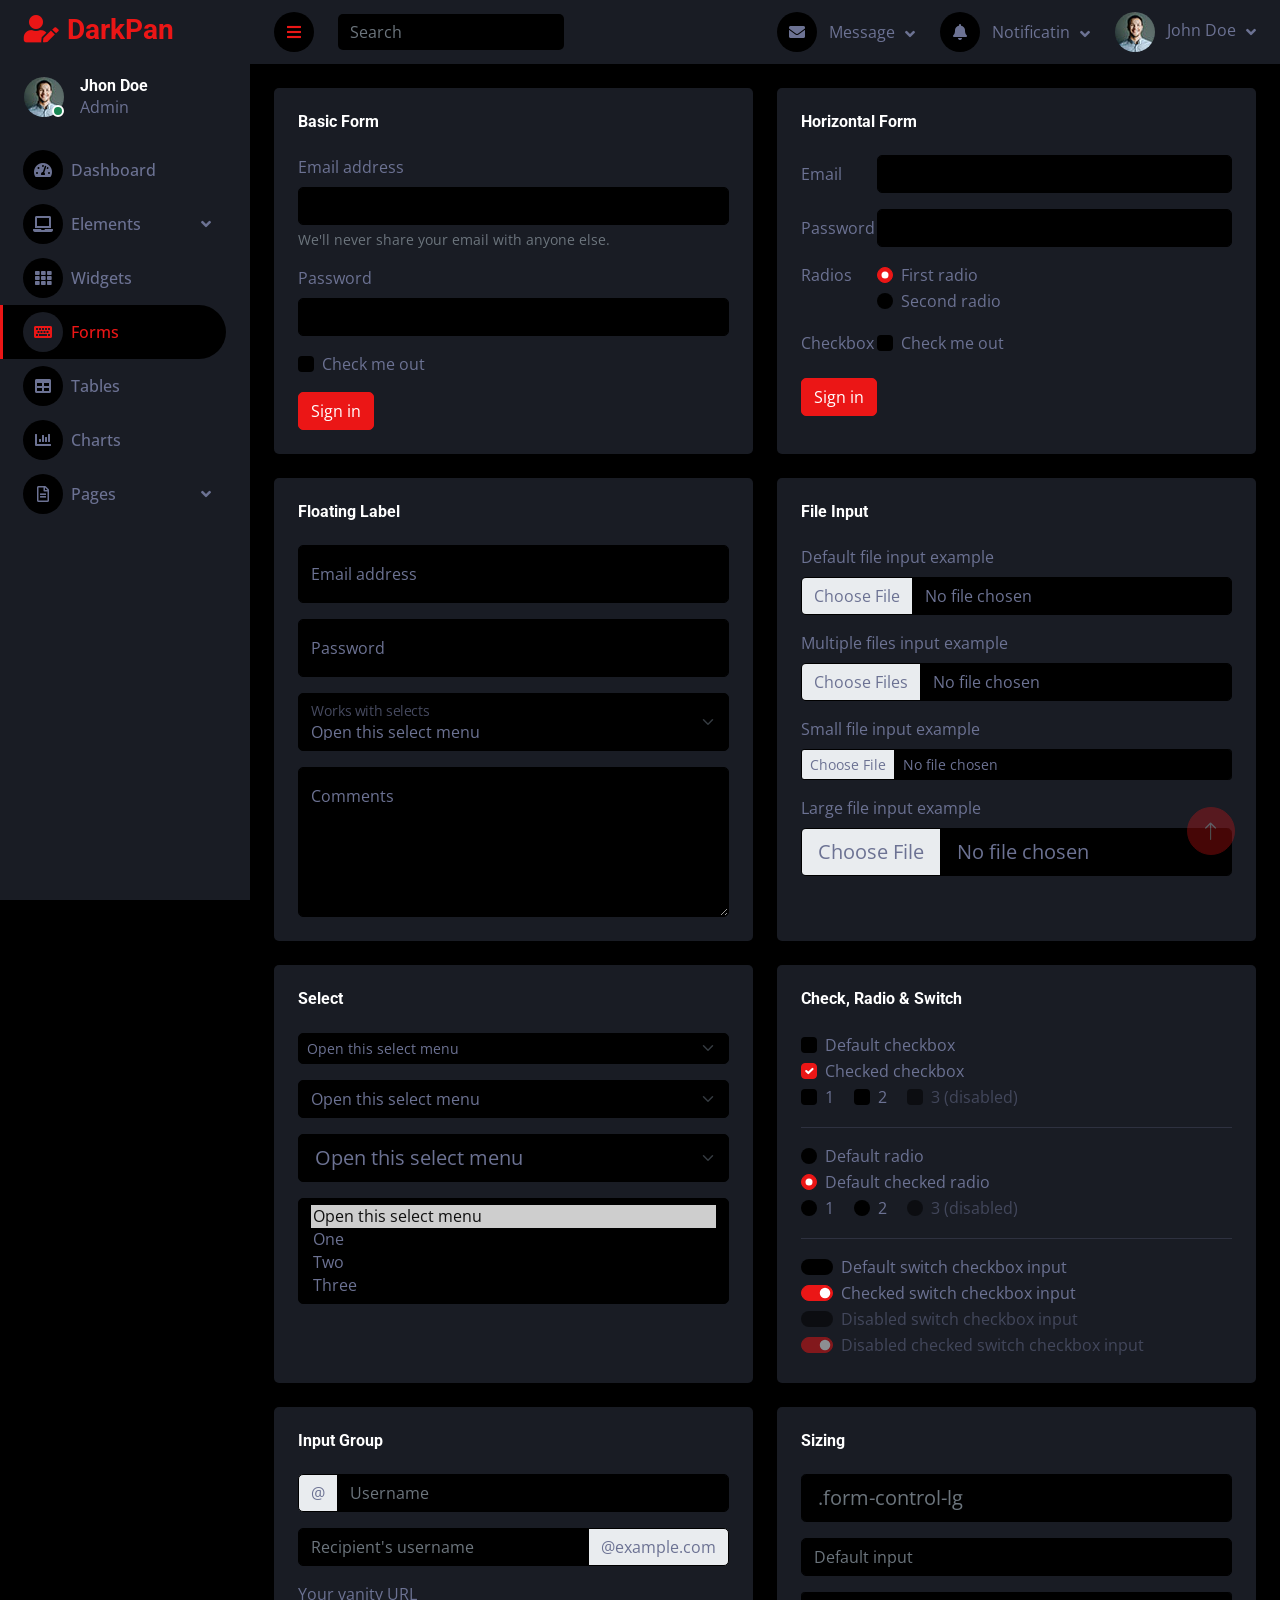
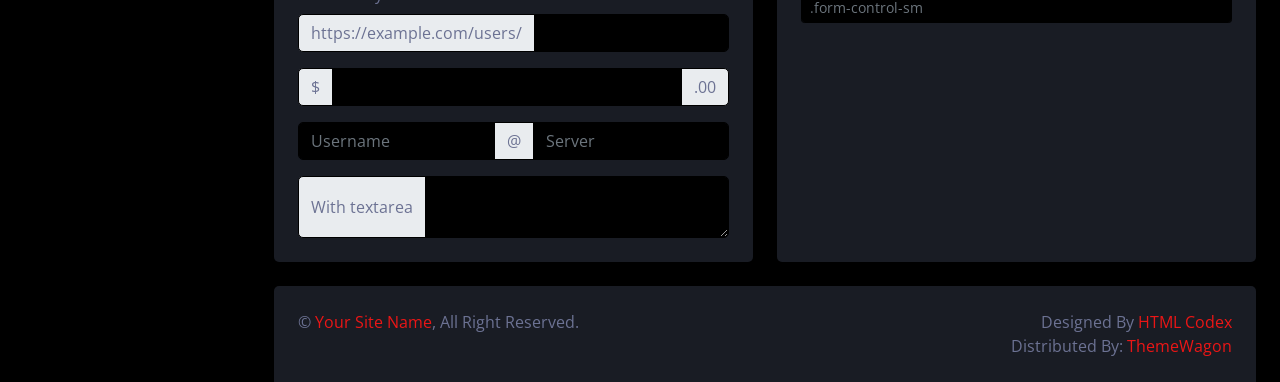
<file: EventsProject/wwwroot/darkpan-1.0.0/form.html>
<!DOCTYPE html>
<html lang="en">

<head>
    <meta charset="utf-8">
    <title>DarkPan - Bootstrap 5 Admin Template</title>
    <meta content="width=device-width, initial-scale=1.0" name="viewport">
    <meta content="" name="keywords">
    <meta content="" name="description">

    <!-- Favicon -->
    <link href="img/favicon.ico" rel="icon">

    <!-- Google Web Fonts -->
    <link rel="preconnect" href="https://fonts.googleapis.com">
    <link rel="preconnect" href="https://fonts.gstatic.com" crossorigin>
    <link href="https://fonts.googleapis.com/css2?family=Open+Sans:wght@400;600&family=Roboto:wght@500;700&display=swap" rel="stylesheet"> 
    
    <!-- Icon Font Stylesheet -->
    <link href="https://cdnjs.cloudflare.com/ajax/libs/font-awesome/5.10.0/css/all.min.css" rel="stylesheet">
    <link href="https://cdn.jsdelivr.net/npm/bootstrap-icons@1.4.1/font/bootstrap-icons.css" rel="stylesheet">

    <!-- Libraries Stylesheet -->
    <link href="lib/owlcarousel/assets/owl.carousel.min.css" rel="stylesheet">
    <link href="lib/tempusdominus/css/tempusdominus-bootstrap-4.min.css" rel="stylesheet" />

    <!-- Customized Bootstrap Stylesheet -->
    <link href="css/bootstrap.min.css" rel="stylesheet">

    <!-- Template Stylesheet -->
    <link href="css/style.css" rel="stylesheet">
</head>

<body>
    <div class="container-fluid position-relative d-flex p-0">
        <!-- Spinner Start -->
        <div id="spinner" class="show bg-dark position-fixed translate-middle w-100 vh-100 top-50 start-50 d-flex align-items-center justify-content-center">
            <div class="spinner-border text-primary" style="width: 3rem; height: 3rem;" role="status">
                <span class="sr-only">Loading...</span>
            </div>
        </div>
        <!-- Spinner End -->


        <!-- Sidebar Start -->
        <div class="sidebar pe-4 pb-3">
            <nav class="navbar bg-secondary navbar-dark">
                <a href="index.html" class="navbar-brand mx-4 mb-3">
                    <h3 class="text-primary"><i class="fa fa-user-edit me-2"></i>DarkPan</h3>
                </a>
                <div class="d-flex align-items-center ms-4 mb-4">
                    <div class="position-relative">
                        <img class="rounded-circle" src="img/user.jpg" alt="" style="width: 40px; height: 40px;">
                        <div class="bg-success rounded-circle border border-2 border-white position-absolute end-0 bottom-0 p-1"></div>
                    </div>
                    <div class="ms-3">
                        <h6 class="mb-0">Jhon Doe</h6>
                        <span>Admin</span>
                    </div>
                </div>
                <div class="navbar-nav w-100">
                    <a href="index.html" class="nav-item nav-link"><i class="fa fa-tachometer-alt me-2"></i>Dashboard</a>
                    <div class="nav-item dropdown">
                        <a href="#" class="nav-link dropdown-toggle" data-bs-toggle="dropdown"><i class="fa fa-laptop me-2"></i>Elements</a>
                        <div class="dropdown-menu bg-transparent border-0">
                            <a href="button.html" class="dropdown-item">Buttons</a>
                            <a href="typography.html" class="dropdown-item">Typography</a>
                            <a href="element.html" class="dropdown-item">Other Elements</a>
                        </div>
                    </div>
                    <a href="widget.html" class="nav-item nav-link"><i class="fa fa-th me-2"></i>Widgets</a>
                    <a href="form.html" class="nav-item nav-link active"><i class="fa fa-keyboard me-2"></i>Forms</a>
                    <a href="table.html" class="nav-item nav-link"><i class="fa fa-table me-2"></i>Tables</a>
                    <a href="chart.html" class="nav-item nav-link"><i class="fa fa-chart-bar me-2"></i>Charts</a>
                    <div class="nav-item dropdown">
                        <a href="#" class="nav-link dropdown-toggle" data-bs-toggle="dropdown"><i class="far fa-file-alt me-2"></i>Pages</a>
                        <div class="dropdown-menu bg-transparent border-0">
                            <a href="signin.html" class="dropdown-item">Sign In</a>
                            <a href="signup.html" class="dropdown-item">Sign Up</a>
                            <a href="404.html" class="dropdown-item">404 Error</a>
                            <a href="blank.html" class="dropdown-item">Blank Page</a>
                        </div>
                    </div>
                </div>
            </nav>
        </div>
        <!-- Sidebar End -->


        <!-- Content Start -->
        <div class="content">
            <!-- Navbar Start -->
            <nav class="navbar navbar-expand bg-secondary navbar-dark sticky-top px-4 py-0">
                <a href="index.html" class="navbar-brand d-flex d-lg-none me-4">
                    <h2 class="text-primary mb-0"><i class="fa fa-user-edit"></i></h2>
                </a>
                <a href="#" class="sidebar-toggler flex-shrink-0">
                    <i class="fa fa-bars"></i>
                </a>
                <form class="d-none d-md-flex ms-4">
                    <input class="form-control bg-dark border-0" type="search" placeholder="Search">
                </form>
                <div class="navbar-nav align-items-center ms-auto">
                    <div class="nav-item dropdown">
                        <a href="#" class="nav-link dropdown-toggle" data-bs-toggle="dropdown">
                            <i class="fa fa-envelope me-lg-2"></i>
                            <span class="d-none d-lg-inline-flex">Message</span>
                        </a>
                        <div class="dropdown-menu dropdown-menu-end bg-secondary border-0 rounded-0 rounded-bottom m-0">
                            <a href="#" class="dropdown-item">
                                <div class="d-flex align-items-center">
                                    <img class="rounded-circle" src="img/user.jpg" alt="" style="width: 40px; height: 40px;">
                                    <div class="ms-2">
                                        <h6 class="fw-normal mb-0">Jhon send you a message</h6>
                                        <small>15 minutes ago</small>
                                    </div>
                                </div>
                            </a>
                            <hr class="dropdown-divider">
                            <a href="#" class="dropdown-item">
                                <div class="d-flex align-items-center">
                                    <img class="rounded-circle" src="img/user.jpg" alt="" style="width: 40px; height: 40px;">
                                    <div class="ms-2">
                                        <h6 class="fw-normal mb-0">Jhon send you a message</h6>
                                        <small>15 minutes ago</small>
                                    </div>
                                </div>
                            </a>
                            <hr class="dropdown-divider">
                            <a href="#" class="dropdown-item">
                                <div class="d-flex align-items-center">
                                    <img class="rounded-circle" src="img/user.jpg" alt="" style="width: 40px; height: 40px;">
                                    <div class="ms-2">
                                        <h6 class="fw-normal mb-0">Jhon send you a message</h6>
                                        <small>15 minutes ago</small>
                                    </div>
                                </div>
                            </a>
                            <hr class="dropdown-divider">
                            <a href="#" class="dropdown-item text-center">See all message</a>
                        </div>
                    </div>
                    <div class="nav-item dropdown">
                        <a href="#" class="nav-link dropdown-toggle" data-bs-toggle="dropdown">
                            <i class="fa fa-bell me-lg-2"></i>
                            <span class="d-none d-lg-inline-flex">Notificatin</span>
                        </a>
                        <div class="dropdown-menu dropdown-menu-end bg-secondary border-0 rounded-0 rounded-bottom m-0">
                            <a href="#" class="dropdown-item">
                                <h6 class="fw-normal mb-0">Profile updated</h6>
                                <small>15 minutes ago</small>
                            </a>
                            <hr class="dropdown-divider">
                            <a href="#" class="dropdown-item">
                                <h6 class="fw-normal mb-0">New user added</h6>
                                <small>15 minutes ago</small>
                            </a>
                            <hr class="dropdown-divider">
                            <a href="#" class="dropdown-item">
                                <h6 class="fw-normal mb-0">Password changed</h6>
                                <small>15 minutes ago</small>
                            </a>
                            <hr class="dropdown-divider">
                            <a href="#" class="dropdown-item text-center">See all notifications</a>
                        </div>
                    </div>
                    <div class="nav-item dropdown">
                        <a href="#" class="nav-link dropdown-toggle" data-bs-toggle="dropdown">
                            <img class="rounded-circle me-lg-2" src="img/user.jpg" alt="" style="width: 40px; height: 40px;">
                            <span class="d-none d-lg-inline-flex">John Doe</span>
                        </a>
                        <div class="dropdown-menu dropdown-menu-end bg-secondary border-0 rounded-0 rounded-bottom m-0">
                            <a href="#" class="dropdown-item">My Profile</a>
                            <a href="#" class="dropdown-item">Settings</a>
                            <a href="#" class="dropdown-item">Log Out</a>
                        </div>
                    </div>
                </div>
            </nav>
            <!-- Navbar End -->


            <!-- Form Start -->
            <div class="container-fluid pt-4 px-4">
                <div class="row g-4">
                    <div class="col-sm-12 col-xl-6">
                        <div class="bg-secondary rounded h-100 p-4">
                            <h6 class="mb-4">Basic Form</h6>
                            <form>
                                <div class="mb-3">
                                    <label for="exampleInputEmail1" class="form-label">Email address</label>
                                    <input type="email" class="form-control" id="exampleInputEmail1"
                                        aria-describedby="emailHelp">
                                    <div id="emailHelp" class="form-text">We'll never share your email with anyone else.
                                    </div>
                                </div>
                                <div class="mb-3">
                                    <label for="exampleInputPassword1" class="form-label">Password</label>
                                    <input type="password" class="form-control" id="exampleInputPassword1">
                                </div>
                                <div class="mb-3 form-check">
                                    <input type="checkbox" class="form-check-input" id="exampleCheck1">
                                    <label class="form-check-label" for="exampleCheck1">Check me out</label>
                                </div>
                                <button type="submit" class="btn btn-primary">Sign in</button>
                            </form>
                        </div>
                    </div>
                    <div class="col-sm-12 col-xl-6">
                        <div class="bg-secondary rounded h-100 p-4">
                            <h6 class="mb-4">Horizontal Form</h6>
                            <form>
                                <div class="row mb-3">
                                    <label for="inputEmail3" class="col-sm-2 col-form-label">Email</label>
                                    <div class="col-sm-10">
                                        <input type="email" class="form-control" id="inputEmail3">
                                    </div>
                                </div>
                                <div class="row mb-3">
                                    <label for="inputPassword3" class="col-sm-2 col-form-label">Password</label>
                                    <div class="col-sm-10">
                                        <input type="password" class="form-control" id="inputPassword3">
                                    </div>
                                </div>
                                <fieldset class="row mb-3">
                                    <legend class="col-form-label col-sm-2 pt-0">Radios</legend>
                                    <div class="col-sm-10">
                                        <div class="form-check">
                                            <input class="form-check-input" type="radio" name="gridRadios"
                                                id="gridRadios1" value="option1" checked>
                                            <label class="form-check-label" for="gridRadios1">
                                                First radio
                                            </label>
                                        </div>
                                        <div class="form-check">
                                            <input class="form-check-input" type="radio" name="gridRadios"
                                                id="gridRadios2" value="option2">
                                            <label class="form-check-label" for="gridRadios2">
                                                Second radio
                                            </label>
                                        </div>
                                    </div>
                                </fieldset>
                                <div class="row mb-3">
                                    <legend class="col-form-label col-sm-2 pt-0">Checkbox</legend>
                                    <div class="col-sm-10">
                                        <div class="form-check">
                                            <input class="form-check-input" type="checkbox" id="gridCheck1">
                                            <label class="form-check-label" for="gridCheck1">
                                                Check me out
                                            </label>
                                        </div>
                                    </div>
                                </div>
                                <button type="submit" class="btn btn-primary">Sign in</button>
                            </form>
                        </div>
                    </div>
                    <div class="col-sm-12 col-xl-6">
                        <div class="bg-secondary rounded h-100 p-4">
                            <h6 class="mb-4">Floating Label</h6>
                            <div class="form-floating mb-3">
                                <input type="email" class="form-control" id="floatingInput"
                                    placeholder="name@example.com">
                                <label for="floatingInput">Email address</label>
                            </div>
                            <div class="form-floating mb-3">
                                <input type="password" class="form-control" id="floatingPassword"
                                    placeholder="Password">
                                <label for="floatingPassword">Password</label>
                            </div>
                            <div class="form-floating mb-3">
                                <select class="form-select" id="floatingSelect"
                                    aria-label="Floating label select example">
                                    <option selected>Open this select menu</option>
                                    <option value="1">One</option>
                                    <option value="2">Two</option>
                                    <option value="3">Three</option>
                                </select>
                                <label for="floatingSelect">Works with selects</label>
                            </div>
                            <div class="form-floating">
                                <textarea class="form-control" placeholder="Leave a comment here"
                                    id="floatingTextarea" style="height: 150px;"></textarea>
                                <label for="floatingTextarea">Comments</label>
                            </div>
                        </div>
                    </div>
                    <div class="col-sm-12 col-xl-6">
                        <div class="bg-secondary rounded h-100 p-4">
                            <h6 class="mb-4">File Input</h6>
                            <div class="mb-3">
                                <label for="formFile" class="form-label">Default file input example</label>
                                <input class="form-control bg-dark" type="file" id="formFile">
                            </div>
                            <div class="mb-3">
                                <label for="formFileMultiple" class="form-label">Multiple files input example</label>
                                <input class="form-control bg-dark" type="file" id="formFileMultiple" multiple>
                            </div>
                            <div class="mb-3">
                                <label for="formFileSm" class="form-label">Small file input example</label>
                                <input class="form-control form-control-sm bg-dark" id="formFileSm" type="file">
                            </div>
                            <div>
                                <label for="formFileLg" class="form-label">Large file input example</label>
                                <input class="form-control form-control-lg bg-dark" id="formFileLg" type="file">
                            </div>
                        </div>
                    </div>
                    <div class="col-sm-12 col-xl-6">
                        <div class="bg-secondary rounded h-100 p-4">
                            <h6 class="mb-4">Select</h6>
                            <select class="form-select form-select-sm mb-3" aria-label=".form-select-sm example">
                                <option selected>Open this select menu</option>
                                <option value="1">One</option>
                                <option value="2">Two</option>
                                <option value="3">Three</option>
                            </select>
                            <select class="form-select mb-3" aria-label="Default select example">
                                <option selected>Open this select menu</option>
                                <option value="1">One</option>
                                <option value="2">Two</option>
                                <option value="3">Three</option>
                            </select>
                            <select class="form-select form-select-lg mb-3" aria-label=".form-select-lg example">
                                <option selected>Open this select menu</option>
                                <option value="1">One</option>
                                <option value="2">Two</option>
                                <option value="3">Three</option>
                            </select>
                            <select class="form-select" multiple aria-label="multiple select example">
                                <option selected>Open this select menu</option>
                                <option value="1">One</option>
                                <option value="2">Two</option>
                                <option value="3">Three</option>
                            </select>
                        </div>
                    </div>
                    <div class="col-sm-12 col-xl-6">
                        <div class="bg-secondary rounded h-100 p-4">
                            <h6 class="mb-4">Check, Radio & Switch</h6>
                            <div class="form-check">
                                <input class="form-check-input" type="checkbox" value="" id="flexCheckDefault">
                                <label class="form-check-label" for="flexCheckDefault">
                                    Default checkbox
                                </label>
                            </div>
                            <div class="form-check">
                                <input class="form-check-input" type="checkbox" value="" id="flexCheckChecked" checked>
                                <label class="form-check-label" for="flexCheckChecked">
                                    Checked checkbox
                                </label>
                            </div>
                            <div class="form-check form-check-inline">
                                <input class="form-check-input" type="checkbox" id="inlineCheckbox1" value="option1">
                                <label class="form-check-label" for="inlineCheckbox1">1</label>
                            </div>
                            <div class="form-check form-check-inline">
                                <input class="form-check-input" type="checkbox" id="inlineCheckbox2" value="option2">
                                <label class="form-check-label" for="inlineCheckbox2">2</label>
                            </div>
                            <div class="form-check form-check-inline">
                                <input class="form-check-input" type="checkbox" id="inlineCheckbox3" value="option3"
                                    disabled>
                                <label class="form-check-label" for="inlineCheckbox3">3 (disabled)</label>
                            </div>
                            <hr>
                            <div class="form-check">
                                <input class="form-check-input" type="radio" name="flexRadioDefault"
                                    id="flexRadioDefault1">
                                <label class="form-check-label" for="flexRadioDefault1">
                                    Default radio
                                </label>
                            </div>
                            <div class="form-check">
                                <input class="form-check-input" type="radio" name="flexRadioDefault"
                                    id="flexRadioDefault2" checked>
                                <label class="form-check-label" for="flexRadioDefault2">
                                    Default checked radio
                                </label>
                            </div>
                            <div class="form-check form-check-inline">
                                <input class="form-check-input" type="radio" name="inlineRadioOptions" id="inlineRadio1"
                                    value="option1">
                                <label class="form-check-label" for="inlineRadio1">1</label>
                            </div>
                            <div class="form-check form-check-inline">
                                <input class="form-check-input" type="radio" name="inlineRadioOptions" id="inlineRadio2"
                                    value="option2">
                                <label class="form-check-label" for="inlineRadio2">2</label>
                            </div>
                            <div class="form-check form-check-inline">
                                <input class="form-check-input" type="radio" name="inlineRadioOptions" id="inlineRadio3"
                                    value="option3" disabled>
                                <label class="form-check-label" for="inlineRadio3">3 (disabled)</label>
                            </div>
                            <hr>
                            <div class="form-check form-switch">
                                <input class="form-check-input" type="checkbox" role="switch"
                                    id="flexSwitchCheckDefault">
                                <label class="form-check-label" for="flexSwitchCheckDefault">Default switch checkbox
                                    input</label>
                            </div>
                            <div class="form-check form-switch">
                                <input class="form-check-input" type="checkbox" role="switch"
                                    id="flexSwitchCheckChecked" checked>
                                <label class="form-check-label" for="flexSwitchCheckChecked">Checked switch checkbox
                                    input</label>
                            </div>
                            <div class="form-check form-switch">
                                <input class="form-check-input" type="checkbox" role="switch"
                                    id="flexSwitchCheckDisabled" disabled>
                                <label class="form-check-label" for="flexSwitchCheckDisabled">Disabled switch checkbox
                                    input</label>
                            </div>
                            <div class="form-check form-switch">
                                <input class="form-check-input" type="checkbox" role="switch"
                                    id="flexSwitchCheckCheckedDisabled" checked disabled>
                                <label class="form-check-label" for="flexSwitchCheckCheckedDisabled">Disabled checked
                                    switch checkbox input</label>
                            </div>
                        </div>
                    </div>
                    <div class="col-sm-12 col-xl-6">
                        <div class="bg-secondary rounded h-100 p-4">
                            <h6 class="mb-4">Input Group</h6>
                            <div class="input-group mb-3">
                                <span class="input-group-text" id="basic-addon1">@</span>
                                <input type="text" class="form-control" placeholder="Username" aria-label="Username"
                                    aria-describedby="basic-addon1">
                            </div>
                            <div class="input-group mb-3">
                                <input type="text" class="form-control" placeholder="Recipient's username"
                                    aria-label="Recipient's username" aria-describedby="basic-addon2">
                                <span class="input-group-text" id="basic-addon2">@example.com</span>
                            </div>
                            <label for="basic-url" class="form-label">Your vanity URL</label>
                            <div class="input-group mb-3">
                                <span class="input-group-text" id="basic-addon3">https://example.com/users/</span>
                                <input type="text" class="form-control" id="basic-url" aria-describedby="basic-addon3">
                            </div>
                            <div class="input-group mb-3">
                                <span class="input-group-text">$</span>
                                <input type="text" class="form-control" aria-label="Amount (to the nearest dollar)">
                                <span class="input-group-text">.00</span>
                            </div>
                            <div class="input-group mb-3">
                                <input type="text" class="form-control" placeholder="Username" aria-label="Username">
                                <span class="input-group-text">@</span>
                                <input type="text" class="form-control" placeholder="Server" aria-label="Server">
                            </div>
                            <div class="input-group">
                                <span class="input-group-text">With textarea</span>
                                <textarea class="form-control" aria-label="With textarea"></textarea>
                            </div>
                        </div>
                    </div>
                    <div class="col-sm-12 col-xl-6">
                        <div class="bg-secondary rounded h-100 p-4">
                            <h6 class="mb-4">Sizing</h6>
                            <input class="form-control form-control-lg mb-3" type="text" placeholder=".form-control-lg"
                                aria-label=".form-control-lg example">
                            <input class="form-control mb-3" type="text" placeholder="Default input"
                                aria-label="default input example">
                            <input class="form-control form-control-sm" type="text" placeholder=".form-control-sm"
                                aria-label=".form-control-sm example">
                        </div>
                    </div>
                </div>
            </div>
            <!-- Form End -->


            <!-- Footer Start -->
            <div class="container-fluid pt-4 px-4">
                <div class="bg-secondary rounded-top p-4">
                    <div class="row">
                        <div class="col-12 col-sm-6 text-center text-sm-start">
                            &copy; <a href="#">Your Site Name</a>, All Right Reserved. 
                        </div>
                        <div class="col-12 col-sm-6 text-center text-sm-end">
                            <!--/*** This template is free as long as you keep the footer author’s credit link/attribution link/backlink. If you'd like to use the template without the footer author’s credit link/attribution link/backlink, you can purchase the Credit Removal License from "https://htmlcodex.com/credit-removal". Thank you for your support. ***/-->
                            Designed By <a href="https://htmlcodex.com">HTML Codex</a>
                            <br>Distributed By: <a href="https://themewagon.com" target="_blank">ThemeWagon</a>
                        </div>
                    </div>
                </div>
            </div>
            <!-- Footer End -->
        </div>
        <!-- Content End -->


        <!-- Back to Top -->
        <a href="#" class="btn btn-lg btn-primary btn-lg-square back-to-top"><i class="bi bi-arrow-up"></i></a>
    </div>

    <!-- JavaScript Libraries -->
    <script src="https://code.jquery.com/jquery-3.4.1.min.js"></script>
    <script src="https://cdn.jsdelivr.net/npm/bootstrap@5.0.0/dist/js/bootstrap.bundle.min.js"></script>
    <script src="lib/chart/chart.min.js"></script>
    <script src="lib/easing/easing.min.js"></script>
    <script src="lib/waypoints/waypoints.min.js"></script>
    <script src="lib/owlcarousel/owl.carousel.min.js"></script>
    <script src="lib/tempusdominus/js/moment.min.js"></script>
    <script src="lib/tempusdominus/js/moment-timezone.min.js"></script>
    <script src="lib/tempusdominus/js/tempusdominus-bootstrap-4.min.js"></script>

    <!-- Template Javascript -->
    <script src="js/main.js"></script>
</body>

</html>
</file>
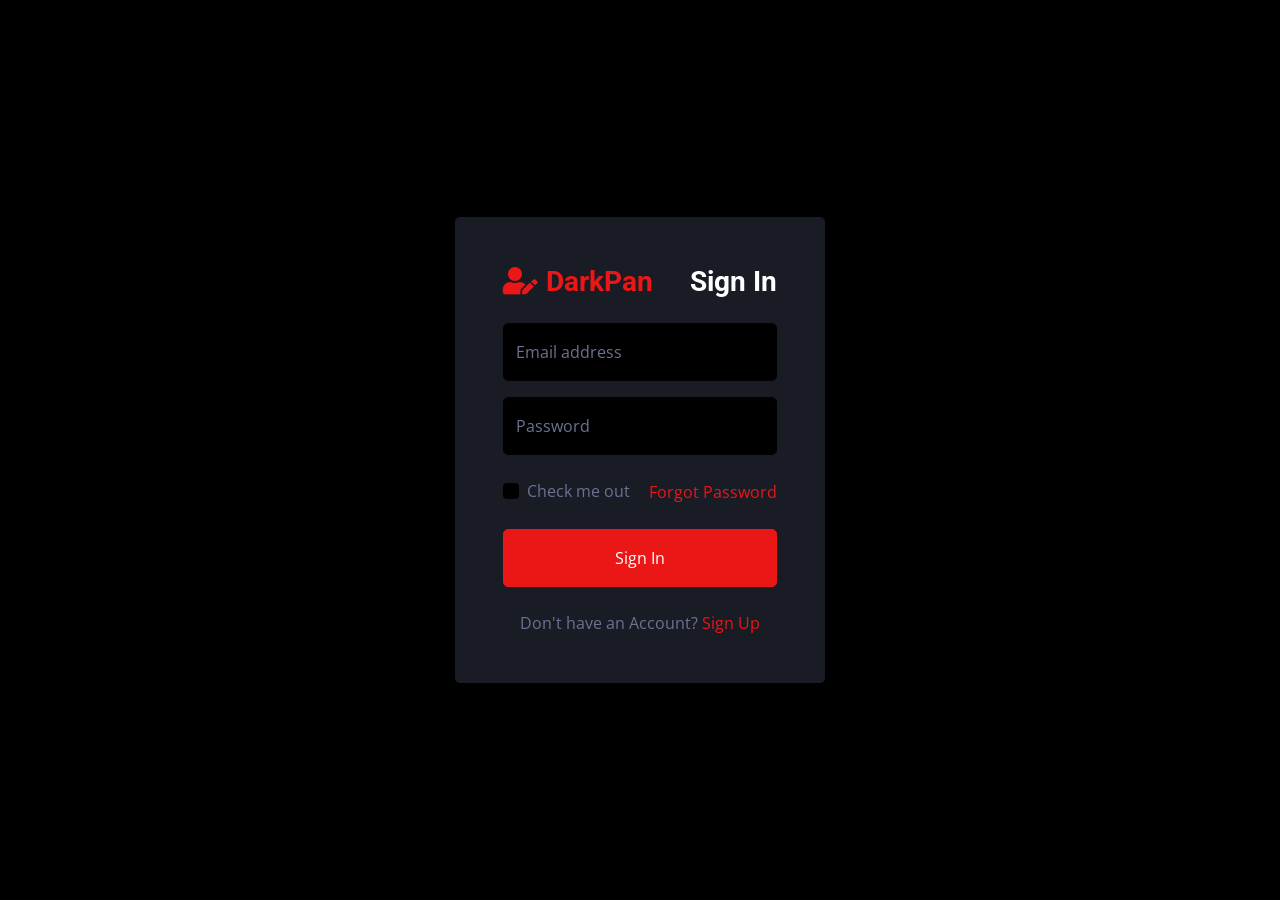
<file: EventsProject/wwwroot/darkpan-1.0.0/signin.html>
<!DOCTYPE html>
<html lang="en">

<head>
    <meta charset="utf-8">
    <title>DarkPan - Bootstrap 5 Admin Template</title>
    <meta content="width=device-width, initial-scale=1.0" name="viewport">
    <meta content="" name="keywords">
    <meta content="" name="description">

    <!-- Favicon -->
    <link href="img/favicon.ico" rel="icon">

    <!-- Google Web Fonts -->
    <link rel="preconnect" href="https://fonts.googleapis.com">
    <link rel="preconnect" href="https://fonts.gstatic.com" crossorigin>
    <link href="https://fonts.googleapis.com/css2?family=Open+Sans:wght@400;600&family=Roboto:wght@500;700&display=swap" rel="stylesheet"> 
    
    <!-- Icon Font Stylesheet -->
    <link href="https://cdnjs.cloudflare.com/ajax/libs/font-awesome/5.10.0/css/all.min.css" rel="stylesheet">
    <link href="https://cdn.jsdelivr.net/npm/bootstrap-icons@1.4.1/font/bootstrap-icons.css" rel="stylesheet">

    <!-- Libraries Stylesheet -->
    <link href="lib/owlcarousel/assets/owl.carousel.min.css" rel="stylesheet">
    <link href="lib/tempusdominus/css/tempusdominus-bootstrap-4.min.css" rel="stylesheet" />

    <!-- Customized Bootstrap Stylesheet -->
    <link href="css/bootstrap.min.css" rel="stylesheet">

    <!-- Template Stylesheet -->
    <link href="css/style.css" rel="stylesheet">
</head>

<body>
    <div class="container-fluid position-relative d-flex p-0">
        <!-- Spinner Start -->
        <div id="spinner" class="show bg-dark position-fixed translate-middle w-100 vh-100 top-50 start-50 d-flex align-items-center justify-content-center">
            <div class="spinner-border text-primary" style="width: 3rem; height: 3rem;" role="status">
                <span class="sr-only">Loading...</span>
            </div>
        </div>
        <!-- Spinner End -->


        <!-- Sign In Start -->
        <div class="container-fluid">
            <div class="row h-100 align-items-center justify-content-center" style="min-height: 100vh;">
                <div class="col-12 col-sm-8 col-md-6 col-lg-5 col-xl-4">
                    <div class="bg-secondary rounded p-4 p-sm-5 my-4 mx-3">
                        <div class="d-flex align-items-center justify-content-between mb-3">
                            <a href="index.html" class="">
                                <h3 class="text-primary"><i class="fa fa-user-edit me-2"></i>DarkPan</h3>
                            </a>
                            <h3>Sign In</h3>
                        </div>
                        <div class="form-floating mb-3">
                            <input type="email" class="form-control" id="floatingInput" placeholder="name@example.com">
                            <label for="floatingInput">Email address</label>
                        </div>
                        <div class="form-floating mb-4">
                            <input type="password" class="form-control" id="floatingPassword" placeholder="Password">
                            <label for="floatingPassword">Password</label>
                        </div>
                        <div class="d-flex align-items-center justify-content-between mb-4">
                            <div class="form-check">
                                <input type="checkbox" class="form-check-input" id="exampleCheck1">
                                <label class="form-check-label" for="exampleCheck1">Check me out</label>
                            </div>
                            <a href="">Forgot Password</a>
                        </div>
                        <button type="submit" class="btn btn-primary py-3 w-100 mb-4">Sign In</button>
                        <p class="text-center mb-0">Don't have an Account? <a href="">Sign Up</a></p>
                    </div>
                </div>
            </div>
        </div>
        <!-- Sign In End -->
    </div>

    <!-- JavaScript Libraries -->
    <script src="https://code.jquery.com/jquery-3.4.1.min.js"></script>
    <script src="https://cdn.jsdelivr.net/npm/bootstrap@5.0.0/dist/js/bootstrap.bundle.min.js"></script>
    <script src="lib/chart/chart.min.js"></script>
    <script src="lib/easing/easing.min.js"></script>
    <script src="lib/waypoints/waypoints.min.js"></script>
    <script src="lib/owlcarousel/owl.carousel.min.js"></script>
    <script src="lib/tempusdominus/js/moment.min.js"></script>
    <script src="lib/tempusdominus/js/moment-timezone.min.js"></script>
    <script src="lib/tempusdominus/js/tempusdominus-bootstrap-4.min.js"></script>

    <!-- Template Javascript -->
    <script src="js/main.js"></script>
</body>

</html>
</file>
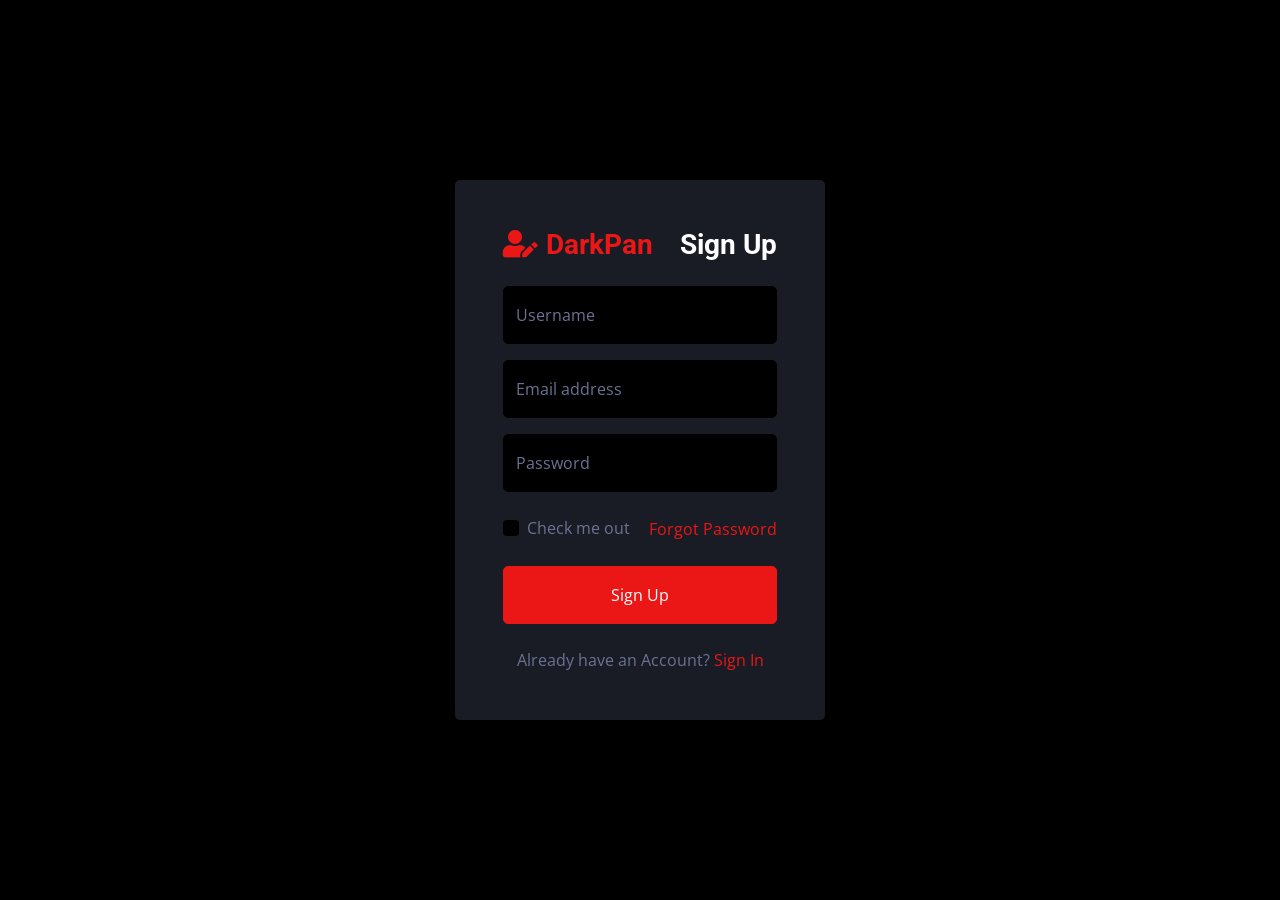
<file: EventsProject/wwwroot/darkpan-1.0.0/signup.html>
<!DOCTYPE html>
<html lang="en">

<head>
    <meta charset="utf-8">
    <title>DarkPan - Bootstrap 5 Admin Template</title>
    <meta content="width=device-width, initial-scale=1.0" name="viewport">
    <meta content="" name="keywords">
    <meta content="" name="description">

    <!-- Favicon -->
    <link href="img/favicon.ico" rel="icon">

    <!-- Google Web Fonts -->
    <link rel="preconnect" href="https://fonts.googleapis.com">
    <link rel="preconnect" href="https://fonts.gstatic.com" crossorigin>
    <link href="https://fonts.googleapis.com/css2?family=Open+Sans:wght@400;600&family=Roboto:wght@500;700&display=swap" rel="stylesheet"> 
    
    <!-- Icon Font Stylesheet -->
    <link href="https://cdnjs.cloudflare.com/ajax/libs/font-awesome/5.10.0/css/all.min.css" rel="stylesheet">
    <link href="https://cdn.jsdelivr.net/npm/bootstrap-icons@1.4.1/font/bootstrap-icons.css" rel="stylesheet">

    <!-- Libraries Stylesheet -->
    <link href="lib/owlcarousel/assets/owl.carousel.min.css" rel="stylesheet">
    <link href="lib/tempusdominus/css/tempusdominus-bootstrap-4.min.css" rel="stylesheet" />

    <!-- Customized Bootstrap Stylesheet -->
    <link href="css/bootstrap.min.css" rel="stylesheet">

    <!-- Template Stylesheet -->
    <link href="css/style.css" rel="stylesheet">
</head>

<body>
    <div class="container-fluid position-relative d-flex p-0">
        <!-- Spinner Start -->
        <div id="spinner" class="show bg-dark position-fixed translate-middle w-100 vh-100 top-50 start-50 d-flex align-items-center justify-content-center">
            <div class="spinner-border text-primary" style="width: 3rem; height: 3rem;" role="status">
                <span class="sr-only">Loading...</span>
            </div>
        </div>
        <!-- Spinner End -->


        <!-- Sign Up Start -->
        <div class="container-fluid">
            <div class="row h-100 align-items-center justify-content-center" style="min-height: 100vh;">
                <div class="col-12 col-sm-8 col-md-6 col-lg-5 col-xl-4">
                    <div class="bg-secondary rounded p-4 p-sm-5 my-4 mx-3">
                        <div class="d-flex align-items-center justify-content-between mb-3">
                            <a href="index.html" class="">
                                <h3 class="text-primary"><i class="fa fa-user-edit me-2"></i>DarkPan</h3>
                            </a>
                            <h3>Sign Up</h3>
                        </div>
                        <div class="form-floating mb-3">
                            <input type="text" class="form-control" id="floatingText" placeholder="jhondoe">
                            <label for="floatingText">Username</label>
                        </div>
                        <div class="form-floating mb-3">
                            <input type="email" class="form-control" id="floatingInput" placeholder="name@example.com">
                            <label for="floatingInput">Email address</label>
                        </div>
                        <div class="form-floating mb-4">
                            <input type="password" class="form-control" id="floatingPassword" placeholder="Password">
                            <label for="floatingPassword">Password</label>
                        </div>
                        <div class="d-flex align-items-center justify-content-between mb-4">
                            <div class="form-check">
                                <input type="checkbox" class="form-check-input" id="exampleCheck1">
                                <label class="form-check-label" for="exampleCheck1">Check me out</label>
                            </div>
                            <a href="">Forgot Password</a>
                        </div>
                        <button type="submit" class="btn btn-primary py-3 w-100 mb-4">Sign Up</button>
                        <p class="text-center mb-0">Already have an Account? <a href="">Sign In</a></p>
                    </div>
                </div>
            </div>
        </div>
        <!-- Sign Up End -->
    </div>

    <!-- JavaScript Libraries -->
    <script src="https://code.jquery.com/jquery-3.4.1.min.js"></script>
    <script src="https://cdn.jsdelivr.net/npm/bootstrap@5.0.0/dist/js/bootstrap.bundle.min.js"></script>
    <script src="lib/chart/chart.min.js"></script>
    <script src="lib/easing/easing.min.js"></script>
    <script src="lib/waypoints/waypoints.min.js"></script>
    <script src="lib/owlcarousel/owl.carousel.min.js"></script>
    <script src="lib/tempusdominus/js/moment.min.js"></script>
    <script src="lib/tempusdominus/js/moment-timezone.min.js"></script>
    <script src="lib/tempusdominus/js/tempusdominus-bootstrap-4.min.js"></script>

    <!-- Template Javascript -->
    <script src="js/main.js"></script>
</body>

</html>
</file>
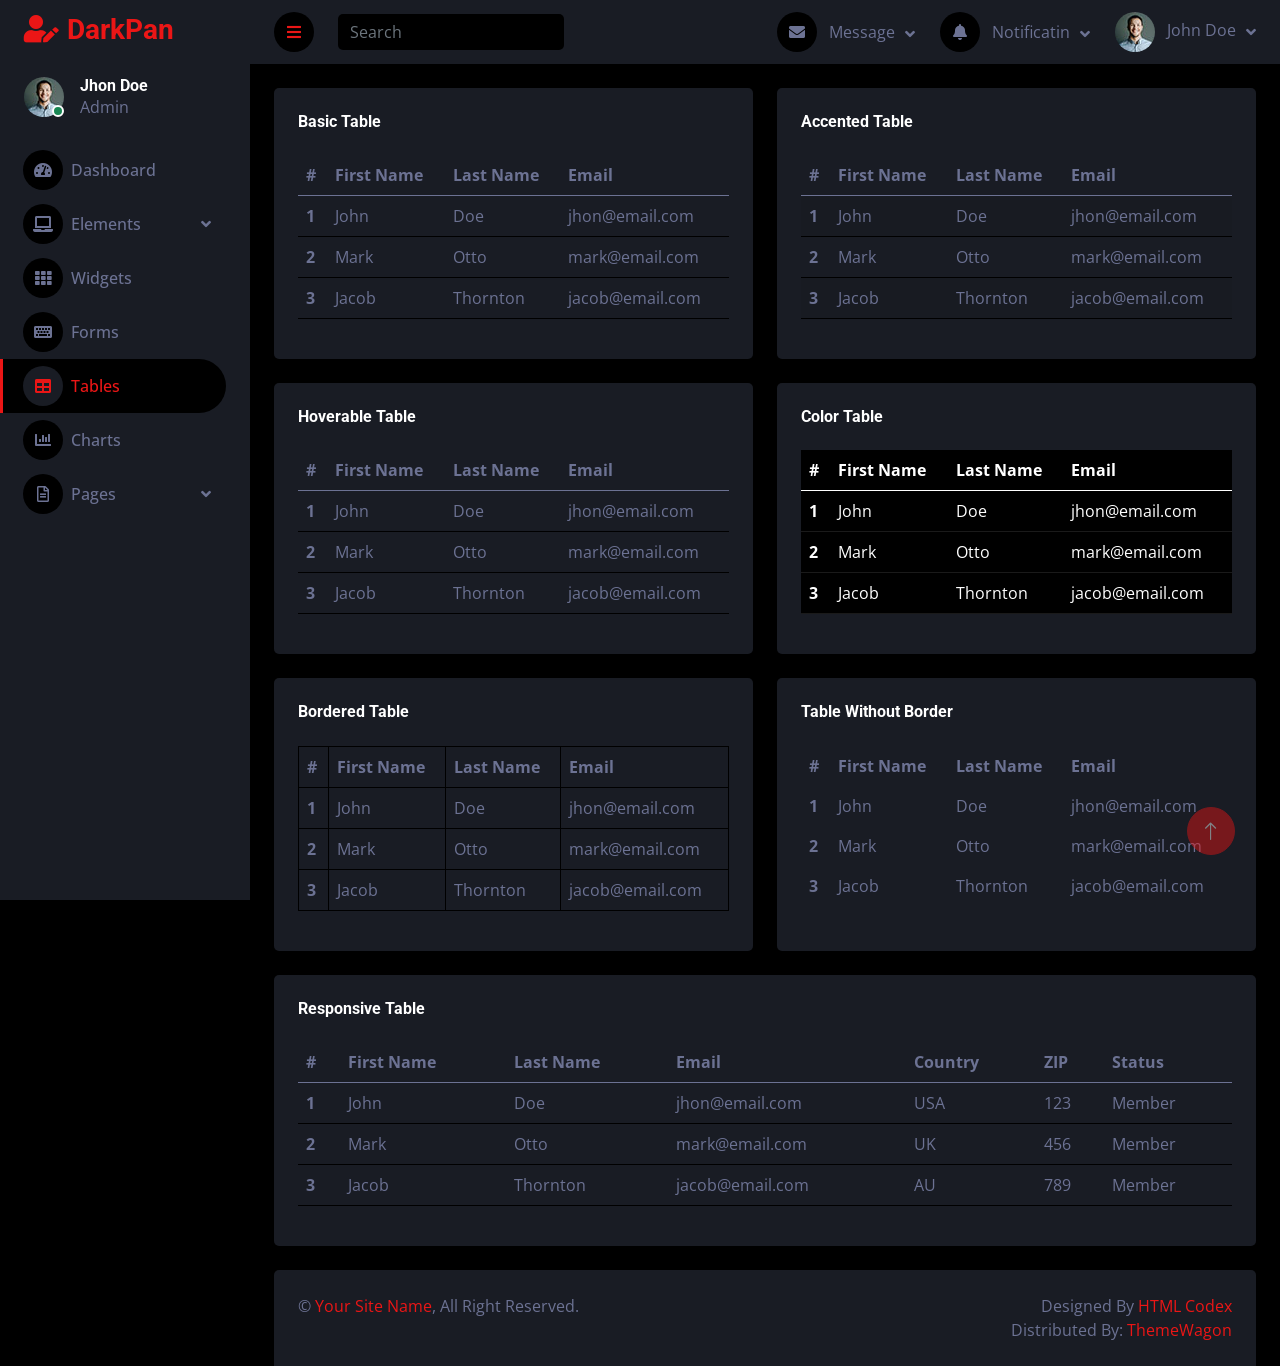
<file: EventsProject/wwwroot/darkpan-1.0.0/table.html>
<!DOCTYPE html>
<html lang="en">

<head>
    <meta charset="utf-8">
    <title>DarkPan - Bootstrap 5 Admin Template</title>
    <meta content="width=device-width, initial-scale=1.0" name="viewport">
    <meta content="" name="keywords">
    <meta content="" name="description">

    <!-- Favicon -->
    <link href="img/favicon.ico" rel="icon">

    <!-- Google Web Fonts -->
    <link rel="preconnect" href="https://fonts.googleapis.com">
    <link rel="preconnect" href="https://fonts.gstatic.com" crossorigin>
    <link href="https://fonts.googleapis.com/css2?family=Open+Sans:wght@400;600&family=Roboto:wght@500;700&display=swap" rel="stylesheet"> 
    
    <!-- Icon Font Stylesheet -->
    <link href="https://cdnjs.cloudflare.com/ajax/libs/font-awesome/5.10.0/css/all.min.css" rel="stylesheet">
    <link href="https://cdn.jsdelivr.net/npm/bootstrap-icons@1.4.1/font/bootstrap-icons.css" rel="stylesheet">

    <!-- Libraries Stylesheet -->
    <link href="lib/owlcarousel/assets/owl.carousel.min.css" rel="stylesheet">
    <link href="lib/tempusdominus/css/tempusdominus-bootstrap-4.min.css" rel="stylesheet" />

    <!-- Customized Bootstrap Stylesheet -->
    <link href="css/bootstrap.min.css" rel="stylesheet">

    <!-- Template Stylesheet -->
    <link href="css/style.css" rel="stylesheet">
</head>

<body>
    <div class="container-fluid position-relative d-flex p-0">
        <!-- Spinner Start -->
        <div id="spinner" class="show bg-dark position-fixed translate-middle w-100 vh-100 top-50 start-50 d-flex align-items-center justify-content-center">
            <div class="spinner-border text-primary" style="width: 3rem; height: 3rem;" role="status">
                <span class="sr-only">Loading...</span>
            </div>
        </div>
        <!-- Spinner End -->


        <!-- Sidebar Start -->
        <div class="sidebar pe-4 pb-3">
            <nav class="navbar bg-secondary navbar-dark">
                <a href="index.html" class="navbar-brand mx-4 mb-3">
                    <h3 class="text-primary"><i class="fa fa-user-edit me-2"></i>DarkPan</h3>
                </a>
                <div class="d-flex align-items-center ms-4 mb-4">
                    <div class="position-relative">
                        <img class="rounded-circle" src="img/user.jpg" alt="" style="width: 40px; height: 40px;">
                        <div class="bg-success rounded-circle border border-2 border-white position-absolute end-0 bottom-0 p-1"></div>
                    </div>
                    <div class="ms-3">
                        <h6 class="mb-0">Jhon Doe</h6>
                        <span>Admin</span>
                    </div>
                </div>
                <div class="navbar-nav w-100">
                    <a href="index.html" class="nav-item nav-link"><i class="fa fa-tachometer-alt me-2"></i>Dashboard</a>
                    <div class="nav-item dropdown">
                        <a href="#" class="nav-link dropdown-toggle" data-bs-toggle="dropdown"><i class="fa fa-laptop me-2"></i>Elements</a>
                        <div class="dropdown-menu bg-transparent border-0">
                            <a href="button.html" class="dropdown-item">Buttons</a>
                            <a href="typography.html" class="dropdown-item">Typography</a>
                            <a href="element.html" class="dropdown-item">Other Elements</a>
                        </div>
                    </div>
                    <a href="widget.html" class="nav-item nav-link"><i class="fa fa-th me-2"></i>Widgets</a>
                    <a href="form.html" class="nav-item nav-link"><i class="fa fa-keyboard me-2"></i>Forms</a>
                    <a href="table.html" class="nav-item nav-link active"><i class="fa fa-table me-2"></i>Tables</a>
                    <a href="chart.html" class="nav-item nav-link"><i class="fa fa-chart-bar me-2"></i>Charts</a>
                    <div class="nav-item dropdown">
                        <a href="#" class="nav-link dropdown-toggle" data-bs-toggle="dropdown"><i class="far fa-file-alt me-2"></i>Pages</a>
                        <div class="dropdown-menu bg-transparent border-0">
                            <a href="signin.html" class="dropdown-item">Sign In</a>
                            <a href="signup.html" class="dropdown-item">Sign Up</a>
                            <a href="404.html" class="dropdown-item">404 Error</a>
                            <a href="blank.html" class="dropdown-item">Blank Page</a>
                        </div>
                    </div>
                </div>
            </nav>
        </div>
        <!-- Sidebar End -->


        <!-- Content Start -->
        <div class="content">
            <!-- Navbar Start -->
            <nav class="navbar navbar-expand bg-secondary navbar-dark sticky-top px-4 py-0">
                <a href="index.html" class="navbar-brand d-flex d-lg-none me-4">
                    <h2 class="text-primary mb-0"><i class="fa fa-user-edit"></i></h2>
                </a>
                <a href="#" class="sidebar-toggler flex-shrink-0">
                    <i class="fa fa-bars"></i>
                </a>
                <form class="d-none d-md-flex ms-4">
                    <input class="form-control bg-dark border-0" type="search" placeholder="Search">
                </form>
                <div class="navbar-nav align-items-center ms-auto">
                    <div class="nav-item dropdown">
                        <a href="#" class="nav-link dropdown-toggle" data-bs-toggle="dropdown">
                            <i class="fa fa-envelope me-lg-2"></i>
                            <span class="d-none d-lg-inline-flex">Message</span>
                        </a>
                        <div class="dropdown-menu dropdown-menu-end bg-secondary border-0 rounded-0 rounded-bottom m-0">
                            <a href="#" class="dropdown-item">
                                <div class="d-flex align-items-center">
                                    <img class="rounded-circle" src="img/user.jpg" alt="" style="width: 40px; height: 40px;">
                                    <div class="ms-2">
                                        <h6 class="fw-normal mb-0">Jhon send you a message</h6>
                                        <small>15 minutes ago</small>
                                    </div>
                                </div>
                            </a>
                            <hr class="dropdown-divider">
                            <a href="#" class="dropdown-item">
                                <div class="d-flex align-items-center">
                                    <img class="rounded-circle" src="img/user.jpg" alt="" style="width: 40px; height: 40px;">
                                    <div class="ms-2">
                                        <h6 class="fw-normal mb-0">Jhon send you a message</h6>
                                        <small>15 minutes ago</small>
                                    </div>
                                </div>
                            </a>
                            <hr class="dropdown-divider">
                            <a href="#" class="dropdown-item">
                                <div class="d-flex align-items-center">
                                    <img class="rounded-circle" src="img/user.jpg" alt="" style="width: 40px; height: 40px;">
                                    <div class="ms-2">
                                        <h6 class="fw-normal mb-0">Jhon send you a message</h6>
                                        <small>15 minutes ago</small>
                                    </div>
                                </div>
                            </a>
                            <hr class="dropdown-divider">
                            <a href="#" class="dropdown-item text-center">See all message</a>
                        </div>
                    </div>
                    <div class="nav-item dropdown">
                        <a href="#" class="nav-link dropdown-toggle" data-bs-toggle="dropdown">
                            <i class="fa fa-bell me-lg-2"></i>
                            <span class="d-none d-lg-inline-flex">Notificatin</span>
                        </a>
                        <div class="dropdown-menu dropdown-menu-end bg-secondary border-0 rounded-0 rounded-bottom m-0">
                            <a href="#" class="dropdown-item">
                                <h6 class="fw-normal mb-0">Profile updated</h6>
                                <small>15 minutes ago</small>
                            </a>
                            <hr class="dropdown-divider">
                            <a href="#" class="dropdown-item">
                                <h6 class="fw-normal mb-0">New user added</h6>
                                <small>15 minutes ago</small>
                            </a>
                            <hr class="dropdown-divider">
                            <a href="#" class="dropdown-item">
                                <h6 class="fw-normal mb-0">Password changed</h6>
                                <small>15 minutes ago</small>
                            </a>
                            <hr class="dropdown-divider">
                            <a href="#" class="dropdown-item text-center">See all notifications</a>
                        </div>
                    </div>
                    <div class="nav-item dropdown">
                        <a href="#" class="nav-link dropdown-toggle" data-bs-toggle="dropdown">
                            <img class="rounded-circle me-lg-2" src="img/user.jpg" alt="" style="width: 40px; height: 40px;">
                            <span class="d-none d-lg-inline-flex">John Doe</span>
                        </a>
                        <div class="dropdown-menu dropdown-menu-end bg-secondary border-0 rounded-0 rounded-bottom m-0">
                            <a href="#" class="dropdown-item">My Profile</a>
                            <a href="#" class="dropdown-item">Settings</a>
                            <a href="#" class="dropdown-item">Log Out</a>
                        </div>
                    </div>
                </div>
            </nav>
            <!-- Navbar End -->


            <!-- Table Start -->
            <div class="container-fluid pt-4 px-4">
                <div class="row g-4">
                    <div class="col-sm-12 col-xl-6">
                        <div class="bg-secondary rounded h-100 p-4">
                            <h6 class="mb-4">Basic Table</h6>
                            <table class="table">
                                <thead>
                                    <tr>
                                        <th scope="col">#</th>
                                        <th scope="col">First Name</th>
                                        <th scope="col">Last Name</th>
                                        <th scope="col">Email</th>
                                    </tr>
                                </thead>
                                <tbody>
                                    <tr>
                                        <th scope="row">1</th>
                                        <td>John</td>
                                        <td>Doe</td>
                                        <td>jhon@email.com</td>
                                    </tr>
                                    <tr>
                                        <th scope="row">2</th>
                                        <td>Mark</td>
                                        <td>Otto</td>
                                        <td>mark@email.com</td>
                                    </tr>
                                    <tr>
                                        <th scope="row">3</th>
                                        <td>Jacob</td>
                                        <td>Thornton</td>
                                        <td>jacob@email.com</td>
                                    </tr>
                                </tbody>
                            </table>
                        </div>
                    </div>
                    <div class="col-sm-12 col-xl-6">
                        <div class="bg-secondary rounded h-100 p-4">
                            <h6 class="mb-4">Accented Table</h6>
                            <table class="table table-striped">
                                <thead>
                                    <tr>
                                        <th scope="col">#</th>
                                        <th scope="col">First Name</th>
                                        <th scope="col">Last Name</th>
                                        <th scope="col">Email</th>
                                    </tr>
                                </thead>
                                <tbody>
                                    <tr>
                                        <th scope="row">1</th>
                                        <td>John</td>
                                        <td>Doe</td>
                                        <td>jhon@email.com</td>
                                    </tr>
                                    <tr>
                                        <th scope="row">2</th>
                                        <td>Mark</td>
                                        <td>Otto</td>
                                        <td>mark@email.com</td>
                                    </tr>
                                    <tr>
                                        <th scope="row">3</th>
                                        <td>Jacob</td>
                                        <td>Thornton</td>
                                        <td>jacob@email.com</td>
                                    </tr>
                                </tbody>
                            </table>
                        </div>
                    </div>
                    <div class="col-sm-12 col-xl-6">
                        <div class="bg-secondary rounded h-100 p-4">
                            <h6 class="mb-4">Hoverable Table</h6>
                            <table class="table table-hover">
                                <thead>
                                    <tr>
                                        <th scope="col">#</th>
                                        <th scope="col">First Name</th>
                                        <th scope="col">Last Name</th>
                                        <th scope="col">Email</th>
                                    </tr>
                                </thead>
                                <tbody>
                                    <tr>
                                        <th scope="row">1</th>
                                        <td>John</td>
                                        <td>Doe</td>
                                        <td>jhon@email.com</td>
                                    </tr>
                                    <tr>
                                        <th scope="row">2</th>
                                        <td>Mark</td>
                                        <td>Otto</td>
                                        <td>mark@email.com</td>
                                    </tr>
                                    <tr>
                                        <th scope="row">3</th>
                                        <td>Jacob</td>
                                        <td>Thornton</td>
                                        <td>jacob@email.com</td>
                                    </tr>
                                </tbody>
                            </table>
                        </div>
                    </div>
                    <div class="col-sm-12 col-xl-6">
                        <div class="bg-secondary rounded h-100 p-4">
                            <h6 class="mb-4">Color Table</h6>
                            <table class="table table-dark">
                                <thead>
                                    <tr>
                                        <th scope="col">#</th>
                                        <th scope="col">First Name</th>
                                        <th scope="col">Last Name</th>
                                        <th scope="col">Email</th>
                                    </tr>
                                </thead>
                                <tbody>
                                    <tr>
                                        <th scope="row">1</th>
                                        <td>John</td>
                                        <td>Doe</td>
                                        <td>jhon@email.com</td>
                                    </tr>
                                    <tr>
                                        <th scope="row">2</th>
                                        <td>Mark</td>
                                        <td>Otto</td>
                                        <td>mark@email.com</td>
                                    </tr>
                                    <tr>
                                        <th scope="row">3</th>
                                        <td>Jacob</td>
                                        <td>Thornton</td>
                                        <td>jacob@email.com</td>
                                    </tr>
                                </tbody>
                            </table>
                        </div>
                    </div>
                    <div class="col-sm-12 col-xl-6">
                        <div class="bg-secondary rounded h-100 p-4">
                            <h6 class="mb-4">Bordered Table</h6>
                            <table class="table table-bordered">
                                <thead>
                                    <tr>
                                        <th scope="col">#</th>
                                        <th scope="col">First Name</th>
                                        <th scope="col">Last Name</th>
                                        <th scope="col">Email</th>
                                    </tr>
                                </thead>
                                <tbody>
                                    <tr>
                                        <th scope="row">1</th>
                                        <td>John</td>
                                        <td>Doe</td>
                                        <td>jhon@email.com</td>
                                    </tr>
                                    <tr>
                                        <th scope="row">2</th>
                                        <td>Mark</td>
                                        <td>Otto</td>
                                        <td>mark@email.com</td>
                                    </tr>
                                    <tr>
                                        <th scope="row">3</th>
                                        <td>Jacob</td>
                                        <td>Thornton</td>
                                        <td>jacob@email.com</td>
                                    </tr>
                                </tbody>
                            </table>
                        </div>
                    </div>
                    <div class="col-sm-12 col-xl-6">
                        <div class="bg-secondary rounded h-100 p-4">
                            <h6 class="mb-4">Table Without Border</h6>
                            <table class="table table-borderless">
                                <thead>
                                    <tr>
                                        <th scope="col">#</th>
                                        <th scope="col">First Name</th>
                                        <th scope="col">Last Name</th>
                                        <th scope="col">Email</th>
                                    </tr>
                                </thead>
                                <tbody>
                                    <tr>
                                        <th scope="row">1</th>
                                        <td>John</td>
                                        <td>Doe</td>
                                        <td>jhon@email.com</td>
                                    </tr>
                                    <tr>
                                        <th scope="row">2</th>
                                        <td>Mark</td>
                                        <td>Otto</td>
                                        <td>mark@email.com</td>
                                    </tr>
                                    <tr>
                                        <th scope="row">3</th>
                                        <td>Jacob</td>
                                        <td>Thornton</td>
                                        <td>jacob@email.com</td>
                                    </tr>
                                </tbody>
                            </table>
                        </div>
                    </div>
                    <div class="col-12">
                        <div class="bg-secondary rounded h-100 p-4">
                            <h6 class="mb-4">Responsive Table</h6>
                            <div class="table-responsive">
                                <table class="table">
                                    <thead>
                                        <tr>
                                            <th scope="col">#</th>
                                            <th scope="col">First Name</th>
                                            <th scope="col">Last Name</th>
                                            <th scope="col">Email</th>
                                            <th scope="col">Country</th>
                                            <th scope="col">ZIP</th>
                                            <th scope="col">Status</th>
                                        </tr>
                                    </thead>
                                    <tbody>
                                        <tr>
                                            <th scope="row">1</th>
                                            <td>John</td>
                                            <td>Doe</td>
                                            <td>jhon@email.com</td>
                                            <td>USA</td>
                                            <td>123</td>
                                            <td>Member</td>
                                        </tr>
                                        <tr>
                                            <th scope="row">2</th>
                                            <td>Mark</td>
                                            <td>Otto</td>
                                            <td>mark@email.com</td>
                                            <td>UK</td>
                                            <td>456</td>
                                            <td>Member</td>
                                        </tr>
                                        <tr>
                                            <th scope="row">3</th>
                                            <td>Jacob</td>
                                            <td>Thornton</td>
                                            <td>jacob@email.com</td>
                                            <td>AU</td>
                                            <td>789</td>
                                            <td>Member</td>
                                        </tr>
                                    </tbody>
                                </table>
                            </div>
                        </div>
                    </div>
                </div>
            </div>
            <!-- Table End -->


            <!-- Footer Start -->
            <div class="container-fluid pt-4 px-4">
                <div class="bg-secondary rounded-top p-4">
                    <div class="row">
                        <div class="col-12 col-sm-6 text-center text-sm-start">
                            &copy; <a href="#">Your Site Name</a>, All Right Reserved. 
                        </div>
                        <div class="col-12 col-sm-6 text-center text-sm-end">
                            <!--/*** This template is free as long as you keep the footer author’s credit link/attribution link/backlink. If you'd like to use the template without the footer author’s credit link/attribution link/backlink, you can purchase the Credit Removal License from "https://htmlcodex.com/credit-removal". Thank you for your support. ***/-->
                            Designed By <a href="https://htmlcodex.com">HTML Codex</a>
                            <br>Distributed By: <a href="https://themewagon.com" target="_blank">ThemeWagon</a>
                        </div>
                    </div>
                </div>
            </div>
            <!-- Footer End -->
        </div>
        <!-- Content End -->


        <!-- Back to Top -->
        <a href="#" class="btn btn-lg btn-primary btn-lg-square back-to-top"><i class="bi bi-arrow-up"></i></a>
    </div>

    <!-- JavaScript Libraries -->
    <script src="https://code.jquery.com/jquery-3.4.1.min.js"></script>
    <script src="https://cdn.jsdelivr.net/npm/bootstrap@5.0.0/dist/js/bootstrap.bundle.min.js"></script>
    <script src="lib/chart/chart.min.js"></script>
    <script src="lib/easing/easing.min.js"></script>
    <script src="lib/waypoints/waypoints.min.js"></script>
    <script src="lib/owlcarousel/owl.carousel.min.js"></script>
    <script src="lib/tempusdominus/js/moment.min.js"></script>
    <script src="lib/tempusdominus/js/moment-timezone.min.js"></script>
    <script src="lib/tempusdominus/js/tempusdominus-bootstrap-4.min.js"></script>

    <!-- Template Javascript -->
    <script src="js/main.js"></script>
</body>

</html>
</file>
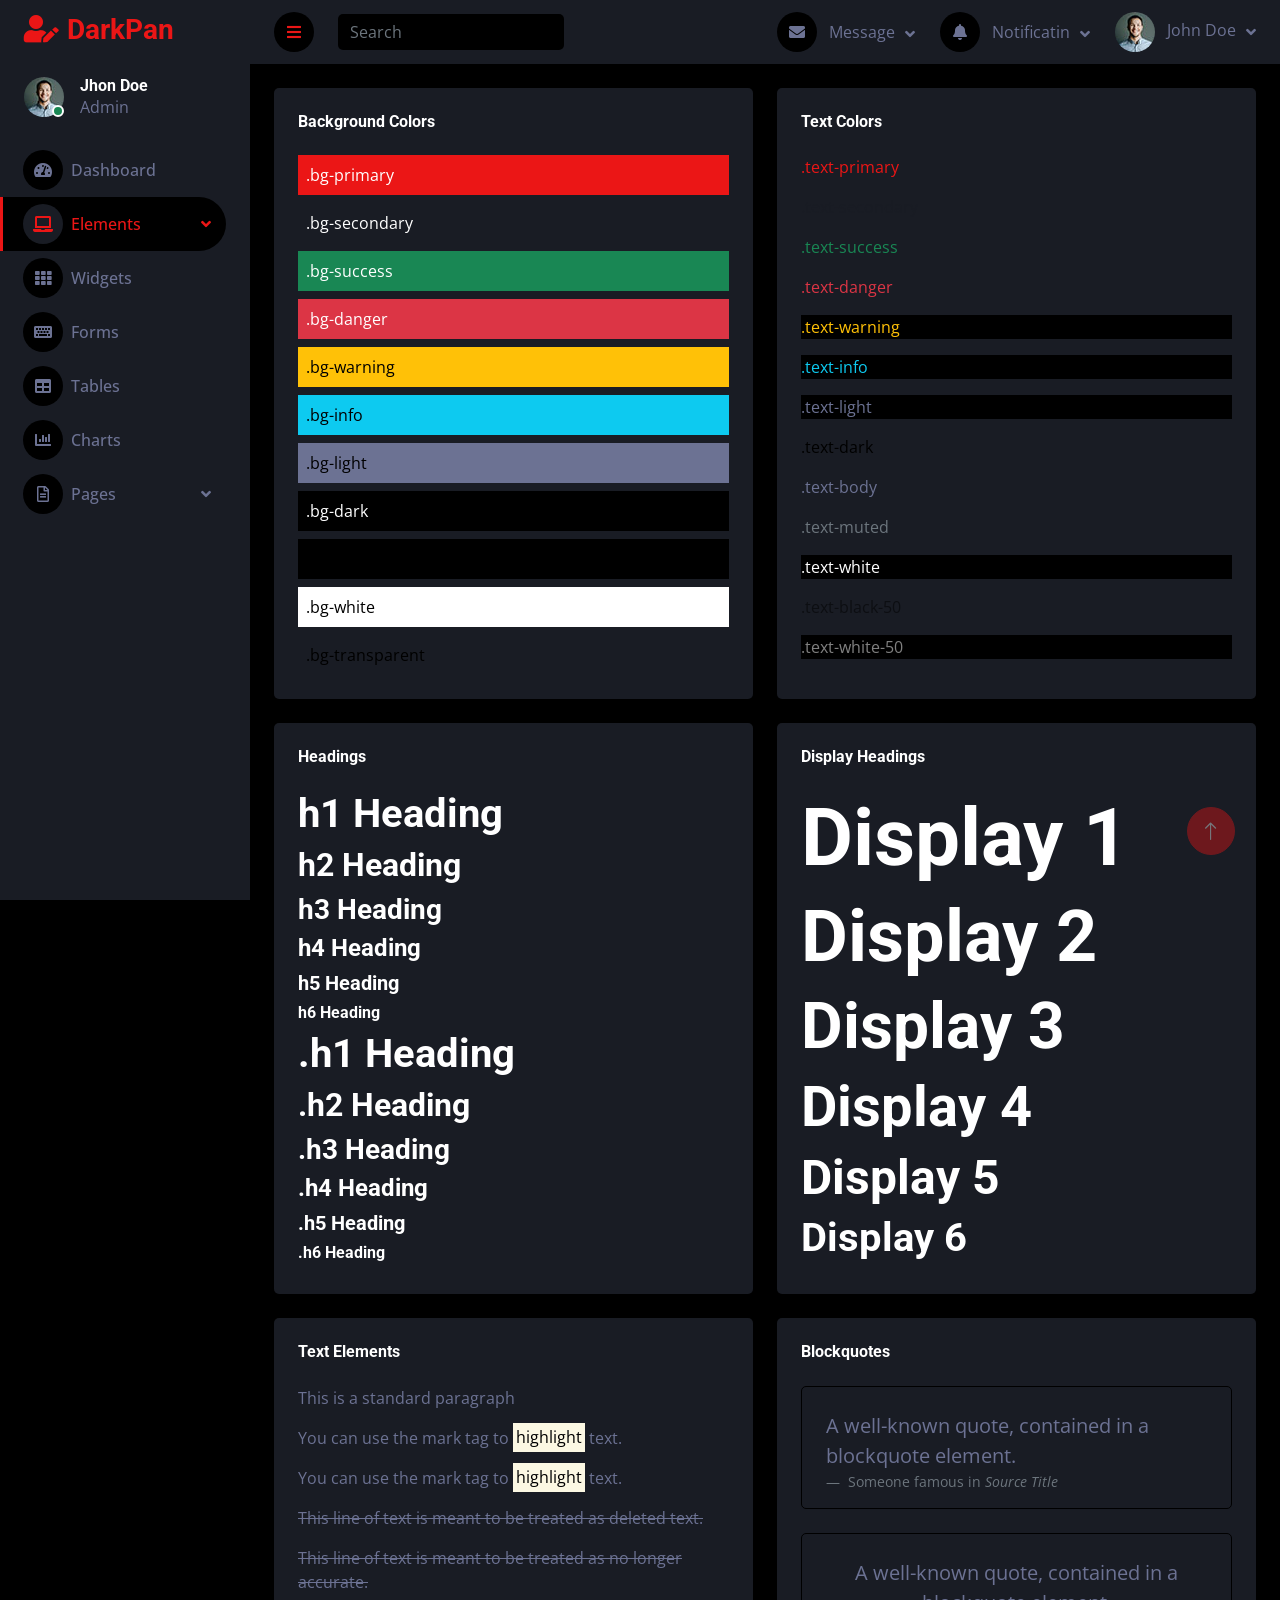
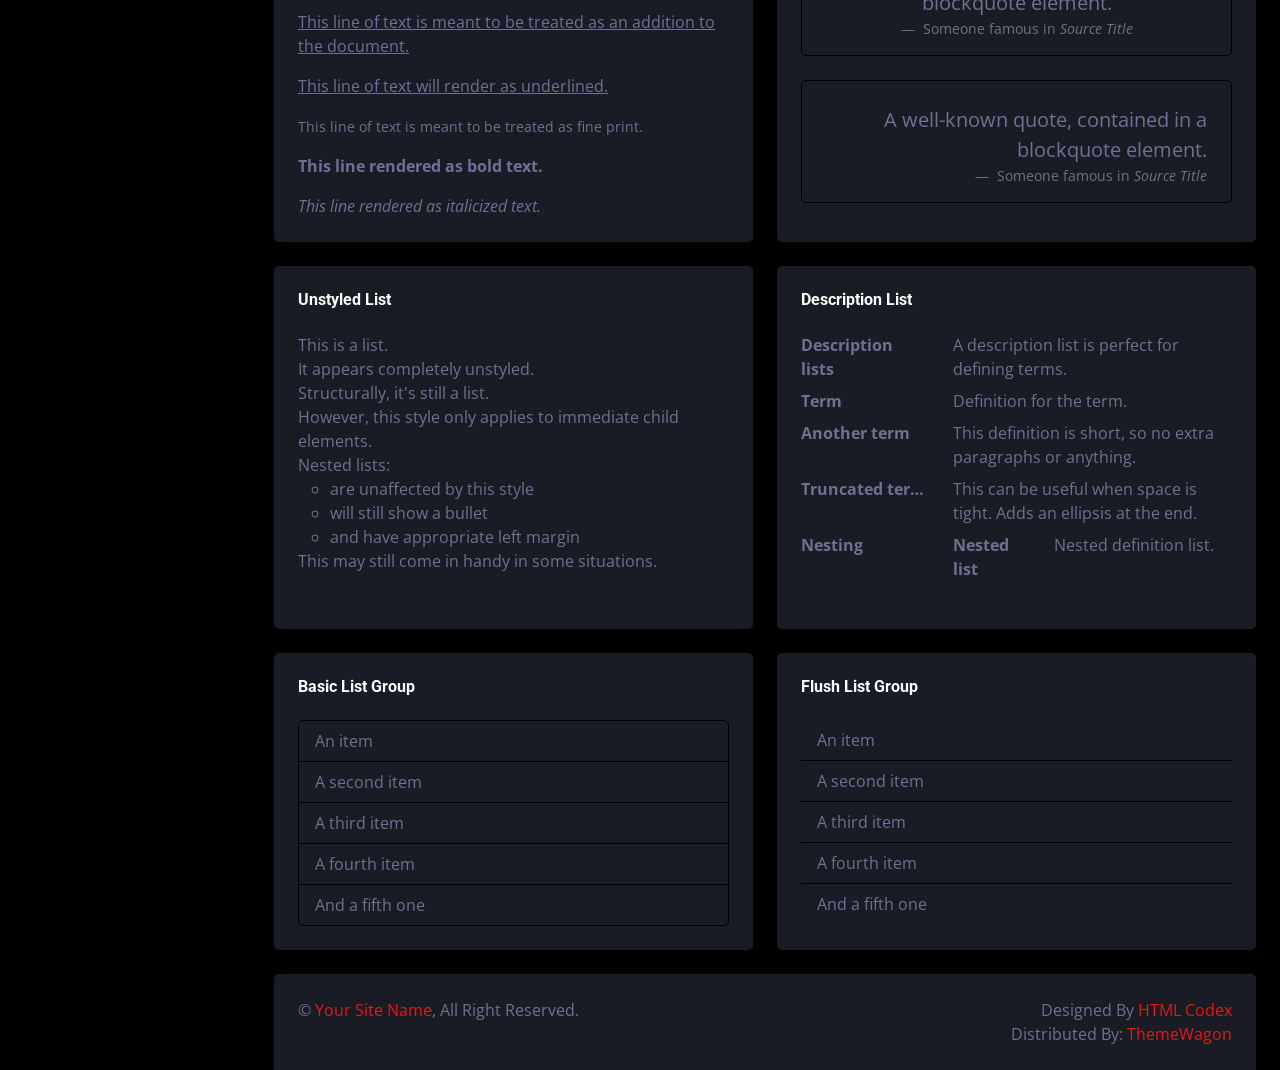
<file: EventsProject/wwwroot/darkpan-1.0.0/typography.html>
<!DOCTYPE html>
<html lang="en">

<head>
    <meta charset="utf-8">
    <title>DarkPan - Bootstrap 5 Admin Template</title>
    <meta content="width=device-width, initial-scale=1.0" name="viewport">
    <meta content="" name="keywords">
    <meta content="" name="description">

    <!-- Favicon -->
    <link href="img/favicon.ico" rel="icon">

    <!-- Google Web Fonts -->
    <link rel="preconnect" href="https://fonts.googleapis.com">
    <link rel="preconnect" href="https://fonts.gstatic.com" crossorigin>
    <link href="https://fonts.googleapis.com/css2?family=Open+Sans:wght@400;600&family=Roboto:wght@500;700&display=swap" rel="stylesheet"> 
    
    <!-- Icon Font Stylesheet -->
    <link href="https://cdnjs.cloudflare.com/ajax/libs/font-awesome/5.10.0/css/all.min.css" rel="stylesheet">
    <link href="https://cdn.jsdelivr.net/npm/bootstrap-icons@1.4.1/font/bootstrap-icons.css" rel="stylesheet">

    <!-- Libraries Stylesheet -->
    <link href="lib/owlcarousel/assets/owl.carousel.min.css" rel="stylesheet">
    <link href="lib/tempusdominus/css/tempusdominus-bootstrap-4.min.css" rel="stylesheet" />

    <!-- Customized Bootstrap Stylesheet -->
    <link href="css/bootstrap.min.css" rel="stylesheet">

    <!-- Template Stylesheet -->
    <link href="css/style.css" rel="stylesheet">
</head>

<body>
    <div class="container-fluid position-relative d-flex p-0">
        <!-- Spinner Start -->
        <div id="spinner" class="show bg-dark position-fixed translate-middle w-100 vh-100 top-50 start-50 d-flex align-items-center justify-content-center">
            <div class="spinner-border text-primary" style="width: 3rem; height: 3rem;" role="status">
                <span class="sr-only">Loading...</span>
            </div>
        </div>
        <!-- Spinner End -->


        <!-- Sidebar Start -->
        <div class="sidebar pe-4 pb-3">
            <nav class="navbar bg-secondary navbar-dark">
                <a href="index.html" class="navbar-brand mx-4 mb-3">
                    <h3 class="text-primary"><i class="fa fa-user-edit me-2"></i>DarkPan</h3>
                </a>
                <div class="d-flex align-items-center ms-4 mb-4">
                    <div class="position-relative">
                        <img class="rounded-circle" src="img/user.jpg" alt="" style="width: 40px; height: 40px;">
                        <div class="bg-success rounded-circle border border-2 border-white position-absolute end-0 bottom-0 p-1"></div>
                    </div>
                    <div class="ms-3">
                        <h6 class="mb-0">Jhon Doe</h6>
                        <span>Admin</span>
                    </div>
                </div>
                <div class="navbar-nav w-100">
                    <a href="index.html" class="nav-item nav-link"><i class="fa fa-tachometer-alt me-2"></i>Dashboard</a>
                    <div class="nav-item dropdown">
                        <a href="#" class="nav-link dropdown-toggle active" data-bs-toggle="dropdown"><i class="fa fa-laptop me-2"></i>Elements</a>
                        <div class="dropdown-menu bg-transparent border-0">
                            <a href="button.html" class="dropdown-item">Buttons</a>
                            <a href="typography.html" class="dropdown-item active">Typography</a>
                            <a href="element.html" class="dropdown-item">Other Elements</a>
                        </div>
                    </div>
                    <a href="widget.html" class="nav-item nav-link"><i class="fa fa-th me-2"></i>Widgets</a>
                    <a href="form.html" class="nav-item nav-link"><i class="fa fa-keyboard me-2"></i>Forms</a>
                    <a href="table.html" class="nav-item nav-link"><i class="fa fa-table me-2"></i>Tables</a>
                    <a href="chart.html" class="nav-item nav-link"><i class="fa fa-chart-bar me-2"></i>Charts</a>
                    <div class="nav-item dropdown">
                        <a href="#" class="nav-link dropdown-toggle" data-bs-toggle="dropdown"><i class="far fa-file-alt me-2"></i>Pages</a>
                        <div class="dropdown-menu bg-transparent border-0">
                            <a href="signin.html" class="dropdown-item">Sign In</a>
                            <a href="signup.html" class="dropdown-item">Sign Up</a>
                            <a href="404.html" class="dropdown-item">404 Error</a>
                            <a href="blank.html" class="dropdown-item">Blank Page</a>
                        </div>
                    </div>
                </div>
            </nav>
        </div>
        <!-- Sidebar End -->


        <!-- Content Start -->
        <div class="content">
            <!-- Navbar Start -->
            <nav class="navbar navbar-expand bg-secondary navbar-dark sticky-top px-4 py-0">
                <a href="index.html" class="navbar-brand d-flex d-lg-none me-4">
                    <h2 class="text-primary mb-0"><i class="fa fa-user-edit"></i></h2>
                </a>
                <a href="#" class="sidebar-toggler flex-shrink-0">
                    <i class="fa fa-bars"></i>
                </a>
                <form class="d-none d-md-flex ms-4">
                    <input class="form-control bg-dark border-0" type="search" placeholder="Search">
                </form>
                <div class="navbar-nav align-items-center ms-auto">
                    <div class="nav-item dropdown">
                        <a href="#" class="nav-link dropdown-toggle" data-bs-toggle="dropdown">
                            <i class="fa fa-envelope me-lg-2"></i>
                            <span class="d-none d-lg-inline-flex">Message</span>
                        </a>
                        <div class="dropdown-menu dropdown-menu-end bg-secondary border-0 rounded-0 rounded-bottom m-0">
                            <a href="#" class="dropdown-item">
                                <div class="d-flex align-items-center">
                                    <img class="rounded-circle" src="img/user.jpg" alt="" style="width: 40px; height: 40px;">
                                    <div class="ms-2">
                                        <h6 class="fw-normal mb-0">Jhon send you a message</h6>
                                        <small>15 minutes ago</small>
                                    </div>
                                </div>
                            </a>
                            <hr class="dropdown-divider">
                            <a href="#" class="dropdown-item">
                                <div class="d-flex align-items-center">
                                    <img class="rounded-circle" src="img/user.jpg" alt="" style="width: 40px; height: 40px;">
                                    <div class="ms-2">
                                        <h6 class="fw-normal mb-0">Jhon send you a message</h6>
                                        <small>15 minutes ago</small>
                                    </div>
                                </div>
                            </a>
                            <hr class="dropdown-divider">
                            <a href="#" class="dropdown-item">
                                <div class="d-flex align-items-center">
                                    <img class="rounded-circle" src="img/user.jpg" alt="" style="width: 40px; height: 40px;">
                                    <div class="ms-2">
                                        <h6 class="fw-normal mb-0">Jhon send you a message</h6>
                                        <small>15 minutes ago</small>
                                    </div>
                                </div>
                            </a>
                            <hr class="dropdown-divider">
                            <a href="#" class="dropdown-item text-center">See all message</a>
                        </div>
                    </div>
                    <div class="nav-item dropdown">
                        <a href="#" class="nav-link dropdown-toggle" data-bs-toggle="dropdown">
                            <i class="fa fa-bell me-lg-2"></i>
                            <span class="d-none d-lg-inline-flex">Notificatin</span>
                        </a>
                        <div class="dropdown-menu dropdown-menu-end bg-secondary border-0 rounded-0 rounded-bottom m-0">
                            <a href="#" class="dropdown-item">
                                <h6 class="fw-normal mb-0">Profile updated</h6>
                                <small>15 minutes ago</small>
                            </a>
                            <hr class="dropdown-divider">
                            <a href="#" class="dropdown-item">
                                <h6 class="fw-normal mb-0">New user added</h6>
                                <small>15 minutes ago</small>
                            </a>
                            <hr class="dropdown-divider">
                            <a href="#" class="dropdown-item">
                                <h6 class="fw-normal mb-0">Password changed</h6>
                                <small>15 minutes ago</small>
                            </a>
                            <hr class="dropdown-divider">
                            <a href="#" class="dropdown-item text-center">See all notifications</a>
                        </div>
                    </div>
                    <div class="nav-item dropdown">
                        <a href="#" class="nav-link dropdown-toggle" data-bs-toggle="dropdown">
                            <img class="rounded-circle me-lg-2" src="img/user.jpg" alt="" style="width: 40px; height: 40px;">
                            <span class="d-none d-lg-inline-flex">John Doe</span>
                        </a>
                        <div class="dropdown-menu dropdown-menu-end bg-secondary border-0 rounded-0 rounded-bottom m-0">
                            <a href="#" class="dropdown-item">My Profile</a>
                            <a href="#" class="dropdown-item">Settings</a>
                            <a href="#" class="dropdown-item">Log Out</a>
                        </div>
                    </div>
                </div>
            </nav>
            <!-- Navbar End -->


            <!-- Typography Start -->
            <div class="container-fluid pt-4 px-4">
                <div class="row g-4">
                    <div class="col-sm-12 col-xl-6">
                        <div class="bg-secondary rounded h-100 p-4">
                            <h6 class="mb-4">Background Colors</h6>
                            <div class="p-2 mb-2 bg-primary text-white">.bg-primary</div>
                            <div class="p-2 mb-2 bg-secondary text-white">.bg-secondary</div>
                            <div class="p-2 mb-2 bg-success text-white">.bg-success</div>
                            <div class="p-2 mb-2 bg-danger text-white">.bg-danger</div>
                            <div class="p-2 mb-2 bg-warning text-dark">.bg-warning</div>
                            <div class="p-2 mb-2 bg-info text-dark">.bg-info</div>
                            <div class="p-2 mb-2 bg-light text-dark">.bg-light</div>
                            <div class="p-2 mb-2 bg-dark text-white">.bg-dark</div>
                            <div class="p-2 mb-2 bg-body text-dark">.bg-body</div>
                            <div class="p-2 mb-2 bg-white text-dark">.bg-white</div>
                            <div class="p-2 mb-0 bg-transparent text-dark">.bg-transparent</div>
                        </div>
                    </div>
                    <div class="col-sm-12 col-xl-6">
                        <div class="bg-secondary rounded h-100 p-4">
                            <h6 class="mb-4">Text Colors</h6>
                            <p class="text-primary">.text-primary</p>
                            <p class="text-secondary">.text-secondary</p>
                            <p class="text-success">.text-success</p>
                            <p class="text-danger">.text-danger</p>
                            <p class="text-warning bg-dark">.text-warning</p>
                            <p class="text-info bg-dark">.text-info</p>
                            <p class="text-light bg-dark">.text-light</p>
                            <p class="text-dark">.text-dark</p>
                            <p class="text-body">.text-body</p>
                            <p class="text-muted">.text-muted</p>
                            <p class="text-white bg-dark">.text-white</p>
                            <p class="text-black-50">.text-black-50</p>
                            <p class="text-white-50 bg-dark mb-0">.text-white-50</p>
                        </div>
                    </div>
                    <div class="col-sm-12 col-xl-6">
                        <div class="bg-secondary rounded h-100 p-4">
                            <h6 class="mb-4">Headings</h6>
                            <h1>h1 Heading</h1>
                            <h2>h2 Heading</h2>
                            <h3>h3 Heading</h3>
                            <h4>h4 Heading</h4>
                            <h5>h5 Heading</h5>
                            <h6>h6 Heading</h6>
                            <p class="h1">.h1 Heading</p>
                            <p class="h2">.h2 Heading</p>
                            <p class="h3">.h3 Heading</p>
                            <p class="h4">.h4 Heading</p>
                            <p class="h5">.h5 Heading</p>
                            <p class="h6">.h6 Heading</p>
                        </div>
                    </div>
                    <div class="col-sm-12 col-xl-6">
                        <div class="bg-secondary rounded h-100 p-4">
                            <h6 class="mb-4">Display Headings</h6>
                            <h1 class="display-1">Display 1</h1>
                            <h1 class="display-2">Display 2</h1>
                            <h1 class="display-3">Display 3</h1>
                            <h1 class="display-4">Display 4</h1>
                            <h1 class="display-5">Display 5</h1>
                            <h1 class="display-6 mb-0">Display 6</h1>
                        </div>
                    </div>
                    <div class="col-sm-12 col-xl-6">
                        <div class="bg-secondary rounded h-100 p-4">
                            <h6 class="mb-4">Text Elements</h6>
                            <p>This is a standard paragraph</p>
                            <p>You can use the mark tag to <mark>highlight</mark> text.</p>
                            <p>You can use the mark tag to <mark>highlight</mark> text.</p>
                            <p><del>This line of text is meant to be treated as deleted text.</del></p>
                            <p><s>This line of text is meant to be treated as no longer accurate.</s></p>
                            <p><ins>This line of text is meant to be treated as an addition to the document.</ins></p>
                            <p><u>This line of text will render as underlined.</u></p>
                            <p><small>This line of text is meant to be treated as fine print.</small></p>
                            <p><strong>This line rendered as bold text.</strong></p>
                            <p class="mb-0"><em>This line rendered as italicized text.</em></p>
                        </div>
                    </div>
                    <div class="col-sm-12 col-xl-6">
                        <div class="bg-secondary rounded h-100 p-4">
                            <h6 class="mb-4">Blockquotes</h6>
                            <div class="border rounded p-4 pb-0 mb-4">
                                <figure>
                                    <blockquote class="blockquote">
                                        <p>A well-known quote, contained in a blockquote element.</p>
                                    </blockquote>
                                    <figcaption class="blockquote-footer">
                                        Someone famous in <cite title="Source Title">Source Title</cite>
                                    </figcaption>
                                </figure>
                            </div>
                            <div class="border rounded p-4 pb-0 mb-4">
                                <figure class="text-center">
                                    <blockquote class="blockquote">
                                        <p>A well-known quote, contained in a blockquote element.</p>
                                    </blockquote>
                                    <figcaption class="blockquote-footer">
                                        Someone famous in <cite title="Source Title">Source Title</cite>
                                    </figcaption>
                                </figure>
                            </div>
                            <div class="border rounded p-4 pb-0 mb-0">
                                <figure class="text-end">
                                    <blockquote class="blockquote">
                                        <p>A well-known quote, contained in a blockquote element.</p>
                                    </blockquote>
                                    <figcaption class="blockquote-footer">
                                        Someone famous in <cite title="Source Title">Source Title</cite>
                                    </figcaption>
                                </figure>
                            </div>
                        </div>
                    </div>
                    <div class="col-sm-12 col-xl-6">
                        <div class="bg-secondary rounded h-100 p-4">
                            <h6 class="mb-4">Unstyled List</h6>
                            <ul class="list-unstyled mb-0">
                                <li>This is a list.</li>
                                <li>It appears completely unstyled.</li>
                                <li>Structurally, it's still a list.</li>
                                <li>However, this style only applies to immediate child elements.</li>
                                <li>Nested lists:
                                    <ul>
                                        <li>are unaffected by this style</li>
                                        <li>will still show a bullet</li>
                                        <li>and have appropriate left margin</li>
                                    </ul>
                                </li>
                                <li>This may still come in handy in some situations.</li>
                            </ul>
                        </div>
                    </div>
                    <div class="col-sm-12 col-xl-6">
                        <div class="bg-secondary rounded h-100 p-4">
                            <h6 class="mb-4">Description List</h6>
                            <dl class="row mb-0">
                                <dt class="col-sm-4">Description lists</dt>
                                <dd class="col-sm-8">A description list is perfect for defining terms.</dd>

                                <dt class="col-sm-4">Term</dt>
                                <dd class="col-sm-8">Definition for the term.</dd>

                                <dt class="col-sm-4">Another term</dt>
                                <dd class="col-sm-8">This definition is short, so no extra paragraphs or anything.</dd>

                                <dt class="col-sm-4 text-truncate">Truncated term is truncated</dt>
                                <dd class="col-sm-8">This can be useful when space is tight. Adds an ellipsis at the
                                    end.</dd>

                                <dt class="col-sm-4">Nesting</dt>
                                <dd class="col-sm-8">
                                    <dl class="row">
                                        <dt class="col-sm-4">Nested list</dt>
                                        <dd class="col-sm-8">Nested definition list.</dd>
                                    </dl>
                                </dd>
                            </dl>
                        </div>
                    </div>
                    <div class="col-sm-12 col-xl-6">
                        <div class="bg-secondary rounded h-100 p-4">
                            <h6 class="mb-4">Basic List Group</h6>
                            <ul class="list-group">
                                <li class="list-group-item bg-transparent">An item</li>
                                <li class="list-group-item bg-transparent">A second item</li>
                                <li class="list-group-item bg-transparent">A third item</li>
                                <li class="list-group-item bg-transparent">A fourth item</li>
                                <li class="list-group-item bg-transparent">And a fifth one</li>
                            </ul>
                        </div>
                    </div>
                    <div class="col-sm-12 col-xl-6">
                        <div class="bg-secondary rounded h-100 p-4">
                            <h6 class="mb-4">Flush List Group</h6>
                            <ul class="list-group list-group-flush">
                                <li class="list-group-item bg-transparent">An item</li>
                                <li class="list-group-item bg-transparent">A second item</li>
                                <li class="list-group-item bg-transparent">A third item</li>
                                <li class="list-group-item bg-transparent">A fourth item</li>
                                <li class="list-group-item bg-transparent">And a fifth one</li>
                            </ul>
                        </div>
                    </div>
                </div>
            </div>
            <!-- Typography End -->


            <!-- Footer Start -->
            <div class="container-fluid pt-4 px-4">
                <div class="bg-secondary rounded-top p-4">
                    <div class="row">
                        <div class="col-12 col-sm-6 text-center text-sm-start">
                            &copy; <a href="#">Your Site Name</a>, All Right Reserved. 
                        </div>
                        <div class="col-12 col-sm-6 text-center text-sm-end">
                            <!--/*** This template is free as long as you keep the footer author’s credit link/attribution link/backlink. If you'd like to use the template without the footer author’s credit link/attribution link/backlink, you can purchase the Credit Removal License from "https://htmlcodex.com/credit-removal". Thank you for your support. ***/-->
                            Designed By <a href="https://htmlcodex.com">HTML Codex</a>
                            <br>Distributed By: <a href="https://themewagon.com" target="_blank">ThemeWagon</a>
                        </div>
                    </div>
                </div>
            </div>
            <!-- Footer End -->
        </div>
        <!-- Content End -->


        <!-- Back to Top -->
        <a href="#" class="btn btn-lg btn-primary btn-lg-square back-to-top"><i class="bi bi-arrow-up"></i></a>
    </div>

    <!-- JavaScript Libraries -->
    <script src="https://code.jquery.com/jquery-3.4.1.min.js"></script>
    <script src="https://cdn.jsdelivr.net/npm/bootstrap@5.0.0/dist/js/bootstrap.bundle.min.js"></script>
    <script src="lib/chart/chart.min.js"></script>
    <script src="lib/easing/easing.min.js"></script>
    <script src="lib/waypoints/waypoints.min.js"></script>
    <script src="lib/owlcarousel/owl.carousel.min.js"></script>
    <script src="lib/tempusdominus/js/moment.min.js"></script>
    <script src="lib/tempusdominus/js/moment-timezone.min.js"></script>
    <script src="lib/tempusdominus/js/tempusdominus-bootstrap-4.min.js"></script>

    <!-- Template Javascript -->
    <script src="js/main.js"></script>
</body>

</html>
</file>
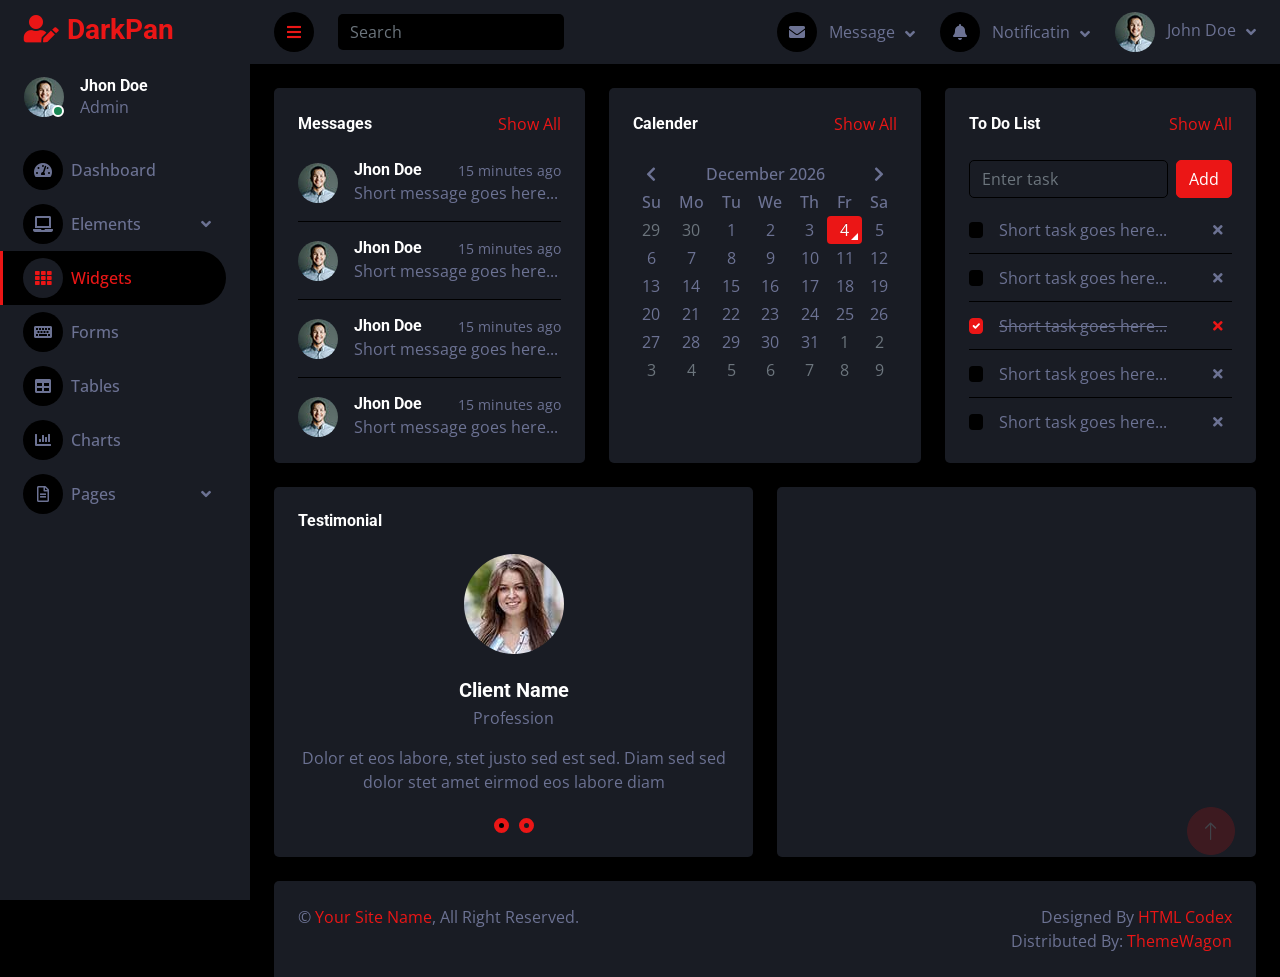
<file: EventsProject/wwwroot/darkpan-1.0.0/widget.html>
<!DOCTYPE html>
<html lang="en">

<head>
    <meta charset="utf-8">
    <title>DarkPan - Bootstrap 5 Admin Template</title>
    <meta content="width=device-width, initial-scale=1.0" name="viewport">
    <meta content="" name="keywords">
    <meta content="" name="description">

    <!-- Favicon -->
    <link href="img/favicon.ico" rel="icon">

    <!-- Google Web Fonts -->
    <link rel="preconnect" href="https://fonts.googleapis.com">
    <link rel="preconnect" href="https://fonts.gstatic.com" crossorigin>
    <link href="https://fonts.googleapis.com/css2?family=Open+Sans:wght@400;600&family=Roboto:wght@500;700&display=swap" rel="stylesheet"> 
    
    <!-- Icon Font Stylesheet -->
    <link href="https://cdnjs.cloudflare.com/ajax/libs/font-awesome/5.10.0/css/all.min.css" rel="stylesheet">
    <link href="https://cdn.jsdelivr.net/npm/bootstrap-icons@1.4.1/font/bootstrap-icons.css" rel="stylesheet">

    <!-- Libraries Stylesheet -->
    <link href="lib/owlcarousel/assets/owl.carousel.min.css" rel="stylesheet">
    <link href="lib/tempusdominus/css/tempusdominus-bootstrap-4.min.css" rel="stylesheet" />

    <!-- Customized Bootstrap Stylesheet -->
    <link href="css/bootstrap.min.css" rel="stylesheet">

    <!-- Template Stylesheet -->
    <link href="css/style.css" rel="stylesheet">
</head>

<body>
    <div class="container-fluid position-relative d-flex p-0">
        <!-- Spinner Start -->
        <div id="spinner" class="show bg-dark position-fixed translate-middle w-100 vh-100 top-50 start-50 d-flex align-items-center justify-content-center">
            <div class="spinner-border text-primary" style="width: 3rem; height: 3rem;" role="status">
                <span class="sr-only">Loading...</span>
            </div>
        </div>
        <!-- Spinner End -->


        <!-- Sidebar Start -->
        <div class="sidebar pe-4 pb-3">
            <nav class="navbar bg-secondary navbar-dark">
                <a href="index.html" class="navbar-brand mx-4 mb-3">
                    <h3 class="text-primary"><i class="fa fa-user-edit me-2"></i>DarkPan</h3>
                </a>
                <div class="d-flex align-items-center ms-4 mb-4">
                    <div class="position-relative">
                        <img class="rounded-circle" src="img/user.jpg" alt="" style="width: 40px; height: 40px;">
                        <div class="bg-success rounded-circle border border-2 border-white position-absolute end-0 bottom-0 p-1"></div>
                    </div>
                    <div class="ms-3">
                        <h6 class="mb-0">Jhon Doe</h6>
                        <span>Admin</span>
                    </div>
                </div>
                <div class="navbar-nav w-100">
                    <a href="index.html" class="nav-item nav-link"><i class="fa fa-tachometer-alt me-2"></i>Dashboard</a>
                    <div class="nav-item dropdown">
                        <a href="#" class="nav-link dropdown-toggle" data-bs-toggle="dropdown"><i class="fa fa-laptop me-2"></i>Elements</a>
                        <div class="dropdown-menu bg-transparent border-0">
                            <a href="button.html" class="dropdown-item">Buttons</a>
                            <a href="typography.html" class="dropdown-item">Typography</a>
                            <a href="element.html" class="dropdown-item">Other Elements</a>
                        </div>
                    </div>
                    <a href="widget.html" class="nav-item nav-link active"><i class="fa fa-th me-2"></i>Widgets</a>
                    <a href="form.html" class="nav-item nav-link"><i class="fa fa-keyboard me-2"></i>Forms</a>
                    <a href="table.html" class="nav-item nav-link"><i class="fa fa-table me-2"></i>Tables</a>
                    <a href="chart.html" class="nav-item nav-link"><i class="fa fa-chart-bar me-2"></i>Charts</a>
                    <div class="nav-item dropdown">
                        <a href="#" class="nav-link dropdown-toggle" data-bs-toggle="dropdown"><i class="far fa-file-alt me-2"></i>Pages</a>
                        <div class="dropdown-menu bg-transparent border-0">
                            <a href="signin.html" class="dropdown-item">Sign In</a>
                            <a href="signup.html" class="dropdown-item">Sign Up</a>
                            <a href="404.html" class="dropdown-item">404 Error</a>
                            <a href="blank.html" class="dropdown-item">Blank Page</a>
                        </div>
                    </div>
                </div>
            </nav>
        </div>
        <!-- Sidebar End -->


        <!-- Content Start -->
        <div class="content">
            <!-- Navbar Start -->
            <nav class="navbar navbar-expand bg-secondary navbar-dark sticky-top px-4 py-0">
                <a href="index.html" class="navbar-brand d-flex d-lg-none me-4">
                    <h2 class="text-primary mb-0"><i class="fa fa-user-edit"></i></h2>
                </a>
                <a href="#" class="sidebar-toggler flex-shrink-0">
                    <i class="fa fa-bars"></i>
                </a>
                <form class="d-none d-md-flex ms-4">
                    <input class="form-control bg-dark border-0" type="search" placeholder="Search">
                </form>
                <div class="navbar-nav align-items-center ms-auto">
                    <div class="nav-item dropdown">
                        <a href="#" class="nav-link dropdown-toggle" data-bs-toggle="dropdown">
                            <i class="fa fa-envelope me-lg-2"></i>
                            <span class="d-none d-lg-inline-flex">Message</span>
                        </a>
                        <div class="dropdown-menu dropdown-menu-end bg-secondary border-0 rounded-0 rounded-bottom m-0">
                            <a href="#" class="dropdown-item">
                                <div class="d-flex align-items-center">
                                    <img class="rounded-circle" src="img/user.jpg" alt="" style="width: 40px; height: 40px;">
                                    <div class="ms-2">
                                        <h6 class="fw-normal mb-0">Jhon send you a message</h6>
                                        <small>15 minutes ago</small>
                                    </div>
                                </div>
                            </a>
                            <hr class="dropdown-divider">
                            <a href="#" class="dropdown-item">
                                <div class="d-flex align-items-center">
                                    <img class="rounded-circle" src="img/user.jpg" alt="" style="width: 40px; height: 40px;">
                                    <div class="ms-2">
                                        <h6 class="fw-normal mb-0">Jhon send you a message</h6>
                                        <small>15 minutes ago</small>
                                    </div>
                                </div>
                            </a>
                            <hr class="dropdown-divider">
                            <a href="#" class="dropdown-item">
                                <div class="d-flex align-items-center">
                                    <img class="rounded-circle" src="img/user.jpg" alt="" style="width: 40px; height: 40px;">
                                    <div class="ms-2">
                                        <h6 class="fw-normal mb-0">Jhon send you a message</h6>
                                        <small>15 minutes ago</small>
                                    </div>
                                </div>
                            </a>
                            <hr class="dropdown-divider">
                            <a href="#" class="dropdown-item text-center">See all message</a>
                        </div>
                    </div>
                    <div class="nav-item dropdown">
                        <a href="#" class="nav-link dropdown-toggle" data-bs-toggle="dropdown">
                            <i class="fa fa-bell me-lg-2"></i>
                            <span class="d-none d-lg-inline-flex">Notificatin</span>
                        </a>
                        <div class="dropdown-menu dropdown-menu-end bg-secondary border-0 rounded-0 rounded-bottom m-0">
                            <a href="#" class="dropdown-item">
                                <h6 class="fw-normal mb-0">Profile updated</h6>
                                <small>15 minutes ago</small>
                            </a>
                            <hr class="dropdown-divider">
                            <a href="#" class="dropdown-item">
                                <h6 class="fw-normal mb-0">New user added</h6>
                                <small>15 minutes ago</small>
                            </a>
                            <hr class="dropdown-divider">
                            <a href="#" class="dropdown-item">
                                <h6 class="fw-normal mb-0">Password changed</h6>
                                <small>15 minutes ago</small>
                            </a>
                            <hr class="dropdown-divider">
                            <a href="#" class="dropdown-item text-center">See all notifications</a>
                        </div>
                    </div>
                    <div class="nav-item dropdown">
                        <a href="#" class="nav-link dropdown-toggle" data-bs-toggle="dropdown">
                            <img class="rounded-circle me-lg-2" src="img/user.jpg" alt="" style="width: 40px; height: 40px;">
                            <span class="d-none d-lg-inline-flex">John Doe</span>
                        </a>
                        <div class="dropdown-menu dropdown-menu-end bg-secondary border-0 rounded-0 rounded-bottom m-0">
                            <a href="#" class="dropdown-item">My Profile</a>
                            <a href="#" class="dropdown-item">Settings</a>
                            <a href="#" class="dropdown-item">Log Out</a>
                        </div>
                    </div>
                </div>
            </nav>
            <!-- Navbar End -->


            <!-- Widget Start -->
            <div class="container-fluid pt-4 px-4">
                <div class="row g-4">
                    <div class="col-sm-12 col-md-6 col-xl-4">
                        <div class="h-100 bg-secondary rounded p-4">
                            <div class="d-flex align-items-center justify-content-between mb-2">
                                <h6 class="mb-0">Messages</h6>
                                <a href="">Show All</a>
                            </div>
                            <div class="d-flex align-items-center border-bottom py-3">
                                <img class="rounded-circle flex-shrink-0" src="img/user.jpg" alt="" style="width: 40px; height: 40px;">
                                <div class="w-100 ms-3">
                                    <div class="d-flex w-100 justify-content-between">
                                        <h6 class="mb-0">Jhon Doe</h6>
                                        <small>15 minutes ago</small>
                                    </div>
                                    <span>Short message goes here...</span>
                                </div>
                            </div>
                            <div class="d-flex align-items-center border-bottom py-3">
                                <img class="rounded-circle flex-shrink-0" src="img/user.jpg" alt="" style="width: 40px; height: 40px;">
                                <div class="w-100 ms-3">
                                    <div class="d-flex w-100 justify-content-between">
                                        <h6 class="mb-0">Jhon Doe</h6>
                                        <small>15 minutes ago</small>
                                    </div>
                                    <span>Short message goes here...</span>
                                </div>
                            </div>
                            <div class="d-flex align-items-center border-bottom py-3">
                                <img class="rounded-circle flex-shrink-0" src="img/user.jpg" alt="" style="width: 40px; height: 40px;">
                                <div class="w-100 ms-3">
                                    <div class="d-flex w-100 justify-content-between">
                                        <h6 class="mb-0">Jhon Doe</h6>
                                        <small>15 minutes ago</small>
                                    </div>
                                    <span>Short message goes here...</span>
                                </div>
                            </div>
                            <div class="d-flex align-items-center pt-3">
                                <img class="rounded-circle flex-shrink-0" src="img/user.jpg" alt="" style="width: 40px; height: 40px;">
                                <div class="w-100 ms-3">
                                    <div class="d-flex w-100 justify-content-between">
                                        <h6 class="mb-0">Jhon Doe</h6>
                                        <small>15 minutes ago</small>
                                    </div>
                                    <span>Short message goes here...</span>
                                </div>
                            </div>
                        </div>
                    </div>
                    <div class="col-sm-12 col-md-6 col-xl-4">
                        <div class="h-100 bg-secondary rounded p-4">
                            <div class="d-flex align-items-center justify-content-between mb-4">
                                <h6 class="mb-0">Calender</h6>
                                <a href="">Show All</a>
                            </div>
                            <div id="calender"></div>
                        </div>
                    </div>
                    <div class="col-sm-12 col-md-6 col-xl-4">
                        <div class="h-100 bg-secondary rounded p-4">
                            <div class="d-flex align-items-center justify-content-between mb-4">
                                <h6 class="mb-0">To Do List</h6>
                                <a href="">Show All</a>
                            </div>
                            <div class="d-flex mb-2">
                                <input class="form-control bg-transparent" type="text" placeholder="Enter task">
                                <button type="button" class="btn btn-primary ms-2">Add</button>
                            </div>
                            <div class="d-flex align-items-center border-bottom py-2">
                                <input class="form-check-input m-0" type="checkbox">
                                <div class="w-100 ms-3">
                                    <div class="d-flex w-100 align-items-center justify-content-between">
                                        <span>Short task goes here...</span>
                                        <button class="btn btn-sm"><i class="fa fa-times"></i></button>
                                    </div>
                                </div>
                            </div>
                            <div class="d-flex align-items-center border-bottom py-2">
                                <input class="form-check-input m-0" type="checkbox">
                                <div class="w-100 ms-3">
                                    <div class="d-flex w-100 align-items-center justify-content-between">
                                        <span>Short task goes here...</span>
                                        <button class="btn btn-sm"><i class="fa fa-times"></i></button>
                                    </div>
                                </div>
                            </div>
                            <div class="d-flex align-items-center border-bottom py-2">
                                <input class="form-check-input m-0" type="checkbox" checked>
                                <div class="w-100 ms-3">
                                    <div class="d-flex w-100 align-items-center justify-content-between">
                                        <span><del>Short task goes here...</del></span>
                                        <button class="btn btn-sm text-primary"><i class="fa fa-times"></i></button>
                                    </div>
                                </div>
                            </div>
                            <div class="d-flex align-items-center border-bottom py-2">
                                <input class="form-check-input m-0" type="checkbox">
                                <div class="w-100 ms-3">
                                    <div class="d-flex w-100 align-items-center justify-content-between">
                                        <span>Short task goes here...</span>
                                        <button class="btn btn-sm"><i class="fa fa-times"></i></button>
                                    </div>
                                </div>
                            </div>
                            <div class="d-flex align-items-center pt-2">
                                <input class="form-check-input m-0" type="checkbox">
                                <div class="w-100 ms-3">
                                    <div class="d-flex w-100 align-items-center justify-content-between">
                                        <span>Short task goes here...</span>
                                        <button class="btn btn-sm"><i class="fa fa-times"></i></button>
                                    </div>
                                </div>
                            </div>
                        </div>
                    </div>
                    <div class="col-sm-12 col-xl-6">
                        <div class="bg-secondary rounded h-100 p-4">
                            <h6 class="mb-4">Testimonial</h6>
                            <div class="owl-carousel testimonial-carousel">
                                <div class="testimonial-item text-center">
                                    <img class="img-fluid rounded-circle mx-auto mb-4" src="img/testimonial-1.jpg" style="width: 100px; height: 100px;">
                                    <h5 class="mb-1">Client Name</h5>
                                    <p>Profession</p>
                                    <p class="mb-0">Dolor et eos labore, stet justo sed est sed. Diam sed sed dolor stet amet eirmod eos labore diam</p>
                                </div>
                                <div class="testimonial-item text-center">
                                    <img class="img-fluid rounded-circle mx-auto mb-4" src="img/testimonial-2.jpg" style="width: 100px; height: 100px;">
                                    <h5 class="mb-1">Client Name</h5>
                                    <p>Profession</p>
                                    <p class="mb-0">Dolor et eos labore, stet justo sed est sed. Diam sed sed dolor stet amet eirmod eos labore diam</p>
                                </div>
                            </div>
                        </div>
                    </div>
                    <div class="col-sm-12 col-xl-6">
                        <div class="bg-secondary rounded h-100 p-4">
                            <iframe class="position-relative rounded w-100 h-100"
                            src="https://www.google.com/maps/embed?pb=!1m18!1m12!1m3!1d3001156.4288297426!2d-78.01371936852176!3d42.72876761954724!2m3!1f0!2f0!3f0!3m2!1i1024!2i768!4f13.1!3m3!1m2!1s0x4ccc4bf0f123a5a9%3A0xddcfc6c1de189567!2sNew%20York%2C%20USA!5e0!3m2!1sen!2sbd!4v1603794290143!5m2!1sen!2sbd"
                            frameborder="0" allowfullscreen="" aria-hidden="false"
                            tabindex="0" style="filter: grayscale(100%) invert(92%) contrast(83%); border: 0;"></iframe>
                        </div>
                    </div>
                </div>
            </div>
            <!-- Widget End -->


            <!-- Footer Start -->
            <div class="container-fluid pt-4 px-4">
                <div class="bg-secondary rounded-top p-4">
                    <div class="row">
                        <div class="col-12 col-sm-6 text-center text-sm-start">
                            &copy; <a href="#">Your Site Name</a>, All Right Reserved. 
                        </div>
                        <div class="col-12 col-sm-6 text-center text-sm-end">
                            <!--/*** This template is free as long as you keep the footer author’s credit link/attribution link/backlink. If you'd like to use the template without the footer author’s credit link/attribution link/backlink, you can purchase the Credit Removal License from "https://htmlcodex.com/credit-removal". Thank you for your support. ***/-->
                            Designed By <a href="https://htmlcodex.com">HTML Codex</a>
                            <br>Distributed By: <a href="https://themewagon.com" target="_blank">ThemeWagon</a>
                        </div>
                    </div>
                </div>
            </div>
            <!-- Footer End -->
        </div>
        <!-- Content End -->


        <!-- Back to Top -->
        <a href="#" class="btn btn-lg btn-primary btn-lg-square back-to-top"><i class="bi bi-arrow-up"></i></a>
    </div>

    <!-- JavaScript Libraries -->
    <script src="https://code.jquery.com/jquery-3.4.1.min.js"></script>
    <script src="https://cdn.jsdelivr.net/npm/bootstrap@5.0.0/dist/js/bootstrap.bundle.min.js"></script>
    <script src="lib/chart/chart.min.js"></script>
    <script src="lib/easing/easing.min.js"></script>
    <script src="lib/waypoints/waypoints.min.js"></script>
    <script src="lib/owlcarousel/owl.carousel.min.js"></script>
    <script src="lib/tempusdominus/js/moment.min.js"></script>
    <script src="lib/tempusdominus/js/moment-timezone.min.js"></script>
    <script src="lib/tempusdominus/js/tempusdominus-bootstrap-4.min.js"></script>

    <!-- Template Javascript -->
    <script src="js/main.js"></script>
</body>

</html>
</file>
<file: EventsProject/wwwroot/darkpan-1.0.0/css/style.css>
/********** Template CSS **********/
:root {
    --primary: #EB1616;
    --secondary: #191C24;
    --light: #6C7293;
    --dark: #000000;
}

.back-to-top {
    position: fixed;
    display: none;
    right: 45px;
    bottom: 45px;
    z-index: 99;
}


/*** Spinner ***/
#spinner {
    opacity: 0;
    visibility: hidden;
    transition: opacity .5s ease-out, visibility 0s linear .5s;
    z-index: 99999;
}

#spinner.show {
    transition: opacity .5s ease-out, visibility 0s linear 0s;
    visibility: visible;
    opacity: 1;
}


/*** Button ***/
.btn {
    transition: .5s;
}

.btn-square {
    width: 38px;
    height: 38px;
}

.btn-sm-square {
    width: 32px;
    height: 32px;
}

.btn-lg-square {
    width: 48px;
    height: 48px;
}

.btn-square,
.btn-sm-square,
.btn-lg-square {
    padding: 0;
    display: inline-flex;
    align-items: center;
    justify-content: center;
    font-weight: normal;
    border-radius: 50px;
}


/*** Layout ***/
.sidebar {
    position: fixed;
    top: 0;
    left: 0;
    bottom: 0;
    width: 250px;
    height: 100vh;
    overflow-y: auto;
    background: var(--secondary);
    transition: 0.5s;
    z-index: 999;
}

.content {
    margin-left: 250px;
    min-height: 100vh;
    background: var(--dark);
    transition: 0.5s;
}

@media (min-width: 992px) {
    .sidebar {
        margin-left: 0;
    }

    .sidebar.open {
        margin-left: -250px;
    }

    .content {
        width: calc(100% - 250px);
    }

    .content.open {
        width: 100%;
        margin-left: 0;
    }
}

@media (max-width: 991.98px) {
    .sidebar {
        margin-left: -250px;
    }

    .sidebar.open {
        margin-left: 0;
    }

    .content {
        width: 100%;
        margin-left: 0;
    }
}


/*** Navbar ***/
.sidebar .navbar .navbar-nav .nav-link {
    padding: 7px 20px;
    color: var(--light);
    font-weight: 500;
    border-left: 3px solid var(--secondary);
    border-radius: 0 30px 30px 0;
    outline: none;
}

.sidebar .navbar .navbar-nav .nav-link:hover,
.sidebar .navbar .navbar-nav .nav-link.active {
    color: var(--primary);
    background: var(--dark);
    border-color: var(--primary);
}

.sidebar .navbar .navbar-nav .nav-link i {
    width: 40px;
    height: 40px;
    display: inline-flex;
    align-items: center;
    justify-content: center;
    background: var(--dark);
    border-radius: 40px;
}

.sidebar .navbar .navbar-nav .nav-link:hover i,
.sidebar .navbar .navbar-nav .nav-link.active i {
    background: var(--secondary);
}

.sidebar .navbar .dropdown-toggle::after {
    position: absolute;
    top: 15px;
    right: 15px;
    border: none;
    content: "\f107";
    font-family: "Font Awesome 5 Free";
    font-weight: 900;
    transition: .5s;
}

.sidebar .navbar .dropdown-toggle[aria-expanded=true]::after {
    transform: rotate(-180deg);
}

.sidebar .navbar .dropdown-item {
    padding-left: 25px;
    border-radius: 0 30px 30px 0;
    color: var(--light);
}

.sidebar .navbar .dropdown-item:hover,
.sidebar .navbar .dropdown-item.active {
    background: var(--dark);
}

.content .navbar .navbar-nav .nav-link {
    margin-left: 25px;
    padding: 12px 0;
    color: var(--light);
    outline: none;
}

.content .navbar .navbar-nav .nav-link:hover,
.content .navbar .navbar-nav .nav-link.active {
    color: var(--primary);
}

.content .navbar .sidebar-toggler,
.content .navbar .navbar-nav .nav-link i {
    width: 40px;
    height: 40px;
    display: inline-flex;
    align-items: center;
    justify-content: center;
    background: var(--dark);
    border-radius: 40px;
}

.content .navbar .dropdown-item {
    color: var(--light);
}

.content .navbar .dropdown-item:hover,
.content .navbar .dropdown-item.active {
    background: var(--dark);
}

.content .navbar .dropdown-toggle::after {
    margin-left: 6px;
    vertical-align: middle;
    border: none;
    content: "\f107";
    font-family: "Font Awesome 5 Free";
    font-weight: 900;
    transition: .5s;
}

.content .navbar .dropdown-toggle[aria-expanded=true]::after {
    transform: rotate(-180deg);
}

@media (max-width: 575.98px) {
    .content .navbar .navbar-nav .nav-link {
        margin-left: 15px;
    }
}


/*** Date Picker ***/
.bootstrap-datetimepicker-widget.bottom {
    top: auto !important;
}

.bootstrap-datetimepicker-widget .table * {
    border-bottom-width: 0px;
}

.bootstrap-datetimepicker-widget .table th {
    font-weight: 500;
}

.bootstrap-datetimepicker-widget.dropdown-menu {
    padding: 10px;
    border-radius: 2px;
}

.bootstrap-datetimepicker-widget table td.active,
.bootstrap-datetimepicker-widget table td.active:hover {
    background: var(--primary);
}

.bootstrap-datetimepicker-widget table td.today::before {
    border-bottom-color: var(--primary);
}


/*** Testimonial ***/
.progress .progress-bar {
    width: 0px;
    transition: 2s;
}


/*** Testimonial ***/
.testimonial-carousel .owl-dots {
    margin-top: 24px;
    display: flex;
    align-items: flex-end;
    justify-content: center;
}

.testimonial-carousel .owl-dot {
    position: relative;
    display: inline-block;
    margin: 0 5px;
    width: 15px;
    height: 15px;
    border: 5px solid var(--primary);
    border-radius: 15px;
    transition: .5s;
}

.testimonial-carousel .owl-dot.active {
    background: var(--dark);
    border-color: var(--primary);
}
</file>
<file: EventsProject/wwwroot/kaiadmin-lite-1.2.0/assets/css/demo.css>
.gg-check {
  box-sizing: border-box;
  position: relative;
  display: block;
  transform: scale(var(--ggs, 1));
  width: 22px;
  height: 22px;
  border: 2px solid transparent;
  border-radius: 100px; }
  .gg-check::after {
    content: "";
    display: block;
    box-sizing: border-box;
    position: absolute;
    left: 3px;
    top: -1px;
    width: 6px;
    height: 10px;
    border-width: 0 2px 2px 0;
    border-style: solid;
    transform-origin: bottom left;
    transform: rotate(45deg); }

.custom-template {
  position: fixed;
  top: 50%;
  transform: translateY(-50%);
  right: -325px;
  width: 325px;
  height: max-content;
  display: block;
  z-index: 1;
  background: #ffffff;
  transition: all .3s;
  z-index: 1003;
  box-shadow: -1px 1px 20px rgba(69, 65, 78, 0.15);
  border-top-left-radius: 5px;
  border-bottom-left-radius: 5px;
  transition: all .5s; }
  .custom-template.open {
    right: 0px; }
  .custom-template .custom-toggle {
    position: absolute;
    width: 45px;
    height: 45px;
    background: #5867dd;
    top: 50%;
    left: -45px;
    transform: translateY(-50%);
    display: flex;
    align-items: center;
    justify-content: center;
    text-align: center;
    border-top-left-radius: 30px;
    border-bottom-left-radius: 30px;
    /*border-right: 1px solid #177dff;*/
    cursor: pointer;
    color: #ffffff;
    box-shadow: -5px 5px 20px rgba(69, 65, 78, 0.21); }
    .custom-template .custom-toggle i {
      font-size: 20px;
      animation: 1.3s spin linear infinite; }
  .custom-template .title {
    padding: 15px;
    text-align: left;
    font-size: 16px;
    font-weight: 600;
    color: #ffffff;
    border-top-left-radius: 5px;
    border-bottom: 1px solid #ebedf2;
    background: #5867dd; }
  .custom-template .custom-content {
    padding: 20px 15px;
    max-height: calc(100vh - 90px);
    overflow: auto; }
  .custom-template .switcher {
    padding: 5px 0; }
  .custom-template .switch-block h4 {
    font-size: 13px;
    font-weight: 600;
    color: #444;
    line-height: 1.3;
    margin-bottom: 0;
    text-transform: uppercase; }
  .custom-template .btnSwitch {
    margin-top: 20px;
    margin-bottom: 25px; }
    .custom-template .btnSwitch button {
      border: 0px;
      height: 22px;
      width: 22px;
      outline: 0;
      margin-right: 6px;
      margin-bottom: 6px;
      cursor: pointer;
      padding: 0;
      border-radius: 50%;
      border: 2px solid #ededed;
      position: relative;
      transition: all .2s; }
      .custom-template .btnSwitch button:hover {
        border-color: #0bf; }
      .custom-template .btnSwitch button.selected {
        border-color: #0bf;
        display: inline-flex;
        align-items: center; }
      .custom-template .btnSwitch button:not([data-color="white"], [data-color="bg1"], [data-color="bg2"], [data-color="bg3"]) .gg-check:after {
        border-color: #fff; }
  .custom-template .img-pick {
    padding: 4px;
    min-height: 100px;
    border-radius: 5px;
    cursor: pointer; }
    .custom-template .img-pick img {
      height: 100%;
      height: 100px;
      width: 100%;
      border-radius: 5px;
      border: 2px solid transparent; }
    .custom-template .img-pick:hover img, .custom-template .img-pick.active img {
      border-color: #177dff; }

.demo .btn, .demo .progress {
  margin-bottom: 15px !important; }
.demo .form-check-label, .demo .form-radio-label, .demo .toggle, .demo .btn-group {
  margin-right: 15px; }
.demo #slider {
  margin-bottom: 15px; }

.table-typo tbody > tr > td {
  border-color: #fafafa; }
  .table-typo tbody > tr > td:first-child {
    min-width: 200px;
    vertical-align: bottom; }
    .table-typo tbody > tr > td:first-child p {
      font-size: 14px;
      color: #333; }

.demo-icon {
  display: flex;
  flex-direction: row;
  align-items: center;
  margin-bottom: 20px;
  padding: 10px;
  transition: all .2s; }
  .demo-icon:hover {
    background-color: #f4f5f8;
    border-radius: 3px; }
  .demo-icon .icon-preview {
    font-size: 1.8rem;
    margin-right: 10px;
    line-height: 1;
    color: #333439; }

body[data-background-color="dark"] .demo-icon .icon-preview {
  color: #969696; }

.demo-icon .icon-class {
  font-weight: 300;
  font-size: 13px;
  color: #777; }

body[data-background-color="dark"] .demo-icon .icon-class {
  color: #a9a8a8; }

.form-show-notify .form-control {
  margin-bottom: 15px; }
.form-show-notify label {
  padding-top: 0.65rem; }

.map-demo {
  height: 300px; }

#instructions li {
  padding: 5px 0; }

.row-demo-grid {
  margin-bottom: 15px; }
  .row-demo-grid [class^="col"] {
    text-align: center; }
    .row-demo-grid [class^="col"] .card-body {
      background: #ddd; }

.btnSwitch button[data-color="white"] {
  background-color: #fff; }
.btnSwitch button[data-color="grey"] {
  background-color: #f1f1f1; }
.btnSwitch button[data-color="black"] {
  background-color: #191919; }
.btnSwitch button[data-color="dark"] {
  background-color: #1a2035; }
.btnSwitch button[data-color="blue"] {
  background-color: #1572E8; }
.btnSwitch button[data-color="purple"] {
  background-color: #6861CE; }
.btnSwitch button[data-color="light-blue"] {
  background-color: #48ABF7; }
.btnSwitch button[data-color="green"] {
  background-color: #31CE36; }
.btnSwitch button[data-color="orange"] {
  background-color: #FFAD46; }
.btnSwitch button[data-color="red"] {
  background-color: #F25961; }
.btnSwitch button[data-color="dark2"] {
  background-color: #1f283e; }
.btnSwitch button[data-color="blue2"] {
  background-color: #1269DB; }
.btnSwitch button[data-color="purple2"] {
  background-color: #5C55BF; }
.btnSwitch button[data-color="light-blue2"] {
  background-color: #3697E1; }
.btnSwitch button[data-color="green2"] {
  background-color: #2BB930; }
.btnSwitch button[data-color="orange2"] {
  background-color: #FF9E27; }
.btnSwitch button[data-color="red2"] {
  background-color: #EA4d56; }
.btnSwitch button[data-color="bg1"] {
  background-color: #fafafa; }
.btnSwitch button[data-color="bg2"] {
  background-color: #fff; }
.btnSwitch button[data-color="bg3"] {
  background-color: #f1f1f1; }

#modalShowcase .btn-close {
  background: #ff0000;
  opacity: 0.7;
  display: flex; }
  #modalShowcase .btn-close svg {
    fill: #fff;
    width: 16px;
    height: 16px; }
#modalShowcase .preview-showcase {
  background: #F1F1F4;
  border-radius: 8px;
  padding: 24px 32px;
  padding-bottom: 0;
  padding-right: 0;
  overflow: hidden;
  transition: all .3s ease; }
  #modalShowcase .preview-showcase:hover {
    transform: translateY(-2.5%);
    background: #e9f6f9; }
#modalShowcase .preview-title {
  color: #071437;
  font-weight: 700;
  font-size: 16px;
  margin-bottom: 22.750px; }
#modalShowcase .preview-img {
  width: 100% !important;
  height: auto;
  object-fit: cover;
  transition: all .3s ease; }

#checkOutMoreDemos {
  display: flex;
  position: fixed;
  bottom: 12px;
  right: 12px;
  background: #fff;
  color: #252F4A;
  font-weight: 600;
  flex-direction: column;
  align-items: center;
  justify-content: center;
  width: 66px;
  height: 70px;
  font-size: 12px;
  box-shadow: -5px 5px 20px rgba(69, 65, 78, 0.21); }
  #checkOutMoreDemos i {
    width: 23px;
    height: 23px;
    font-size: 16px;
    margin-bottom: 0.5rem !important;
    padding-top: 0.25rem !important; }
  #checkOutMoreDemos:hover {
    background: #1e2129;
    color: #fff;
    opacity: 1;
    transition: color .2s ease; }

@media screen and (max-width: 1200px) {
  #modalShowcase .modal-dialog {
    padding: 3rem !important; } }
@media screen and (max-width: 550px) {
  .table-typo tr td {
    display: flex;
    align-items: center;
    word-break: break-word; }
    .table-typo tr td:first-child p {
      margin-bottom: 0px; }

  #modalShowcase .modal-dialog {
    padding: 32px !important; }
  #modalShowcase h3 {
    font-size: 16px; }
  #modalShowcase .preview-showcase {
    padding: 24px;
    padding-right: 0;
    padding-bottom: 0; } }
@media screen and (max-width: 576px) {
  .custom-template .custom-content {
    overflow: auto; }

  .form-show-notify > .text-right, .form-show-validation > .text-right {
    text-align: left !important; } }
@media screen and (max-width: 400px) {
  .custom-template {
    width: 85% !important;
    right: -85%; } }

/*# sourceMappingURL=demo.css.map */
</file>
